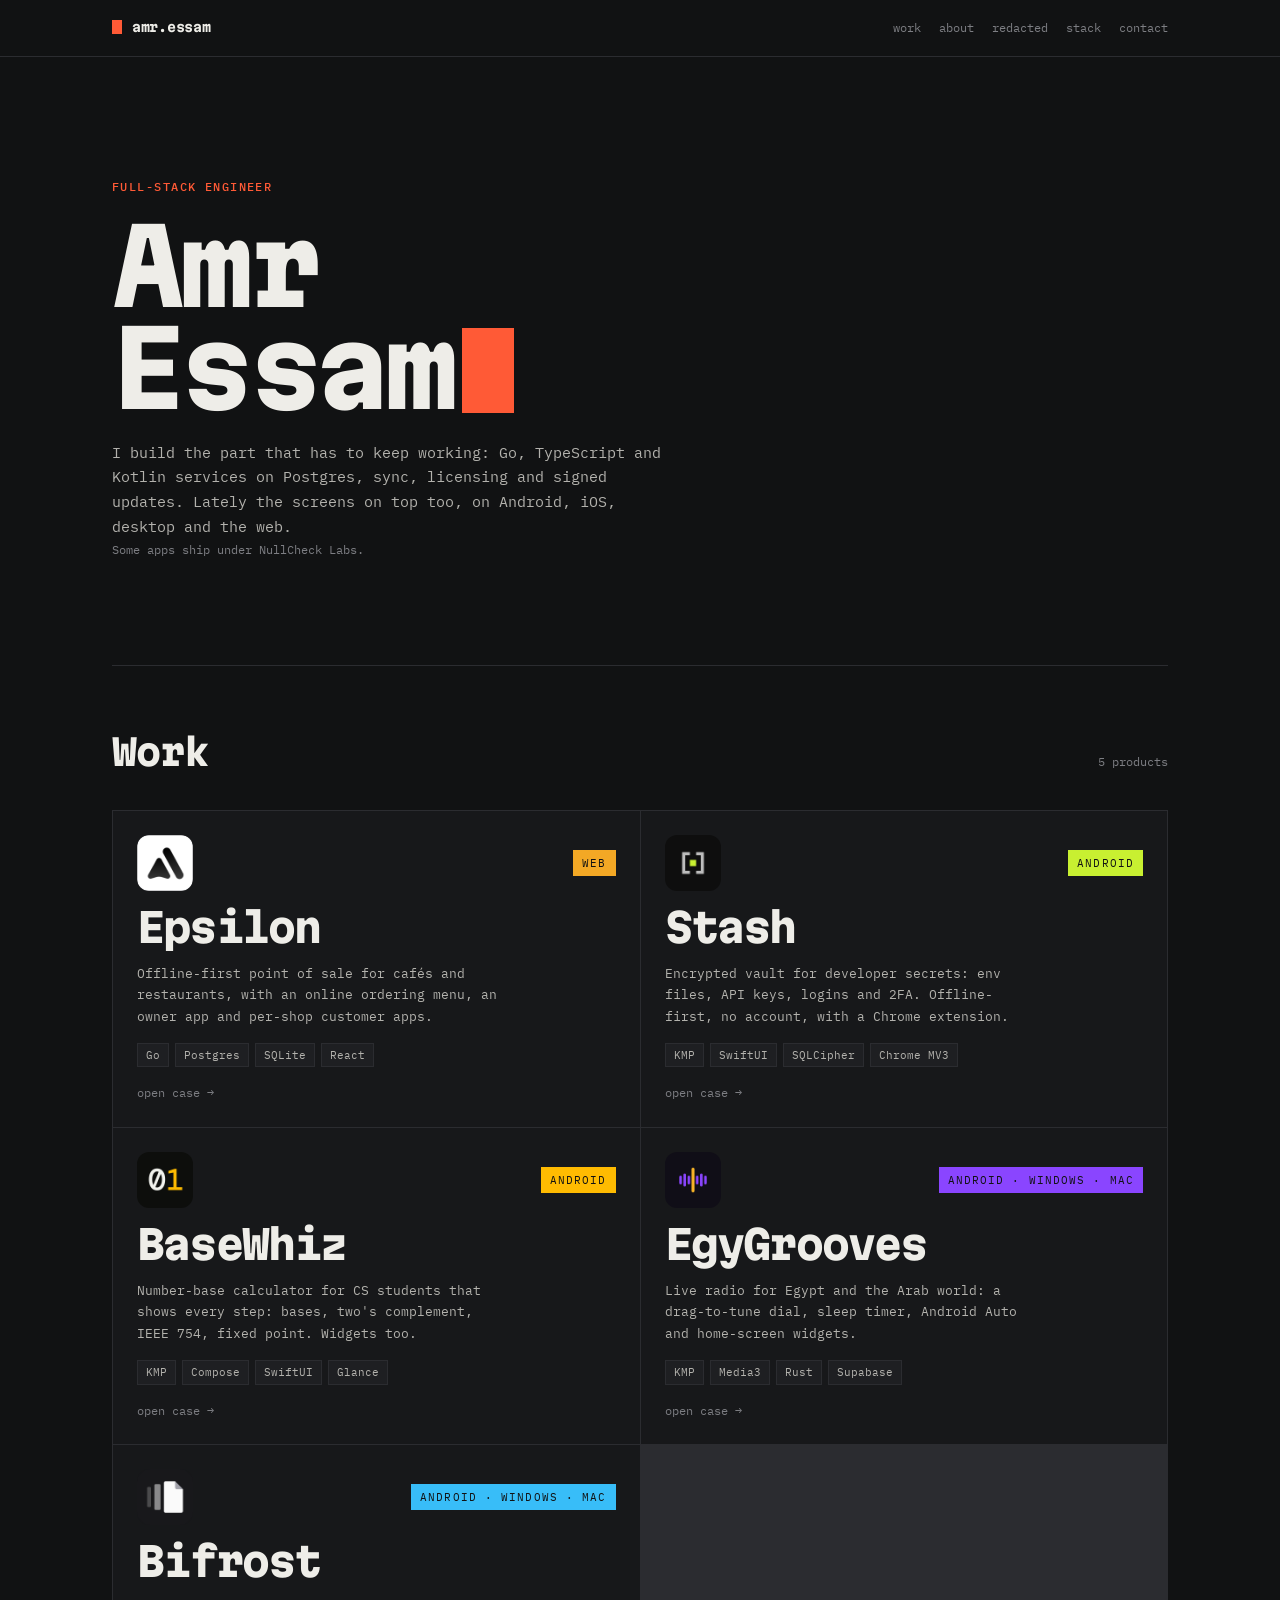
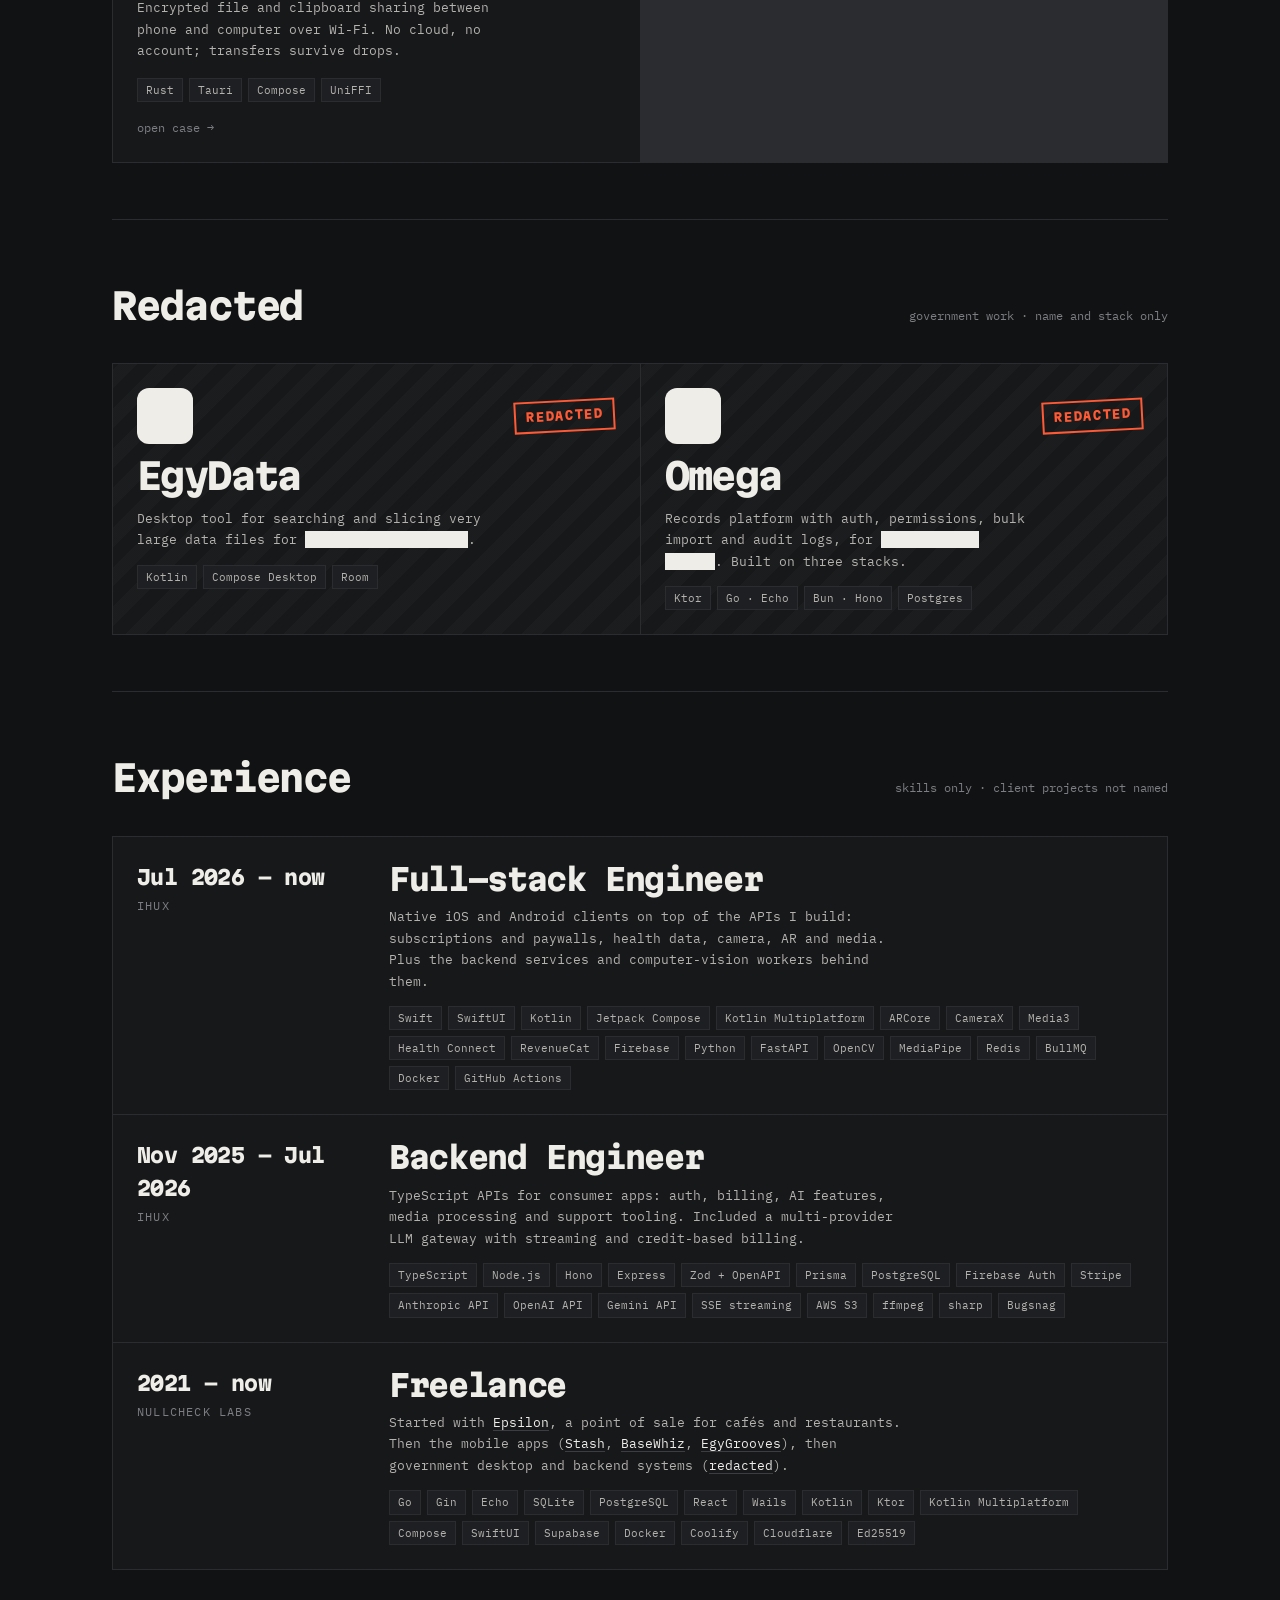
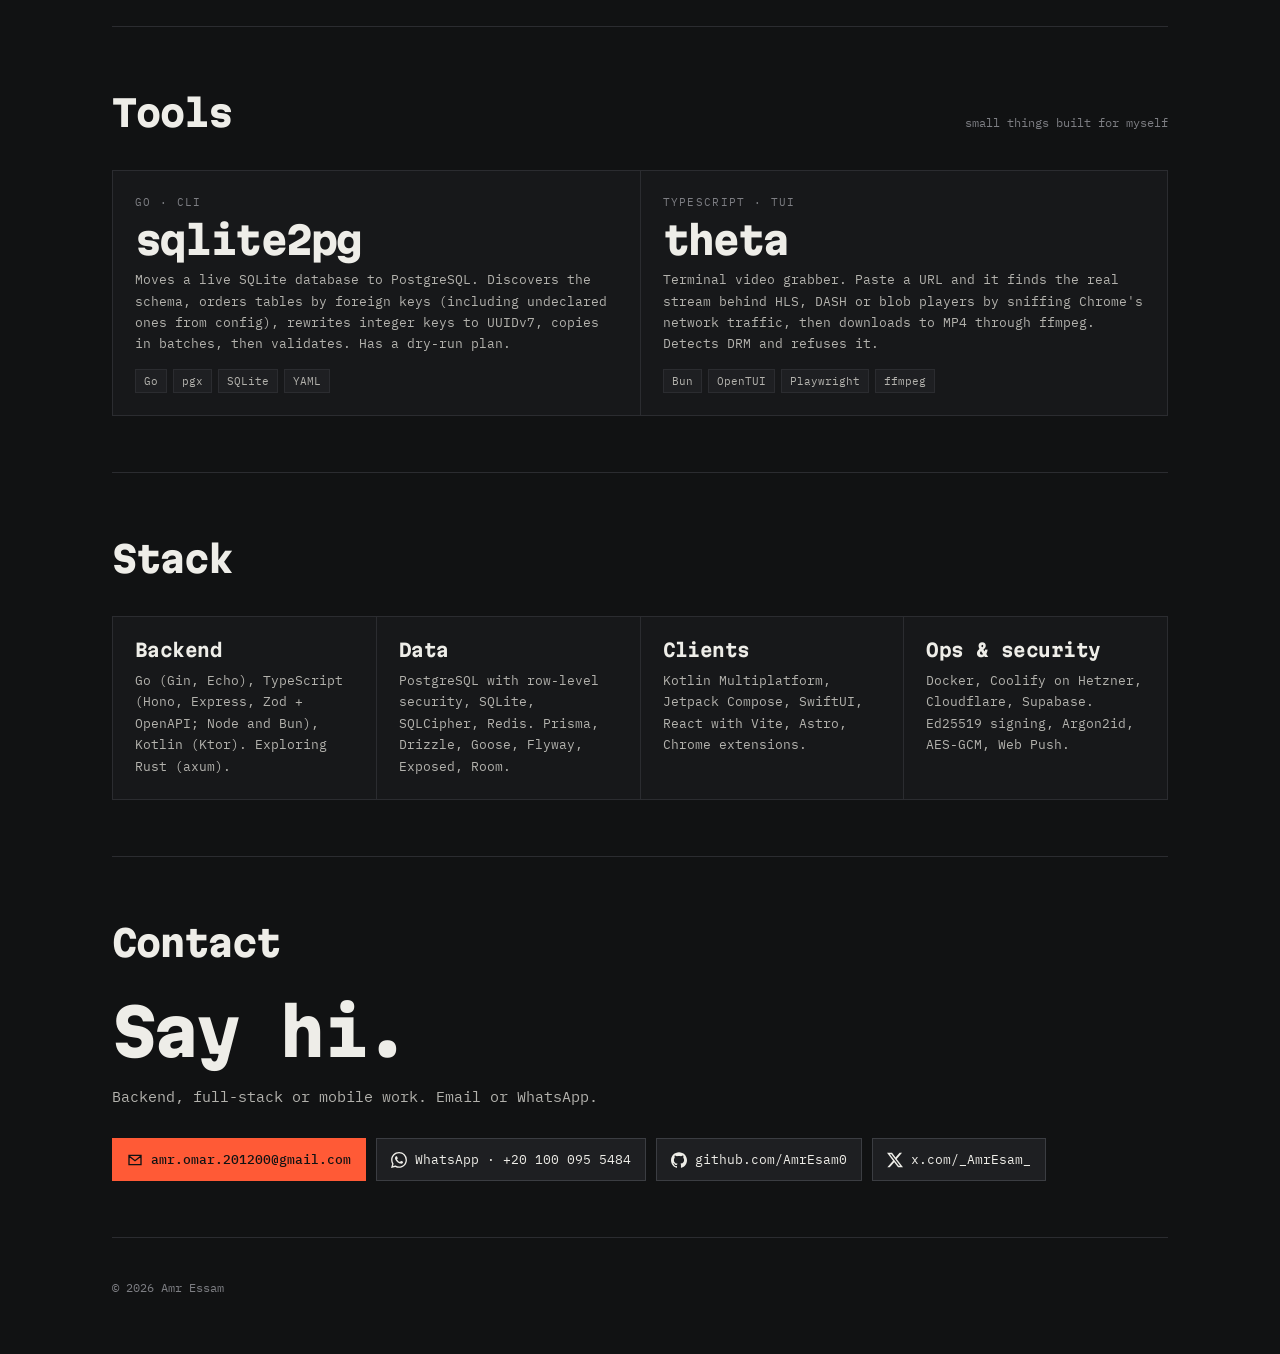
<file: index.html>
<!doctype html><html lang="en"><head><meta charset="utf-8"><meta name="viewport" content="width=device-width, initial-scale=1"><title>Amr Essam</title><meta name="description" content="Amr Essam: full-stack engineer. Go and Kotlin services, Postgres, and offline-first apps for Android, iOS, desktop and the web."><link rel="icon" href="/assets/favicon.svg"><link rel="preconnect" href="https://fonts.googleapis.com"><link rel="preconnect" href="https://fonts.gstatic.com" crossorigin><link rel="stylesheet" href="https://fonts.googleapis.com/css2?family=IBM+Plex+Mono:wght@400;500&family=Martian+Mono:wght@400;700;800&display=swap"><link rel="stylesheet" href="/assets/site.css?v=8"></head><body>
<header class="top"><div class="wrap"><a class="home" href="/">amr.essam</a><nav><a href="#work">work</a><a href="/about/">about</a><a href="#redacted">redacted</a><a class="opt" href="#stack">stack</a><a href="#contact">contact</a></nav></div></header>
<main class="wrap">
<section class="hero">
  <p class="kicker"><b>Full-stack engineer</b></p>
  <h1 class="display cursor">Amr<br>Essam</h1>
  <p class="sub">I build the part that has to keep working: Go, TypeScript and Kotlin services on Postgres, sync, licensing and signed updates. Lately the screens on top too, on Android, iOS, desktop and the web.</p>
  <p class="small">Some apps ship under NullCheck Labs.</p>
</section>

<section class="section" id="work"><div class="section-head"><h2>Work</h2><span class="small">5 products</span></div>
  <div class="grid c2">
    <a class="card" href="/epsilon/" style="--brand:#f3a825">
      <div class="card-top"><img class="card-icon" src="/assets/epsilon/icon.png" alt="Epsilon icon" width="56" height="56"><span class="status live">web</span></div>
      <span class="card-name">Epsilon</span>
      <p class="card-desc">Offline-first point of sale for cafés and restaurants, with an online ordering menu, an owner app and per-shop customer apps.</p>
      <ul class="tags"><li>Go</li><li>Postgres</li><li>SQLite</li><li>React</li></ul>
      <span class="go">open case →</span>
    </a>
    <a class="card" href="/stash/" style="--brand:#c8f031">
      <div class="card-top"><img class="card-icon" src="/assets/stash/icon.png" alt="Stash icon" width="56" height="56"><span class="status live">android</span></div>
      <span class="card-name">Stash</span>
      <p class="card-desc">Encrypted vault for developer secrets: env files, API keys, logins and 2FA. Offline-first, no account, with a Chrome extension.</p>
      <ul class="tags"><li>KMP</li><li>SwiftUI</li><li>SQLCipher</li><li>Chrome MV3</li></ul>
      <span class="go">open case →</span>
    </a>
    <a class="card" href="/basewhiz/" style="--brand:#ffbb01">
      <div class="card-top"><img class="card-icon" src="/assets/basewhiz/icon.png" alt="BaseWhiz icon" width="56" height="56"><span class="status live">android</span></div>
      <span class="card-name">BaseWhiz</span>
      <p class="card-desc">Number-base calculator for CS students that shows every step: bases, two's complement, IEEE 754, fixed point. Widgets too.</p>
      <ul class="tags"><li>KMP</li><li>Compose</li><li>SwiftUI</li><li>Glance</li></ul>
      <span class="go">open case →</span>
    </a>
    <a class="card" href="/egygrooves/" style="--brand:#8a45ff">
      <div class="card-top"><img class="card-icon" src="/assets/egygrooves/icon.png" alt="EgyGrooves icon" width="56" height="56"><span class="status live">android · windows · mac</span></div>
      <span class="card-name">EgyGrooves</span>
      <p class="card-desc">Live radio for Egypt and the Arab world: a drag-to-tune dial, sleep timer, Android Auto and home-screen widgets.</p>
      <ul class="tags"><li>KMP</li><li>Media3</li><li>Rust</li><li>Supabase</li></ul>
      <span class="go">open case →</span>
    </a>
    <a class="card" href="/bifrost/" style="--brand:#38bdf8">
      <div class="card-top"><img class="card-icon" src="/assets/bifrost/icon.png" alt="Bifrost icon" width="56" height="56"><span class="status live">android · windows · mac</span></div>
      <span class="card-name">Bifrost</span>
      <p class="card-desc">Encrypted file and clipboard sharing between phone and computer over Wi-Fi. No cloud, no account; transfers survive drops.</p>
      <ul class="tags"><li>Rust</li><li>Tauri</li><li>Compose</li><li>UniFFI</li></ul>
      <span class="go">open case →</span>
    </a>
  </div>
</section>

<section class="section" id="redacted"><div class="section-head"><h2>Redacted</h2><span class="small">government work · name and stack only</span></div>
  <div class="grid c2">
    <a class="redacted-card" href="/egydata/">
      <div class="card-top"><div class="icon-redacted" role="img" aria-label="Icon withheld"></div><span class="stamp">REDACTED</span></div>
      <span class="card-name">EgyData</span>
      <p class="card-desc">Desktop tool for searching and slicing very large data files for <span class="bar">xxxxxxxx xx xxxxxxxx</span>.</p>
      <ul class="tags"><li>Kotlin</li><li>Compose Desktop</li><li>Room</li></ul>
    </a>
    <a class="redacted-card" href="/omega/">
      <div class="card-top"><div class="icon-redacted" role="img" aria-label="Icon withheld"></div><span class="stamp">REDACTED</span></div>
      <span class="card-name">Omega</span>
      <p class="card-desc">Records platform with auth, permissions, bulk import and audit logs, for <span class="bar">xxxxxxxxx xx xxxxxx</span>. Built on three stacks.</p>
      <ul class="tags"><li>Ktor</li><li>Go · Echo</li><li>Bun · Hono</li><li>Postgres</li></ul>
    </a>
  </div>
</section>

<section class="section" id="experience"><div class="section-head"><h2>Experience</h2><span class="small">skills only · client projects not named</span></div>
  <div class="roles">
    <div class="role">
      <p class="when"><b>Jul 2026 – now</b>iHux</p>
      <div><h3>Full-stack Engineer</h3><p>Native iOS and Android clients on top of the APIs I build: subscriptions and paywalls, health data, camera, AR and media. Plus the backend services and computer-vision workers behind them.</p>
      <ul class="tags"><li>Swift</li><li>SwiftUI</li><li>Kotlin</li><li>Jetpack Compose</li><li>Kotlin Multiplatform</li><li>ARCore</li><li>CameraX</li><li>Media3</li><li>Health Connect</li><li>RevenueCat</li><li>Firebase</li><li>Python</li><li>FastAPI</li><li>OpenCV</li><li>MediaPipe</li><li>Redis</li><li>BullMQ</li><li>Docker</li><li>GitHub Actions</li></ul></div>
    </div>
    <div class="role">
      <p class="when"><b>Nov 2025 – Jul 2026</b>iHux</p>
      <div><h3>Backend Engineer</h3><p>TypeScript APIs for consumer apps: auth, billing, AI features, media processing and support tooling. Included a multi-provider LLM gateway with streaming and credit-based billing.</p>
      <ul class="tags"><li>TypeScript</li><li>Node.js</li><li>Hono</li><li>Express</li><li>Zod + OpenAPI</li><li>Prisma</li><li>PostgreSQL</li><li>Firebase Auth</li><li>Stripe</li><li>Anthropic API</li><li>OpenAI API</li><li>Gemini API</li><li>SSE streaming</li><li>AWS S3</li><li>ffmpeg</li><li>sharp</li><li>Bugsnag</li></ul></div>
    </div>
    <div class="role">
      <p class="when"><b>2021 – now</b>NullCheck Labs</p>
      <div><h3>Freelance</h3><p>Started with <a href="/epsilon/">Epsilon</a>, a point of sale for cafés and restaurants. Then the mobile apps (<a href="/stash/">Stash</a>, <a href="/basewhiz/">BaseWhiz</a>, <a href="/egygrooves/">EgyGrooves</a>), then government desktop and backend systems (<a href="/#redacted">redacted</a>).</p>
      <ul class="tags"><li>Go</li><li>Gin</li><li>Echo</li><li>SQLite</li><li>PostgreSQL</li><li>React</li><li>Wails</li><li>Kotlin</li><li>Ktor</li><li>Kotlin Multiplatform</li><li>Compose</li><li>SwiftUI</li><li>Supabase</li><li>Docker</li><li>Coolify</li><li>Cloudflare</li><li>Ed25519</li></ul></div>
    </div>
  </div>
</section>

<section class="section" id="tools"><div class="section-head"><h2>Tools</h2><span class="small">small things built for myself</span></div>
  <div class="grid c2">
    <div class="cell"><p class="label">Go · CLI</p><h3 class="num">sqlite2pg</h3><p>Moves a live SQLite database to PostgreSQL. Discovers the schema, orders tables by foreign keys (including undeclared ones from config), rewrites integer keys to UUIDv7, copies in batches, then validates. Has a dry-run plan.</p><ul class="tags"><li>Go</li><li>pgx</li><li>SQLite</li><li>YAML</li></ul></div>
    <div class="cell"><p class="label">TypeScript · TUI</p><h3 class="num">theta</h3><p>Terminal video grabber. Paste a URL and it finds the real stream behind HLS, DASH or blob players by sniffing Chrome's network traffic, then downloads to MP4 through ffmpeg. Detects DRM and refuses it.</p><ul class="tags"><li>Bun</li><li>OpenTUI</li><li>Playwright</li><li>ffmpeg</li></ul></div>
  </div>
</section>

<section class="section" id="stack"><div class="section-head"><h2>Stack</h2></div>
  <div class="grid c4">
    <div class="cell"><h3>Backend</h3><p>Go (Gin, Echo), TypeScript (Hono, Express, Zod + OpenAPI; Node and Bun), Kotlin (Ktor). Exploring Rust (axum).</p></div>
    <div class="cell"><h3>Data</h3><p>PostgreSQL with row-level security, SQLite, SQLCipher, Redis. Prisma, Drizzle, Goose, Flyway, Exposed, Room.</p></div>
    <div class="cell"><h3>Clients</h3><p>Kotlin Multiplatform, Jetpack Compose, SwiftUI, React with Vite, Astro, Chrome extensions.</p></div>
    <div class="cell"><h3>Ops &amp; security</h3><p>Docker, Coolify on Hetzner, Cloudflare, Supabase. Ed25519 signing, Argon2id, AES-GCM, Web Push.</p></div>
  </div>
</section>

<section class="section" id="contact"><div class="section-head"><h2>Contact</h2></div>
  <p class="display md">Say hi.</p>
  <p class="sub">Backend, full-stack or mobile work. Email or WhatsApp.</p>
  <div class="actions"><a class="btn solid" href="mailto:amr.omar.201200@gmail.com"><svg aria-hidden="true" focusable="false" width="16" height="16" viewBox="0 0 24 24"><path fill="none" stroke="currentColor" stroke-width="2" d="M3 5h18v14H3zM3 6l9 7 9-7"/></svg>amr.omar.201200@gmail.com</a><a class="btn" href="https://wa.me/201000955484"><svg aria-hidden="true" focusable="false" width="16" height="16" viewBox="0 0 24 24"><path fill="currentColor" d="M17.472 14.382c-.297-.149-1.758-.867-2.03-.967-.273-.099-.471-.148-.67.15-.197.297-.767.966-.94 1.164-.173.199-.347.223-.644.075-.297-.15-1.255-.463-2.39-1.475-.883-.788-1.48-1.761-1.653-2.059-.173-.297-.018-.458.13-.606.134-.133.298-.347.446-.52.149-.174.198-.298.298-.497.099-.198.05-.371-.025-.52-.075-.149-.669-1.612-.916-2.207-.242-.579-.487-.5-.669-.51-.173-.008-.371-.01-.57-.01-.198 0-.52.074-.792.372-.272.297-1.04 1.016-1.04 2.479 0 1.462 1.065 2.875 1.213 3.074.149.198 2.096 3.2 5.077 4.487.709.306 1.262.489 1.694.625.712.227 1.36.195 1.871.118.571-.085 1.758-.719 2.006-1.413.248-.694.248-1.289.173-1.413-.074-.124-.272-.198-.57-.347m-5.421 7.403h-.004a9.87 9.87 0 0 1-5.031-1.378l-.361-.214-3.741.982.998-3.648-.235-.374a9.86 9.86 0 0 1-1.51-5.26c.001-5.45 4.436-9.884 9.888-9.884 2.64 0 5.122 1.03 6.988 2.898a9.825 9.825 0 0 1 2.893 6.994c-.003 5.45-4.437 9.884-9.885 9.884m8.413-18.297A11.815 11.815 0 0 0 12.05 0C5.495 0 .16 5.335.157 11.892c0 2.096.547 4.142 1.588 5.945L.057 24l6.305-1.654a11.882 11.882 0 0 0 5.683 1.448h.005c6.554 0 11.89-5.335 11.893-11.893a11.821 11.821 0 0 0-3.48-8.413Z"/></svg>WhatsApp · +20 100 095 5484</a><a class="btn" href="https://github.com/AmrEsam0"><svg aria-hidden="true" focusable="false" width="16" height="16" viewBox="0 0 24 24"><path fill="currentColor" d="M12 .297c-6.63 0-12 5.373-12 12 0 5.303 3.438 9.8 8.205 11.385.6.113.82-.258.82-.577 0-.285-.01-1.04-.015-2.04-3.338.724-4.042-1.61-4.042-1.61C4.422 18.07 3.633 17.7 3.633 17.7c-1.087-.744.084-.729.084-.729 1.205.084 1.838 1.236 1.838 1.236 1.07 1.835 2.809 1.305 3.495.998.108-.776.417-1.305.76-1.605-2.665-.3-5.466-1.332-5.466-5.93 0-1.31.465-2.38 1.235-3.22-.135-.303-.54-1.523.105-3.176 0 0 1.005-.322 3.3 1.23.96-.267 1.98-.399 3-.405 1.02.006 2.04.138 3 .405 2.28-1.552 3.285-1.23 3.285-1.23.645 1.653.24 2.873.12 3.176.765.84 1.23 1.91 1.23 3.22 0 4.61-2.805 5.625-5.475 5.92.42.36.81 1.096.81 2.22 0 1.606-.015 2.896-.015 3.286 0 .315.21.69.825.57C20.565 22.092 24 17.592 24 12.297c0-6.627-5.373-12-12-12"/></svg>github.com/AmrEsam0</a><a class="btn" href="https://x.com/_AmrEsam_"><svg aria-hidden="true" focusable="false" width="16" height="16" viewBox="0 0 24 24"><path fill="currentColor" d="M18.901 1.153h3.68l-8.04 9.19L24 22.846h-7.406l-5.8-7.584-6.638 7.584H.474l8.6-9.83L0 1.154h7.594l5.243 6.932ZM17.61 20.644h2.039L6.486 3.24H4.298Z"/></svg>x.com/_AmrEsam_</a></div>
</section>
</main>
<footer class="foot"><div class="wrap"><span>© 2026 Amr Essam</span></div></footer>
</body></html>
</file>
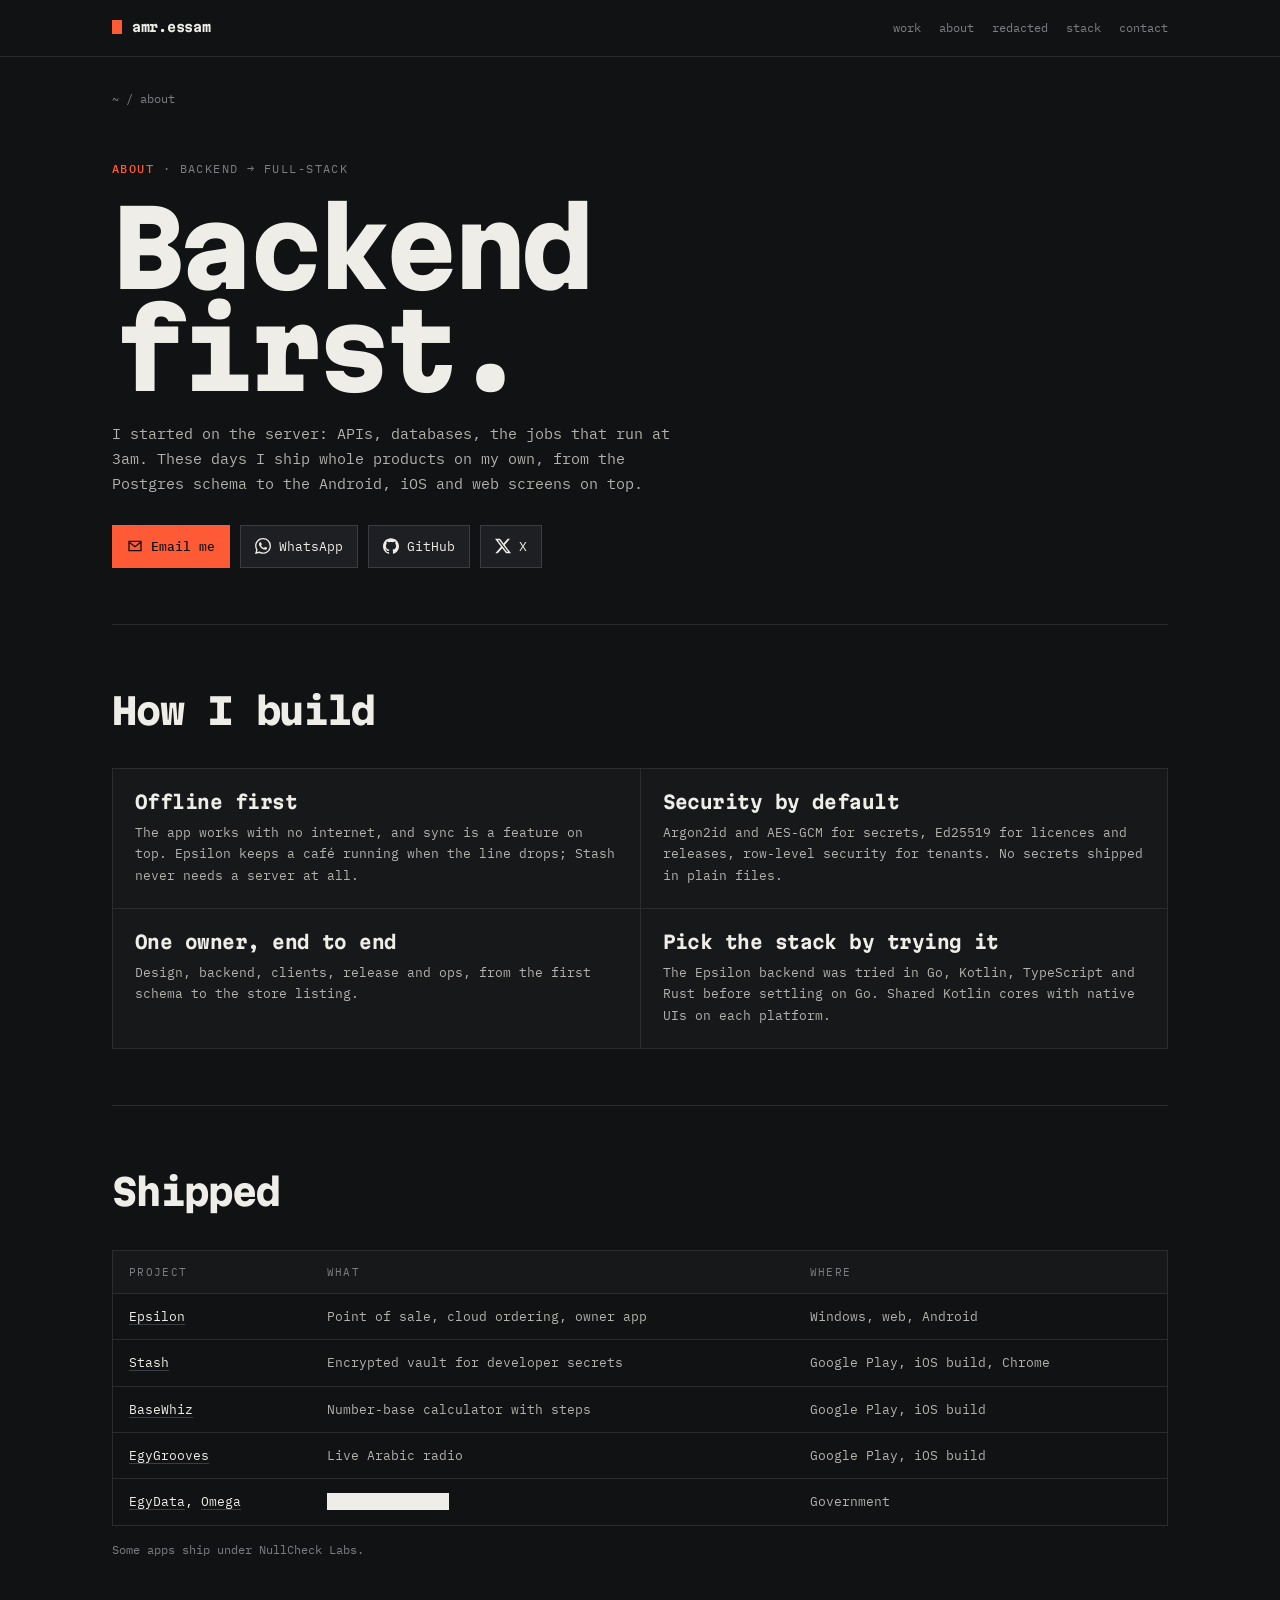
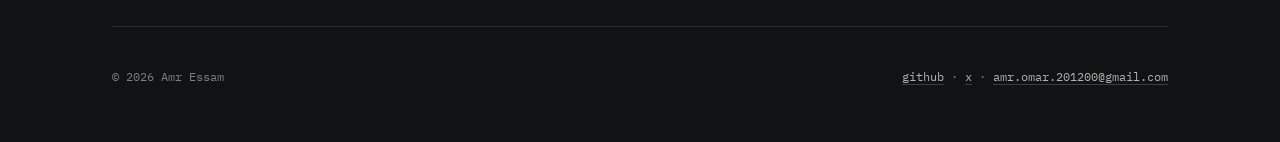
<file: about/index.html>
<!doctype html><html lang="en"><head><meta charset="utf-8"><meta name="viewport" content="width=device-width, initial-scale=1"><title>About · Amr Essam</title><meta name="description" content="About Amr Essam: backend engineer, now full-stack."><link rel="icon" href="/assets/favicon.svg"><link rel="preconnect" href="https://fonts.googleapis.com"><link rel="preconnect" href="https://fonts.gstatic.com" crossorigin><link rel="stylesheet" href="https://fonts.googleapis.com/css2?family=IBM+Plex+Mono:wght@400;500&family=Martian+Mono:wght@400;700;800&display=swap"><link rel="stylesheet" href="/assets/site.css?v=8"></head><body>
<header class="top"><div class="wrap"><a class="home" href="/">amr.essam</a><nav><a href="/#work">work</a><a href="/about/">about</a><a href="/#redacted">redacted</a><a class="opt" href="/#stack">stack</a><a href="/#contact">contact</a></nav></div></header>
<main class="wrap">
<p class="crumbs"><a href="/">~</a> / about</p>
<section class="p-head">
  <p class="kicker"><b>About</b> · backend → full-stack</p>
  <h1 class="display">Backend<br>first.</h1>
  <p class="sub">I started on the server: APIs, databases, the jobs that run at 3am. These days I ship whole products on my own, from the Postgres schema to the Android, iOS and web screens on top.</p>
  <div class="actions"><a class="btn solid" href="mailto:amr.omar.201200@gmail.com"><svg aria-hidden="true" focusable="false" width="16" height="16" viewBox="0 0 24 24"><path fill="none" stroke="currentColor" stroke-width="2" d="M3 5h18v14H3zM3 6l9 7 9-7"/></svg>Email me</a><a class="btn" href="https://wa.me/201000955484"><svg aria-hidden="true" focusable="false" width="16" height="16" viewBox="0 0 24 24"><path fill="currentColor" d="M17.472 14.382c-.297-.149-1.758-.867-2.03-.967-.273-.099-.471-.148-.67.15-.197.297-.767.966-.94 1.164-.173.199-.347.223-.644.075-.297-.15-1.255-.463-2.39-1.475-.883-.788-1.48-1.761-1.653-2.059-.173-.297-.018-.458.13-.606.134-.133.298-.347.446-.52.149-.174.198-.298.298-.497.099-.198.05-.371-.025-.52-.075-.149-.669-1.612-.916-2.207-.242-.579-.487-.5-.669-.51-.173-.008-.371-.01-.57-.01-.198 0-.52.074-.792.372-.272.297-1.04 1.016-1.04 2.479 0 1.462 1.065 2.875 1.213 3.074.149.198 2.096 3.2 5.077 4.487.709.306 1.262.489 1.694.625.712.227 1.36.195 1.871.118.571-.085 1.758-.719 2.006-1.413.248-.694.248-1.289.173-1.413-.074-.124-.272-.198-.57-.347m-5.421 7.403h-.004a9.87 9.87 0 0 1-5.031-1.378l-.361-.214-3.741.982.998-3.648-.235-.374a9.86 9.86 0 0 1-1.51-5.26c.001-5.45 4.436-9.884 9.888-9.884 2.64 0 5.122 1.03 6.988 2.898a9.825 9.825 0 0 1 2.893 6.994c-.003 5.45-4.437 9.884-9.885 9.884m8.413-18.297A11.815 11.815 0 0 0 12.05 0C5.495 0 .16 5.335.157 11.892c0 2.096.547 4.142 1.588 5.945L.057 24l6.305-1.654a11.882 11.882 0 0 0 5.683 1.448h.005c6.554 0 11.89-5.335 11.893-11.893a11.821 11.821 0 0 0-3.48-8.413Z"/></svg>WhatsApp</a><a class="btn" href="https://github.com/AmrEsam0"><svg aria-hidden="true" focusable="false" width="16" height="16" viewBox="0 0 24 24"><path fill="currentColor" d="M12 .297c-6.63 0-12 5.373-12 12 0 5.303 3.438 9.8 8.205 11.385.6.113.82-.258.82-.577 0-.285-.01-1.04-.015-2.04-3.338.724-4.042-1.61-4.042-1.61C4.422 18.07 3.633 17.7 3.633 17.7c-1.087-.744.084-.729.084-.729 1.205.084 1.838 1.236 1.838 1.236 1.07 1.835 2.809 1.305 3.495.998.108-.776.417-1.305.76-1.605-2.665-.3-5.466-1.332-5.466-5.93 0-1.31.465-2.38 1.235-3.22-.135-.303-.54-1.523.105-3.176 0 0 1.005-.322 3.3 1.23.96-.267 1.98-.399 3-.405 1.02.006 2.04.138 3 .405 2.28-1.552 3.285-1.23 3.285-1.23.645 1.653.24 2.873.12 3.176.765.84 1.23 1.91 1.23 3.22 0 4.61-2.805 5.625-5.475 5.92.42.36.81 1.096.81 2.22 0 1.606-.015 2.896-.015 3.286 0 .315.21.69.825.57C20.565 22.092 24 17.592 24 12.297c0-6.627-5.373-12-12-12"/></svg>GitHub</a><a class="btn" href="https://x.com/_AmrEsam_"><svg aria-hidden="true" focusable="false" width="16" height="16" viewBox="0 0 24 24"><path fill="currentColor" d="M18.901 1.153h3.68l-8.04 9.19L24 22.846h-7.406l-5.8-7.584-6.638 7.584H.474l8.6-9.83L0 1.154h7.594l5.243 6.932ZM17.61 20.644h2.039L6.486 3.24H4.298Z"/></svg>X</a></div>
</section>

<section class="section"><div class="section-head"><h2>How I build</h2></div>
  <div class="grid c2">
    <div class="cell"><h3>Offline first</h3><p>The app works with no internet, and sync is a feature on top. Epsilon keeps a café running when the line drops; Stash never needs a server at all.</p></div>
    <div class="cell"><h3>Security by default</h3><p>Argon2id and AES-GCM for secrets, Ed25519 for licences and releases, row-level security for tenants. No secrets shipped in plain files.</p></div>
    <div class="cell"><h3>One owner, end to end</h3><p>Design, backend, clients, release and ops, from the first schema to the store listing.</p></div>
    <div class="cell"><h3>Pick the stack by trying it</h3><p>The Epsilon backend was tried in Go, Kotlin, TypeScript and Rust before settling on Go. Shared Kotlin cores with native UIs on each platform.</p></div>
  </div>
</section>

<section class="section"><div class="section-head"><h2>Shipped</h2></div>
  <div class="table-wrap"><table class="stack"><thead><tr><th>Project</th><th>What</th><th>Where</th></tr></thead><tbody>
    <tr><td><a href="/epsilon/">Epsilon</a></td><td>Point of sale, cloud ordering, owner app</td><td>Windows, web, Android</td></tr>
    <tr><td><a href="/stash/">Stash</a></td><td>Encrypted vault for developer secrets</td><td>Google Play, iOS build, Chrome</td></tr>
    <tr><td><a href="/basewhiz/">BaseWhiz</a></td><td>Number-base calculator with steps</td><td>Google Play, iOS build</td></tr>
    <tr><td><a href="/egygrooves/">EgyGrooves</a></td><td>Live Arabic radio</td><td>Google Play, iOS build</td></tr>
    <tr><td><a href="/egydata/">EgyData</a>, <a href="/omega/">Omega</a></td><td><span class="bar">xxxxxxxxxx xxxx</span></td><td>Government</td></tr>
  </tbody></table></div>
  <p class="small">Some apps ship under NullCheck Labs.</p>
</section>
</main>
<footer class="foot"><div class="wrap"><span>© 2026 Amr Essam</span><span><a href="https://github.com/AmrEsam0">github</a> · <a href="https://x.com/_AmrEsam_">x</a> · <a href="mailto:amr.omar.201200@gmail.com">amr.omar.201200@gmail.com</a></span></div></footer>
</body></html>
</file>
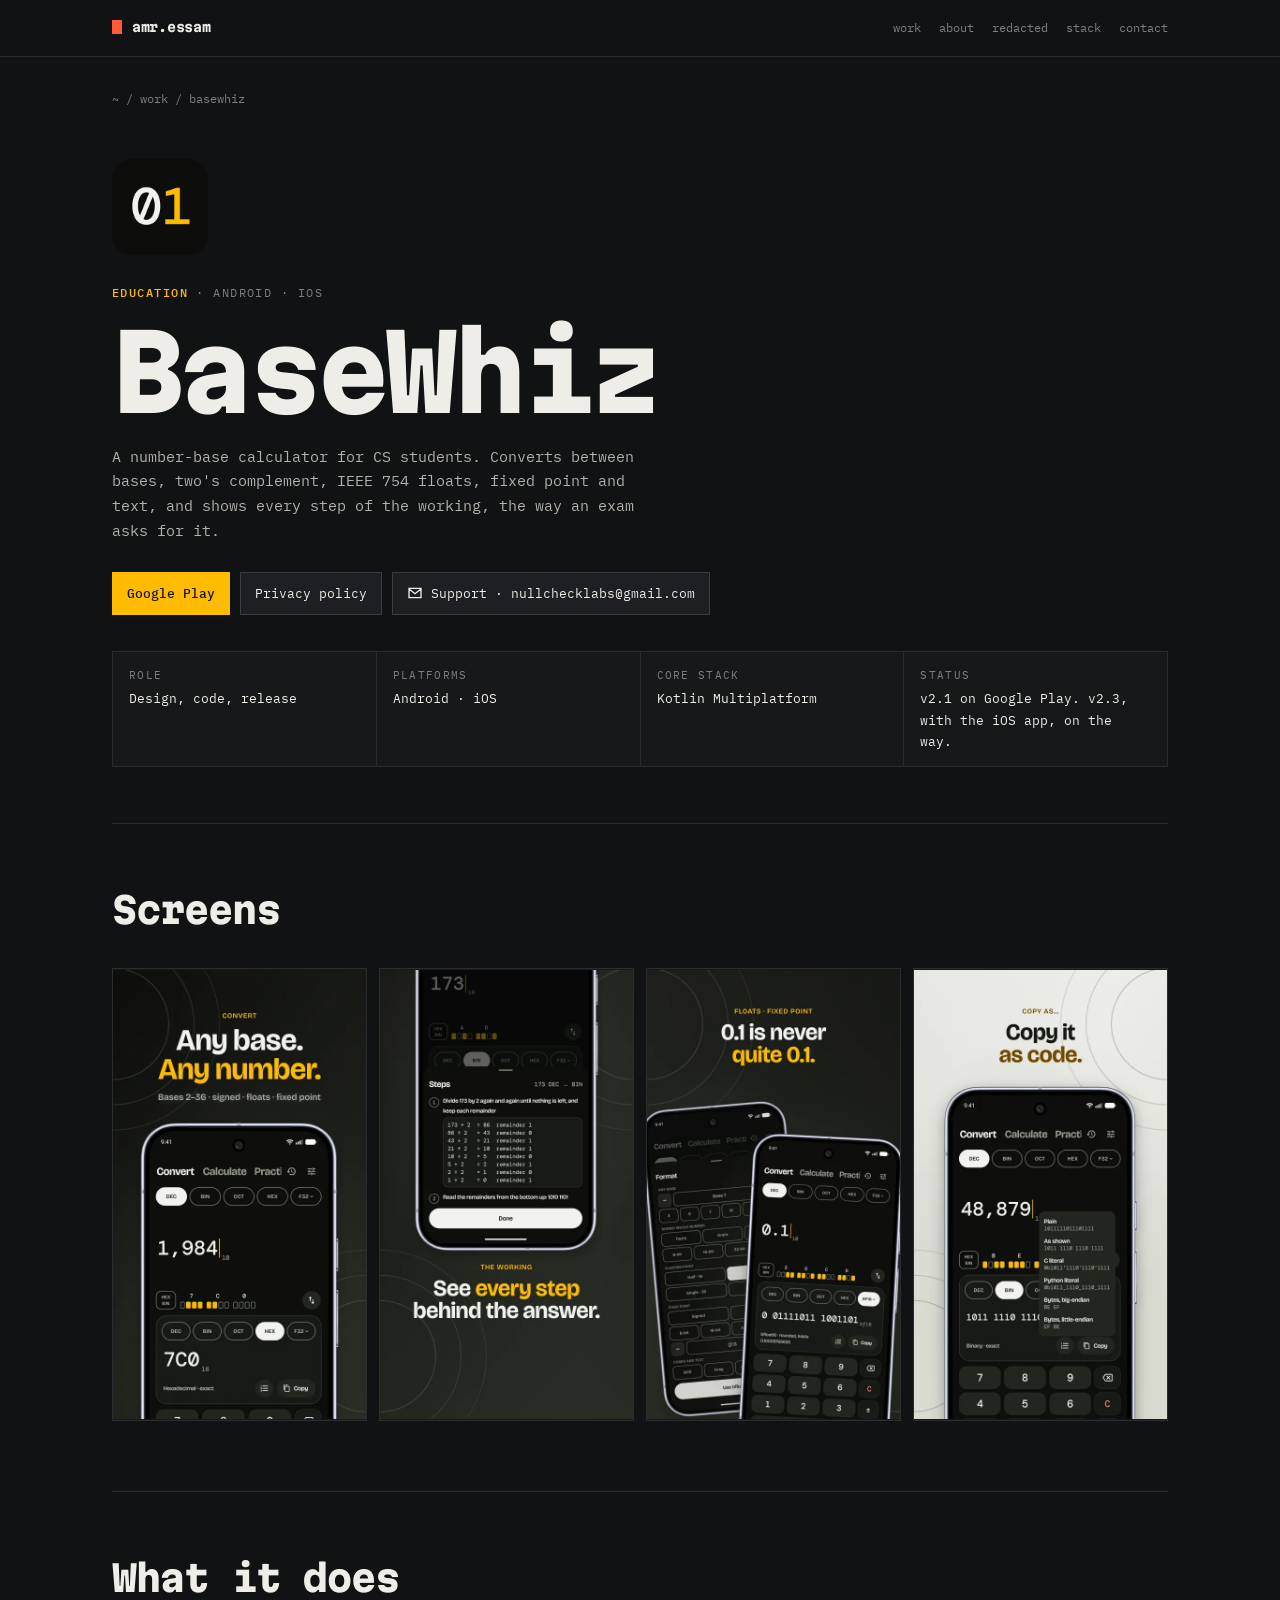
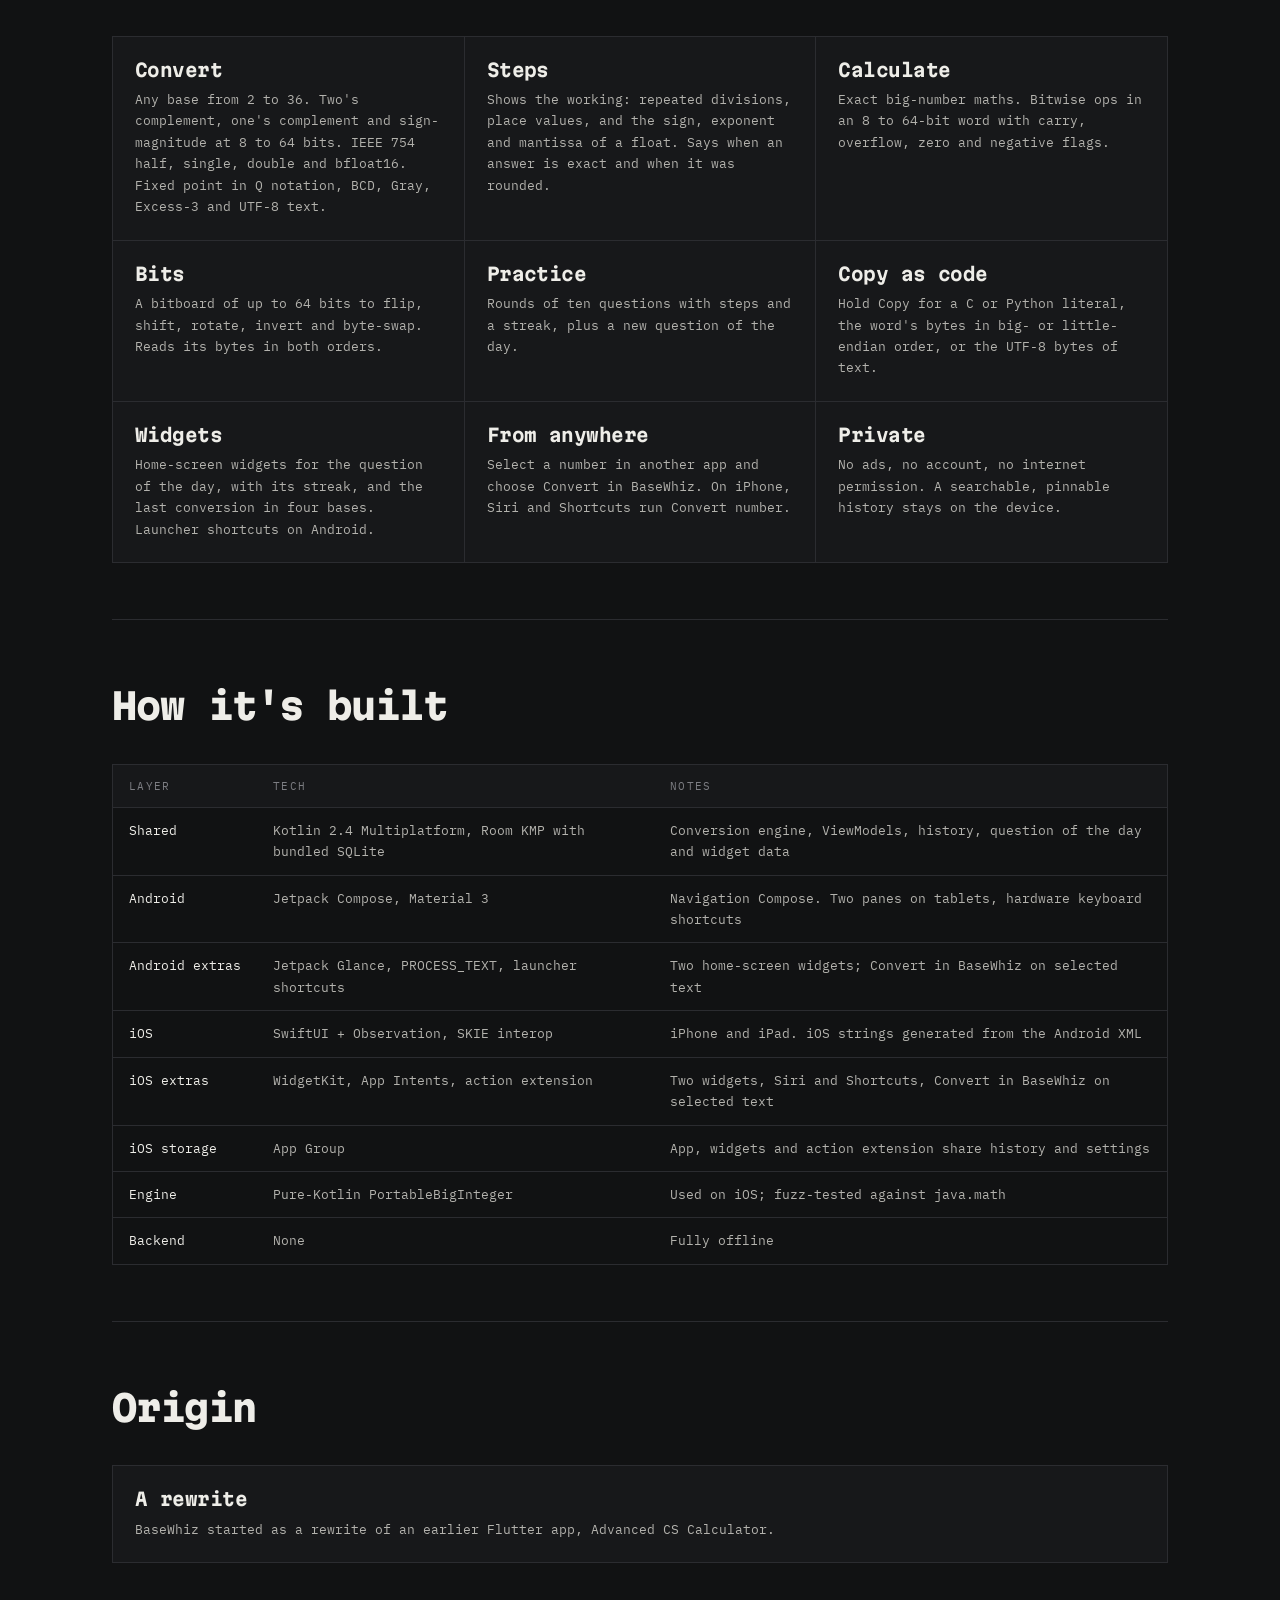
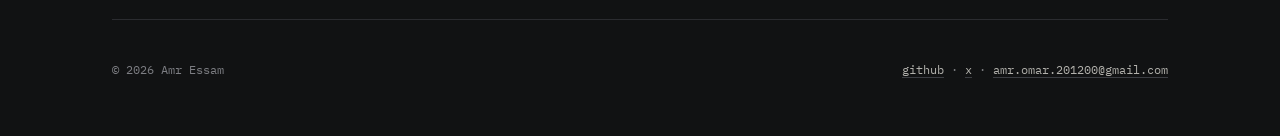
<file: basewhiz/index.html>
<!doctype html><html lang="en"><head><meta charset="utf-8"><meta name="viewport" content="width=device-width, initial-scale=1"><title>BaseWhiz · Amr Essam</title><meta name="description" content="BaseWhiz: a number-base calculator for CS students that shows every step of the working."><link rel="icon" href="/assets/basewhiz/icon.png"><link rel="preconnect" href="https://fonts.googleapis.com"><link rel="preconnect" href="https://fonts.gstatic.com" crossorigin><link rel="stylesheet" href="https://fonts.googleapis.com/css2?family=IBM+Plex+Mono:wght@400;500&family=Martian+Mono:wght@400;700;800&display=swap"><link rel="stylesheet" href="/assets/site.css?v=8"></head><body style="--brand:#ffbb01">
<header class="top"><div class="wrap"><a class="home" href="/">amr.essam</a><nav><a href="/#work">work</a><a href="/about/">about</a><a href="/#redacted">redacted</a><a class="opt" href="/#stack">stack</a><a href="/#contact">contact</a></nav></div></header>
<main class="wrap">
<p class="crumbs"><a href="/">~</a> / <a href="/#work">work</a> / basewhiz</p>
<section class="p-head">
  <img class="p-icon" src="/assets/basewhiz/icon.png" alt="BaseWhiz app icon" width="96" height="96">
  <p class="kicker"><b>Education</b> · Android · iOS</p>
  <h1 class="display">BaseWhiz</h1>
  <p class="sub">A number-base calculator for CS students. Converts between bases, two's complement, IEEE 754 floats, fixed point and text, and shows every step of the working, the way an exam asks for it.</p>
  <div class="actions">
    <a class="btn solid" href="https://play.google.com/store/apps/details?id=com.labyrinthcode.basewhiz">Google Play</a>
    <a class="btn" href="/basewhiz/privacy/">Privacy policy</a>
    <a class="btn" href="mailto:nullchecklabs@gmail.com"><svg aria-hidden="true" focusable="false" width="16" height="16" viewBox="0 0 24 24"><path fill="none" stroke="currentColor" stroke-width="2" d="M3 5h18v14H3zM3 6l9 7 9-7"/></svg>Support · nullchecklabs@gmail.com</a>
  </div>
  <dl class="meta"><div><dt>Role</dt><dd>Design, code, release</dd></div><div><dt>Platforms</dt><dd>Android · iOS</dd></div><div><dt>Core stack</dt><dd>Kotlin Multiplatform</dd></div><div><dt>Status</dt><dd>v2.1 on Google Play. v2.3, with the iOS app, on the way.</dd></div></dl>
</section>
<section class="section"><div class="section-head"><h2>Screens</h2></div>
  <div class="gallery">
    <img src="/assets/basewhiz/phone-01.webp" alt="BaseWhiz screen 1 of 7" width="540" height="960" loading="lazy">
    <img src="/assets/basewhiz/phone-02.webp" alt="BaseWhiz screen 2 of 7" width="540" height="960" loading="lazy">
    <img src="/assets/basewhiz/phone-03.webp" alt="BaseWhiz screen 3 of 7" width="540" height="960" loading="lazy">
    <img src="/assets/basewhiz/phone-04.webp" alt="BaseWhiz screen 4 of 7" width="540" height="960" loading="lazy">
    <img src="/assets/basewhiz/phone-05.webp" alt="BaseWhiz screen 5 of 7" width="540" height="960" loading="lazy">
    <img src="/assets/basewhiz/phone-06.webp" alt="BaseWhiz screen 6 of 7" width="540" height="960" loading="lazy">
    <img src="/assets/basewhiz/phone-07.webp" alt="BaseWhiz screen 7 of 7" width="540" height="960" loading="lazy">
  </div>
</section>
<section class="section"><div class="section-head"><h2>What it does</h2></div>
  <div class="grid c3">
    <div class="cell"><h3>Convert</h3><p>Any base from 2 to 36. Two's complement, one's complement and sign-magnitude at 8 to 64 bits. IEEE 754 half, single, double and bfloat16. Fixed point in Q notation, BCD, Gray, Excess-3 and UTF-8 text.</p></div>
    <div class="cell"><h3>Steps</h3><p>Shows the working: repeated divisions, place values, and the sign, exponent and mantissa of a float. Says when an answer is exact and when it was rounded.</p></div>
    <div class="cell"><h3>Calculate</h3><p>Exact big-number maths. Bitwise ops in an 8 to 64-bit word with carry, overflow, zero and negative flags.</p></div>
    <div class="cell"><h3>Bits</h3><p>A bitboard of up to 64 bits to flip, shift, rotate, invert and byte-swap. Reads its bytes in both orders.</p></div>
    <div class="cell"><h3>Practice</h3><p>Rounds of ten questions with steps and a streak, plus a new question of the day.</p></div>
    <div class="cell"><h3>Copy as code</h3><p>Hold Copy for a C or Python literal, the word's bytes in big- or little-endian order, or the UTF-8 bytes of text.</p></div>
    <div class="cell"><h3>Widgets</h3><p>Home-screen widgets for the question of the day, with its streak, and the last conversion in four bases. Launcher shortcuts on Android.</p></div>
    <div class="cell"><h3>From anywhere</h3><p>Select a number in another app and choose Convert in BaseWhiz. On iPhone, Siri and Shortcuts run Convert number.</p></div>
    <div class="cell"><h3>Private</h3><p>No ads, no account, no internet permission. A searchable, pinnable history stays on the device.</p></div>
  </div>
</section>
<section class="section"><div class="section-head"><h2>How it's built</h2></div>
  <div class="table-wrap"><table class="stack"><thead><tr><th>Layer</th><th>Tech</th><th>Notes</th></tr></thead><tbody>
    <tr><td>Shared</td><td>Kotlin 2.4 Multiplatform, Room KMP with bundled SQLite</td><td>Conversion engine, ViewModels, history, question of the day and widget data</td></tr>
    <tr><td>Android</td><td>Jetpack Compose, Material 3</td><td>Navigation Compose. Two panes on tablets, hardware keyboard shortcuts</td></tr>
    <tr><td>Android extras</td><td>Jetpack Glance, PROCESS_TEXT, launcher shortcuts</td><td>Two home-screen widgets; Convert in BaseWhiz on selected text</td></tr>
    <tr><td>iOS</td><td>SwiftUI + Observation, SKIE interop</td><td>iPhone and iPad. iOS strings generated from the Android XML</td></tr>
    <tr><td>iOS extras</td><td>WidgetKit, App Intents, action extension</td><td>Two widgets, Siri and Shortcuts, Convert in BaseWhiz on selected text</td></tr>
    <tr><td>iOS storage</td><td>App Group</td><td>App, widgets and action extension share history and settings</td></tr>
    <tr><td>Engine</td><td>Pure-Kotlin PortableBigInteger</td><td>Used on iOS; fuzz-tested against java.math</td></tr>
    <tr><td>Backend</td><td>None</td><td>Fully offline</td></tr>
  </tbody></table></div>
</section>
<section class="section"><div class="section-head"><h2>Origin</h2></div>
  <div class="grid"><div class="cell"><h3>A rewrite</h3><p>BaseWhiz started as a rewrite of an earlier Flutter app, Advanced CS Calculator.</p></div></div>
</section>
</main>
<footer class="foot"><div class="wrap"><span>© 2026 Amr Essam</span><span><a href="https://github.com/AmrEsam0">github</a> · <a href="https://x.com/_AmrEsam_">x</a> · <a href="mailto:amr.omar.201200@gmail.com">amr.omar.201200@gmail.com</a></span></div></footer>
</body></html>
</file>
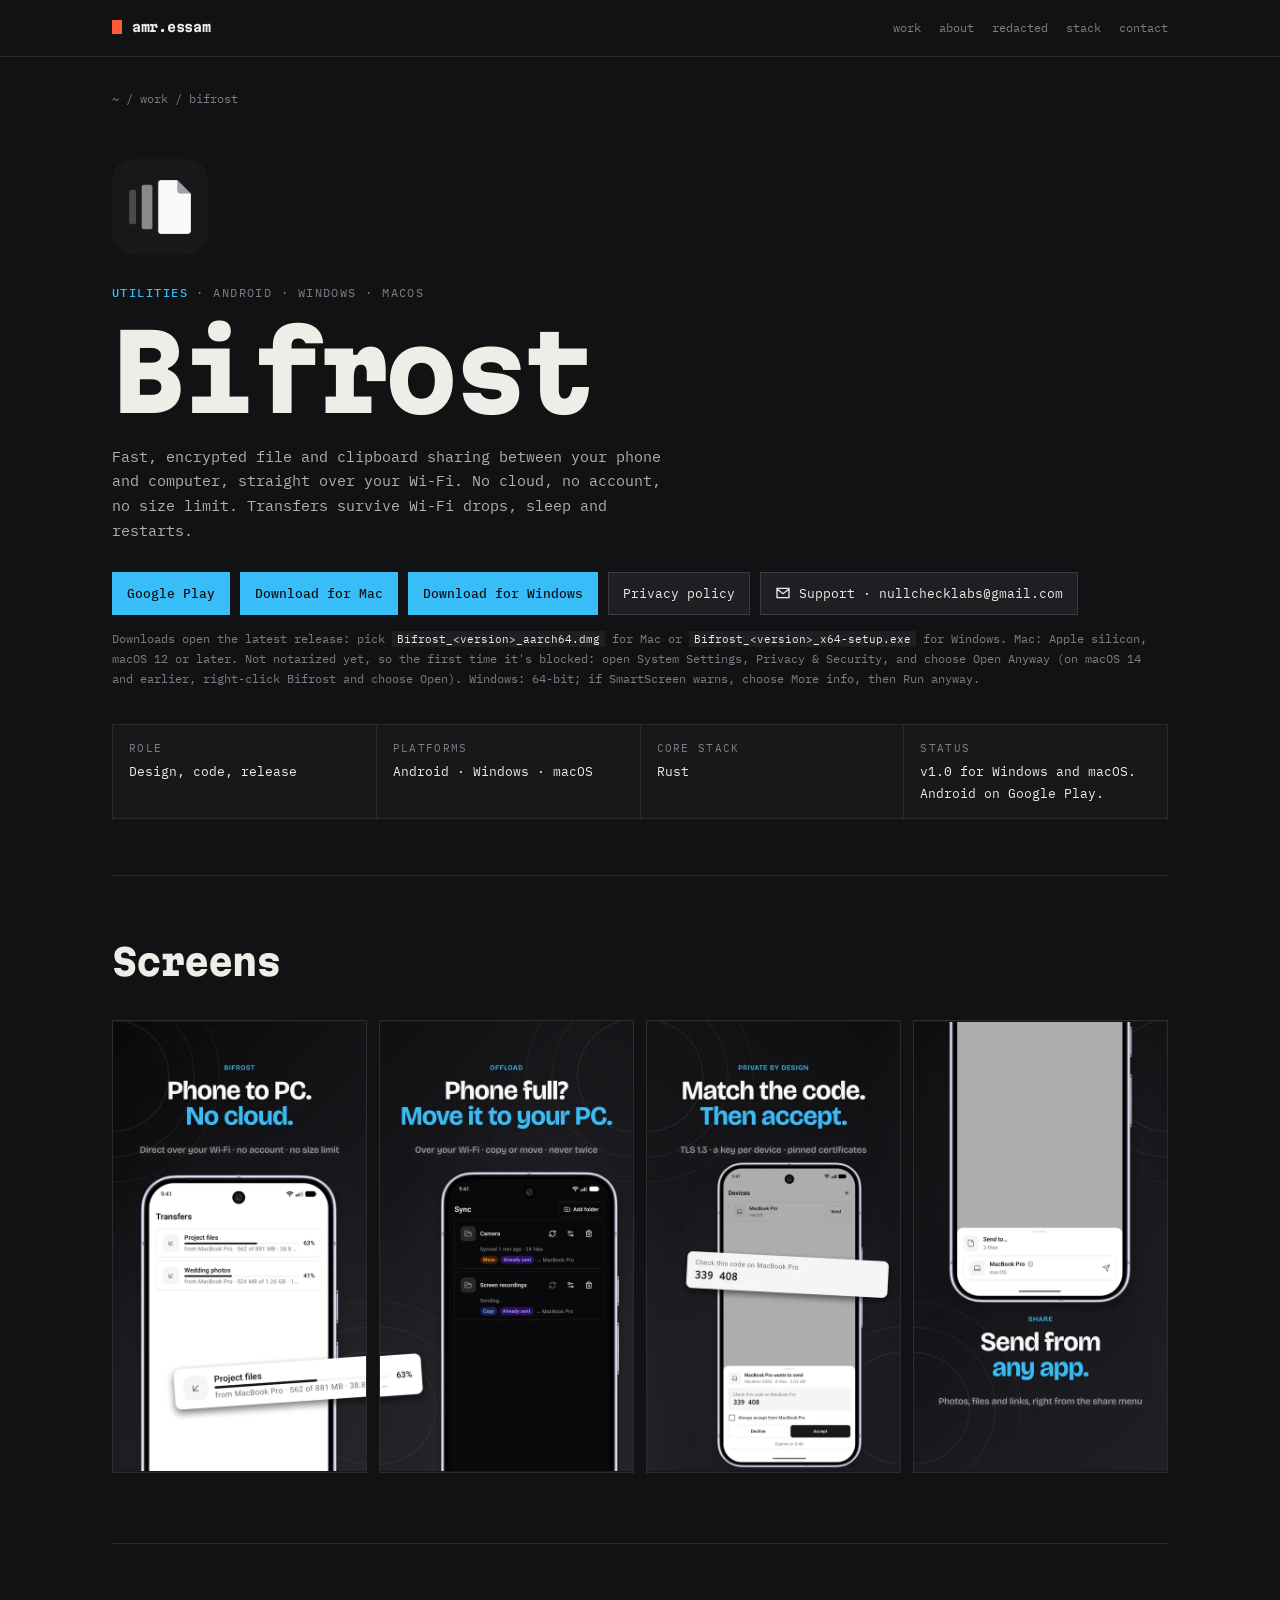
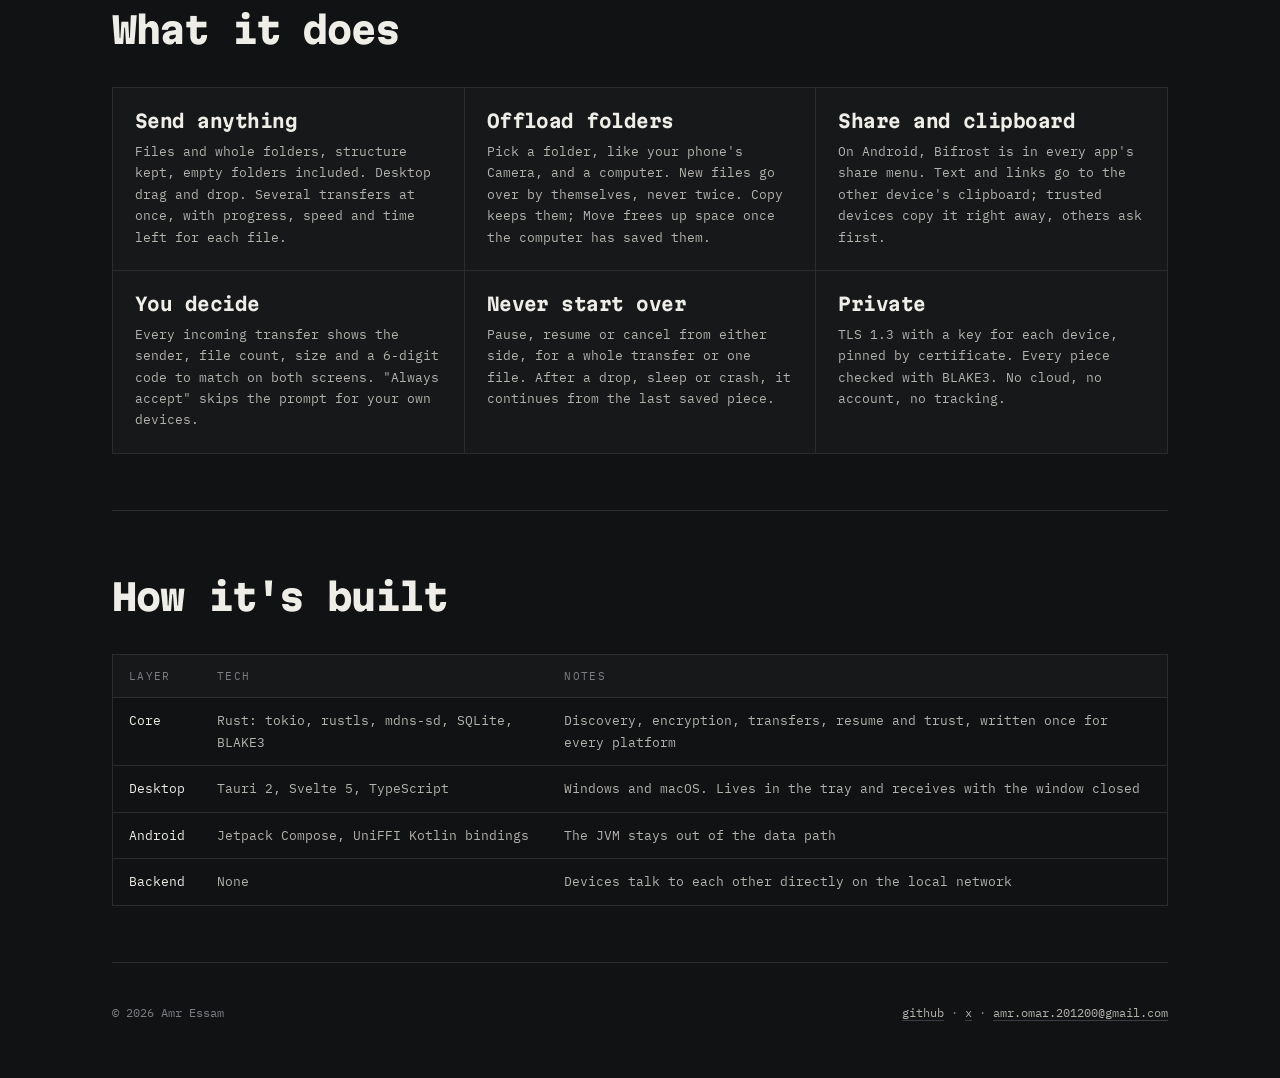
<file: bifrost/index.html>
<!doctype html><html lang="en"><head><meta charset="utf-8"><meta name="viewport" content="width=device-width, initial-scale=1"><title>Bifrost · Amr Essam</title><meta name="description" content="Bifrost: fast, encrypted file and clipboard sharing between your phone and computer over Wi-Fi. No cloud, no account."><link rel="icon" href="/assets/bifrost/icon.png"><link rel="preconnect" href="https://fonts.googleapis.com"><link rel="preconnect" href="https://fonts.gstatic.com" crossorigin><link rel="stylesheet" href="https://fonts.googleapis.com/css2?family=IBM+Plex+Mono:wght@400;500&family=Martian+Mono:wght@400;700;800&display=swap"><link rel="stylesheet" href="/assets/site.css?v=8"></head><body style="--brand:#38bdf8">
<header class="top"><div class="wrap"><a class="home" href="/">amr.essam</a><nav><a href="/#work">work</a><a href="/about/">about</a><a href="/#redacted">redacted</a><a class="opt" href="/#stack">stack</a><a href="/#contact">contact</a></nav></div></header>
<main class="wrap">
<p class="crumbs"><a href="/">~</a> / <a href="/#work">work</a> / bifrost</p>
<section class="p-head">
  <img class="p-icon" src="/assets/bifrost/icon.png" alt="Bifrost app icon" width="96" height="96">
  <p class="kicker"><b>Utilities</b> · Android · Windows · macOS</p>
  <h1 class="display">Bifrost</h1>
  <p class="sub">Fast, encrypted file and clipboard sharing between your phone and computer, straight over your Wi-Fi. No cloud, no account, no size limit. Transfers survive Wi-Fi drops, sleep and restarts.</p>
  <div class="actions">
    <a class="btn solid" href="https://play.google.com/store/apps/details?id=com.nullchecklabs.bifrost">Google Play</a>
    <a class="btn solid" href="https://github.com/AmrEsam0/bifrost-app/releases/latest">Download for Mac</a>
    <a class="btn solid" href="https://github.com/AmrEsam0/bifrost-app/releases/latest">Download for Windows</a>
    <a class="btn" href="/bifrost/privacy/">Privacy policy</a>
    <a class="btn" href="mailto:nullchecklabs@gmail.com"><svg aria-hidden="true" focusable="false" width="16" height="16" viewBox="0 0 24 24"><path fill="none" stroke="currentColor" stroke-width="2" d="M3 5h18v14H3zM3 6l9 7 9-7"/></svg>Support · nullchecklabs@gmail.com</a>
  </div>
  <p class="small">Downloads open the latest release: pick <code>Bifrost_&lt;version&gt;_aarch64.dmg</code> for Mac or <code>Bifrost_&lt;version&gt;_x64-setup.exe</code> for Windows. Mac: Apple silicon, macOS 12 or later. Not notarized yet, so the first time it's blocked: open System Settings, Privacy &amp; Security, and choose Open Anyway (on macOS 14 and earlier, right-click Bifrost and choose Open). Windows: 64-bit; if SmartScreen warns, choose More info, then Run anyway.</p>
  <dl class="meta"><div><dt>Role</dt><dd>Design, code, release</dd></div><div><dt>Platforms</dt><dd>Android · Windows · macOS</dd></div><div><dt>Core stack</dt><dd>Rust</dd></div><div><dt>Status</dt><dd>v1.0 for Windows and macOS. Android on Google Play.</dd></div></dl>
</section>
<section class="section"><div class="section-head"><h2>Screens</h2></div>
  <div class="gallery">
    <img src="/assets/bifrost/phone-01.webp" alt="Bifrost screen 1 of 6" width="540" height="960" loading="lazy">
    <img src="/assets/bifrost/phone-02.webp" alt="Bifrost screen 2 of 6" width="540" height="960" loading="lazy">
    <img src="/assets/bifrost/phone-03.webp" alt="Bifrost screen 3 of 6" width="540" height="960" loading="lazy">
    <img src="/assets/bifrost/phone-04.webp" alt="Bifrost screen 4 of 6" width="540" height="960" loading="lazy">
    <img src="/assets/bifrost/phone-05.webp" alt="Bifrost screen 5 of 6" width="540" height="960" loading="lazy">
    <img src="/assets/bifrost/phone-06.webp" alt="Bifrost screen 6 of 6" width="540" height="960" loading="lazy">
  </div>
</section>
<section class="section"><div class="section-head"><h2>What it does</h2></div>
  <div class="grid c3">
    <div class="cell"><h3>Send anything</h3><p>Files and whole folders, structure kept, empty folders included. Desktop drag and drop. Several transfers at once, with progress, speed and time left for each file.</p></div>
    <div class="cell"><h3>Offload folders</h3><p>Pick a folder, like your phone's Camera, and a computer. New files go over by themselves, never twice. Copy keeps them; Move frees up space once the computer has saved them.</p></div>
    <div class="cell"><h3>Share and clipboard</h3><p>On Android, Bifrost is in every app's share menu. Text and links go to the other device's clipboard; trusted devices copy it right away, others ask first.</p></div>
    <div class="cell"><h3>You decide</h3><p>Every incoming transfer shows the sender, file count, size and a 6-digit code to match on both screens. "Always accept" skips the prompt for your own devices.</p></div>
    <div class="cell"><h3>Never start over</h3><p>Pause, resume or cancel from either side, for a whole transfer or one file. After a drop, sleep or crash, it continues from the last saved piece.</p></div>
    <div class="cell"><h3>Private</h3><p>TLS 1.3 with a key for each device, pinned by certificate. Every piece checked with BLAKE3. No cloud, no account, no tracking.</p></div>
  </div>
</section>
<section class="section"><div class="section-head"><h2>How it's built</h2></div>
  <div class="table-wrap"><table class="stack"><thead><tr><th>Layer</th><th>Tech</th><th>Notes</th></tr></thead><tbody>
    <tr><td>Core</td><td>Rust: tokio, rustls, mdns-sd, SQLite, BLAKE3</td><td>Discovery, encryption, transfers, resume and trust, written once for every platform</td></tr>
    <tr><td>Desktop</td><td>Tauri 2, Svelte 5, TypeScript</td><td>Windows and macOS. Lives in the tray and receives with the window closed</td></tr>
    <tr><td>Android</td><td>Jetpack Compose, UniFFI Kotlin bindings</td><td>The JVM stays out of the data path</td></tr>
    <tr><td>Backend</td><td>None</td><td>Devices talk to each other directly on the local network</td></tr>
  </tbody></table></div>
</section>
</main>
<footer class="foot"><div class="wrap"><span>© 2026 Amr Essam</span><span><a href="https://github.com/AmrEsam0">github</a> · <a href="https://x.com/_AmrEsam_">x</a> · <a href="mailto:amr.omar.201200@gmail.com">amr.omar.201200@gmail.com</a></span></div></footer>
</body></html>
</file>
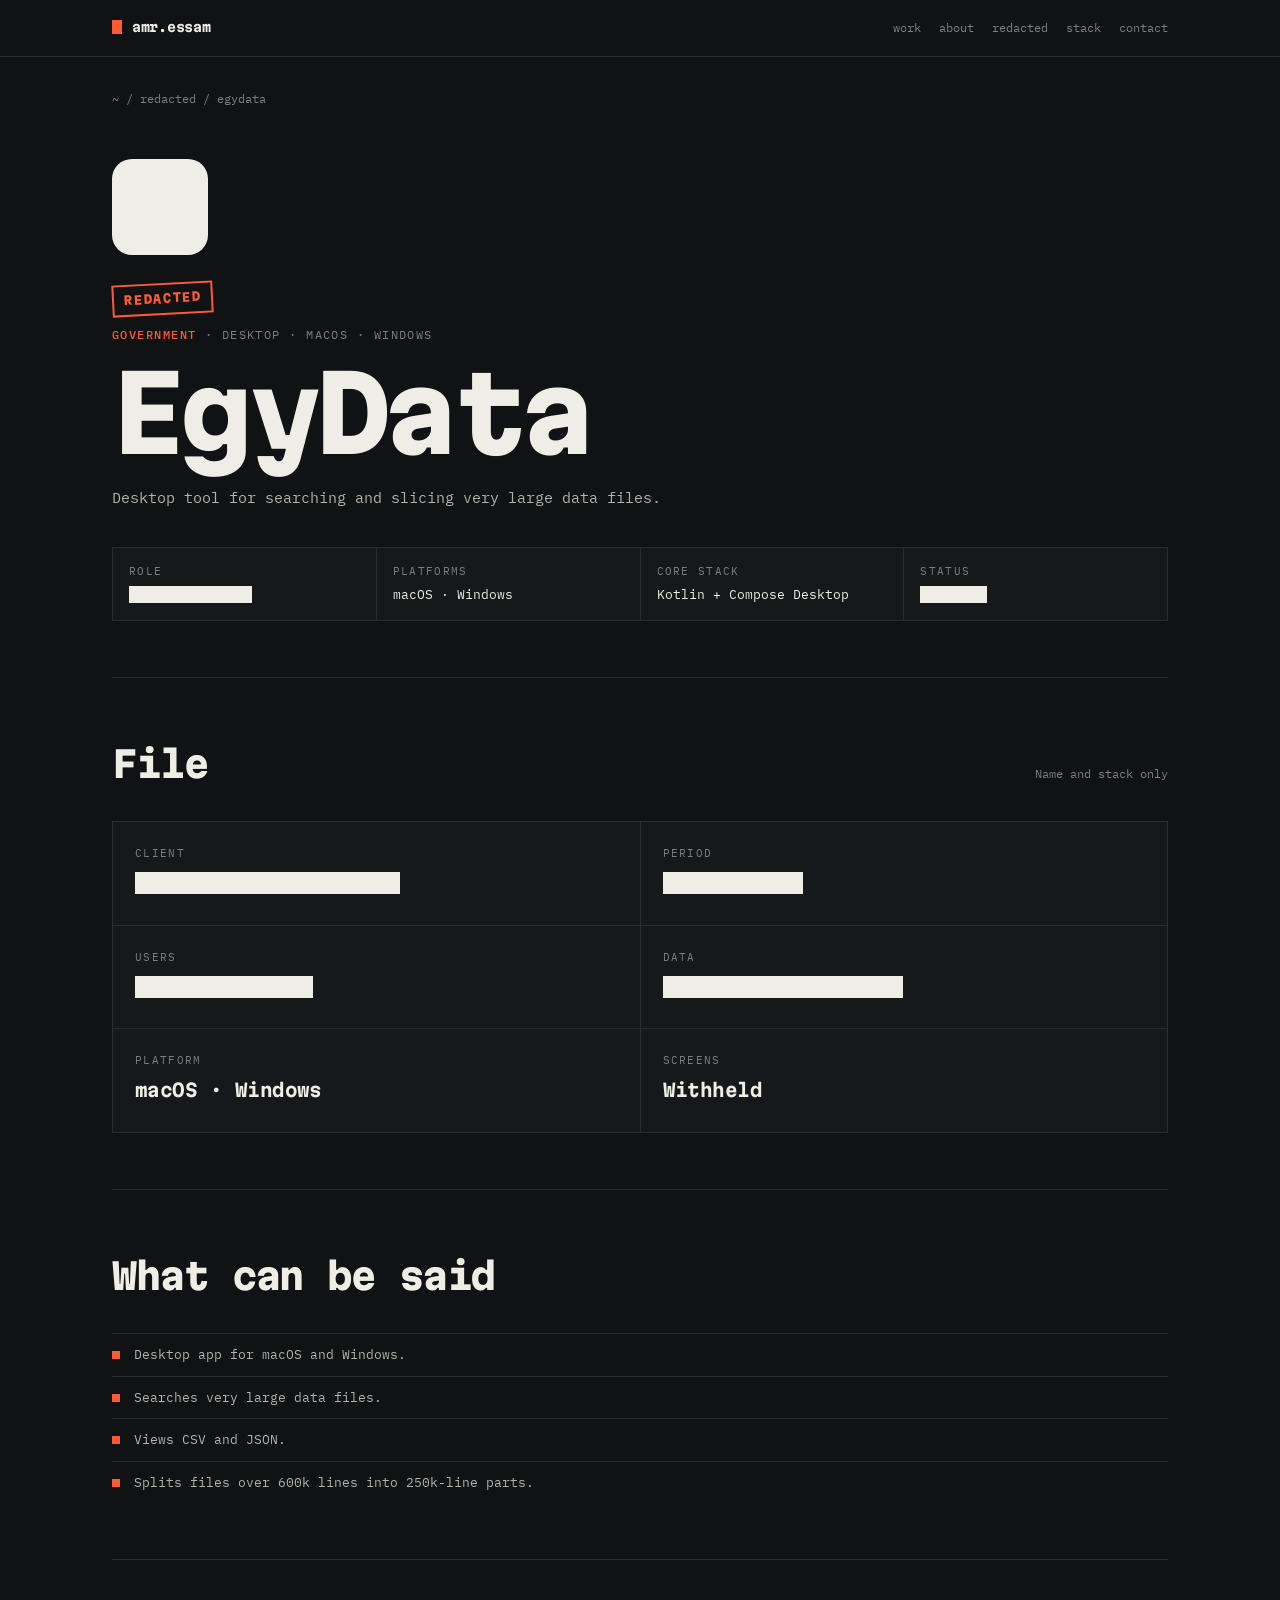
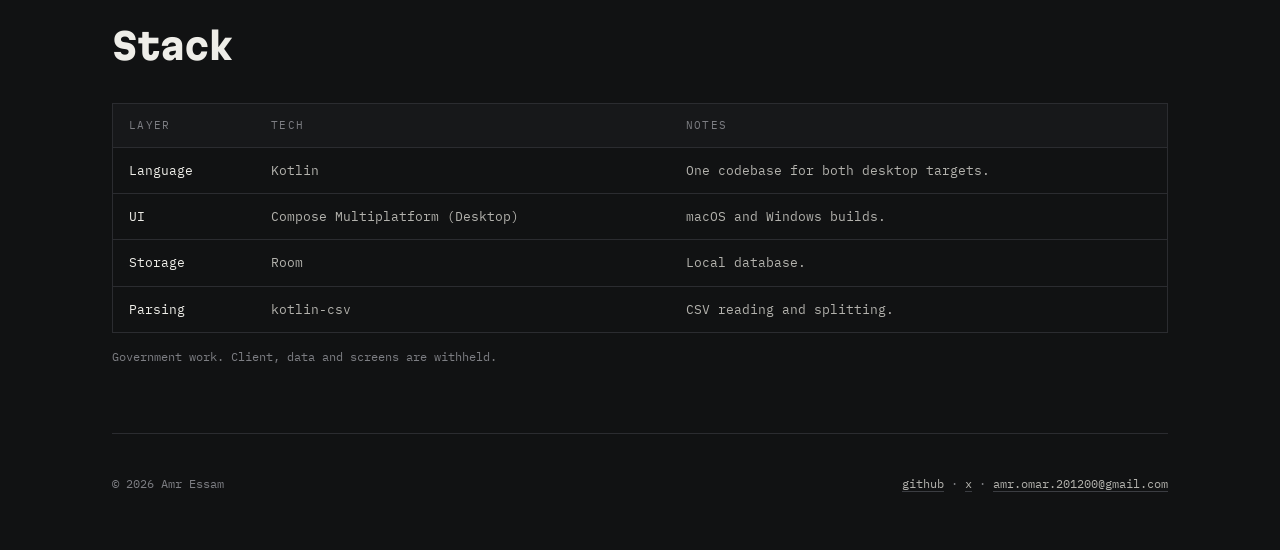
<file: egydata/index.html>
<!doctype html><html lang="en"><head><meta charset="utf-8"><meta name="viewport" content="width=device-width, initial-scale=1"><title>EgyData · Amr Essam</title><meta name="description" content="Desktop tool for searching and slicing very large data files."><link rel="icon" href="/assets/redacted.svg"><link rel="preconnect" href="https://fonts.googleapis.com"><link rel="preconnect" href="https://fonts.gstatic.com" crossorigin><link rel="stylesheet" href="https://fonts.googleapis.com/css2?family=IBM+Plex+Mono:wght@400;500&family=Martian+Mono:wght@400;700;800&display=swap"><link rel="stylesheet" href="/assets/site.css?v=8"></head><body>
<header class="top"><div class="wrap"><a class="home" href="/">amr.essam</a><nav><a href="/#work">work</a><a href="/about/">about</a><a href="/#redacted">redacted</a><a class="opt" href="/#stack">stack</a><a href="/#contact">contact</a></nav></div></header>
<main class="wrap">
<p class="crumbs"><a href="/">~</a> / <a href="/#redacted">redacted</a> / egydata</p>
<section class="p-head">
  <div class="p-icon icon-redacted" role="img" aria-label="Icon withheld"></div>
  <p><span class="stamp">REDACTED</span></p>
  <p class="kicker"><b>Government</b> · Desktop · macOS · Windows</p>
  <h1 class="display">EgyData</h1>
  <p class="sub">Desktop tool for searching and slicing very large data files.</p>
  <dl class="meta"><div><dt>Role</dt><dd><span class="bar">xxxxx xxxxxxxxx</span></dd></div><div><dt>Platforms</dt><dd>macOS · Windows</dd></div><div><dt>Core stack</dt><dd>Kotlin + Compose Desktop</dd></div><div><dt>Status</dt><dd><span class="bar">xxxxxxxx</span></dd></div></dl>
</section>
<section class="section"><div class="section-head"><h2>File</h2><span class="small">Name and stack only</span></div>
  <div class="grid c2">
    <div class="cell"><p class="label">Client</p><h3><span class="bar">xxxxxxxx xx xxxxxxxxx</span></h3></div>
    <div class="cell"><p class="label">Period</p><h3><span class="bar">xxxx – xxxx</span></h3></div>
    <div class="cell"><p class="label">Users</p><h3><span class="bar">xxxxxxxx xxxxx</span></h3></div>
    <div class="cell"><p class="label">Data</p><h3><span class="bar">xxxxxx xxxxxxx xxxx</span></h3></div>
    <div class="cell"><p class="label">Platform</p><h3>macOS · Windows</h3></div>
    <div class="cell"><p class="label">Screens</p><h3>Withheld</h3></div>
  </div>
</section>
<section class="section"><div class="section-head"><h2>What can be said</h2></div>
  <ul class="points">
    <li>Desktop app for macOS and Windows.</li>
    <li>Searches very large data files.</li>
    <li>Views CSV and JSON.</li>
    <li>Splits files over 600k lines into 250k-line parts.</li>
  </ul>
</section>
<section class="section"><div class="section-head"><h2>Stack</h2></div>
  <div class="table-wrap"><table class="stack"><thead><tr><th>Layer</th><th>Tech</th><th>Notes</th></tr></thead><tbody>
    <tr><td>Language</td><td>Kotlin</td><td>One codebase for both desktop targets.</td></tr>
    <tr><td>UI</td><td>Compose Multiplatform (Desktop)</td><td>macOS and Windows builds.</td></tr>
    <tr><td>Storage</td><td>Room</td><td>Local database.</td></tr>
    <tr><td>Parsing</td><td>kotlin-csv</td><td>CSV reading and splitting.</td></tr>
  </tbody></table></div>
  <p class="small">Government work. Client, data and screens are withheld.</p>
</section>
</main>
<footer class="foot"><div class="wrap"><span>© 2026 Amr Essam</span><span><a href="https://github.com/AmrEsam0">github</a> · <a href="https://x.com/_AmrEsam_">x</a> · <a href="mailto:amr.omar.201200@gmail.com">amr.omar.201200@gmail.com</a></span></div></footer>
</body></html>
</file>
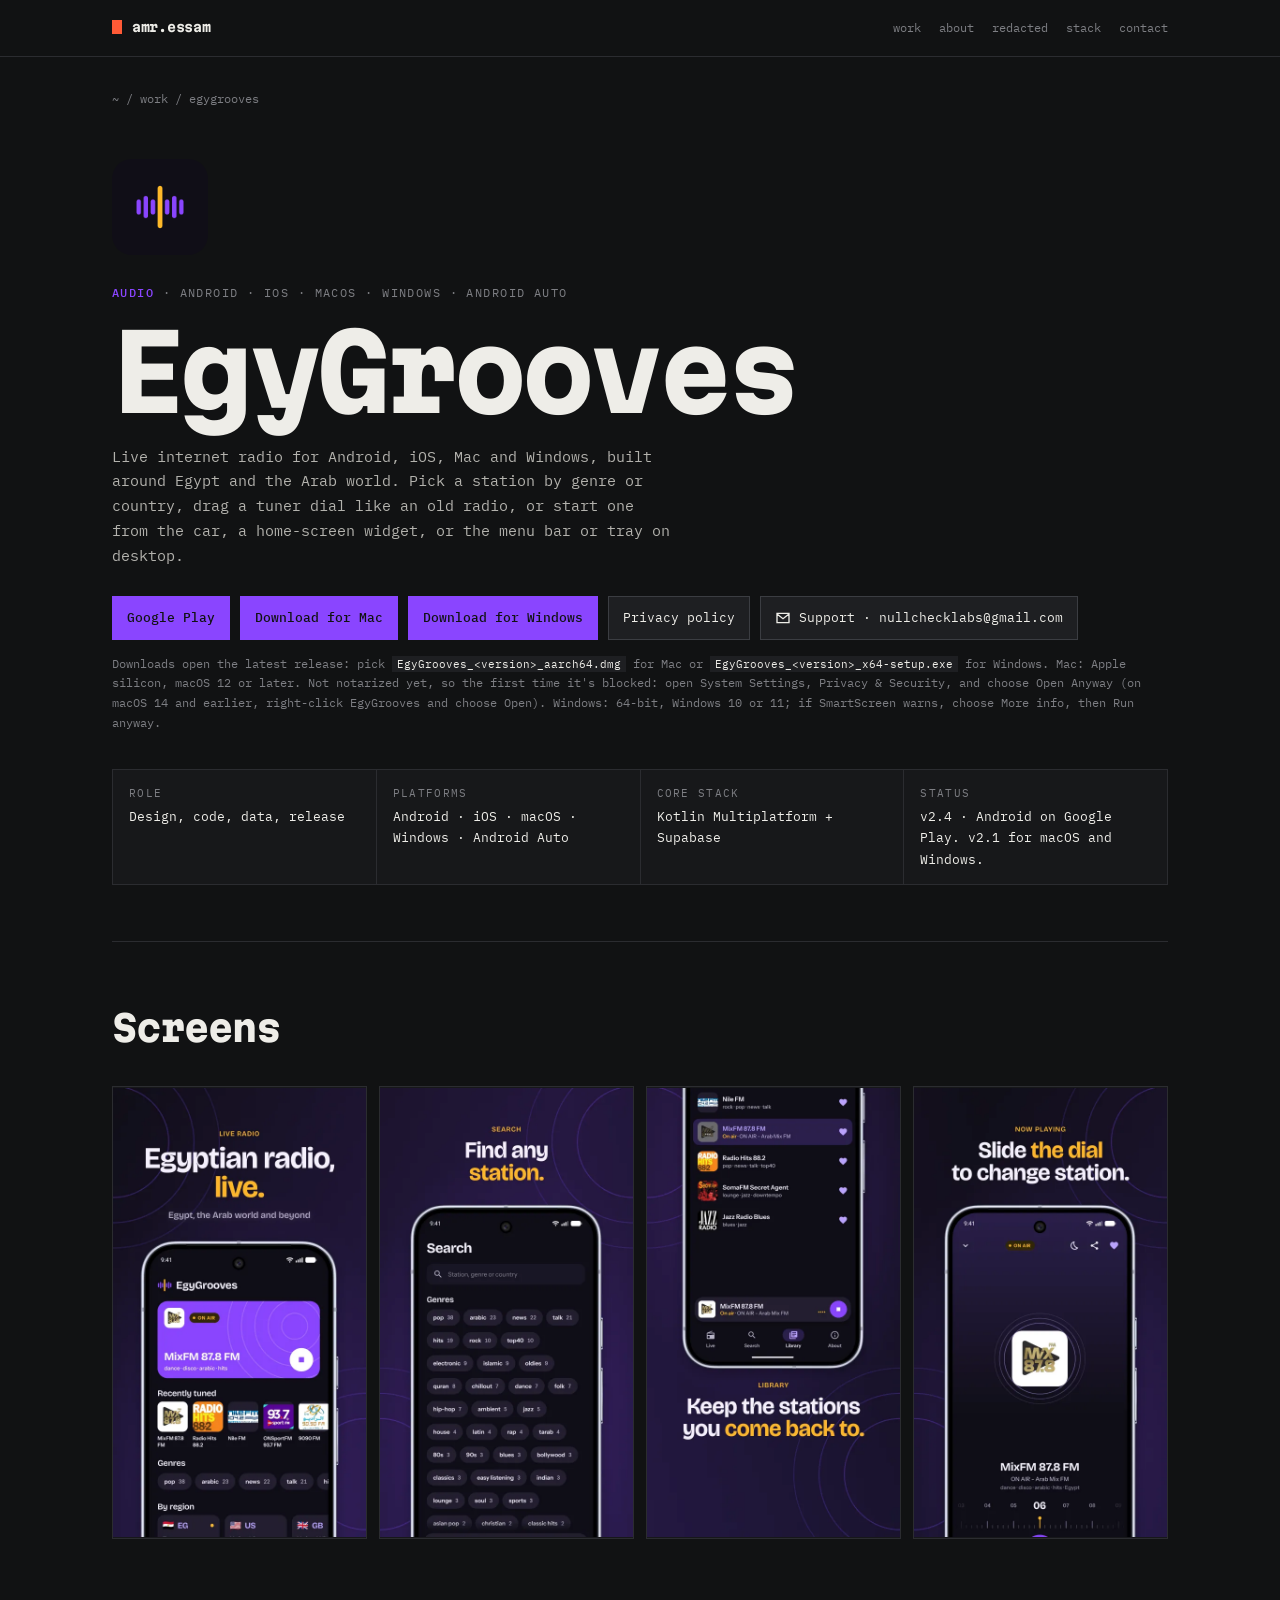
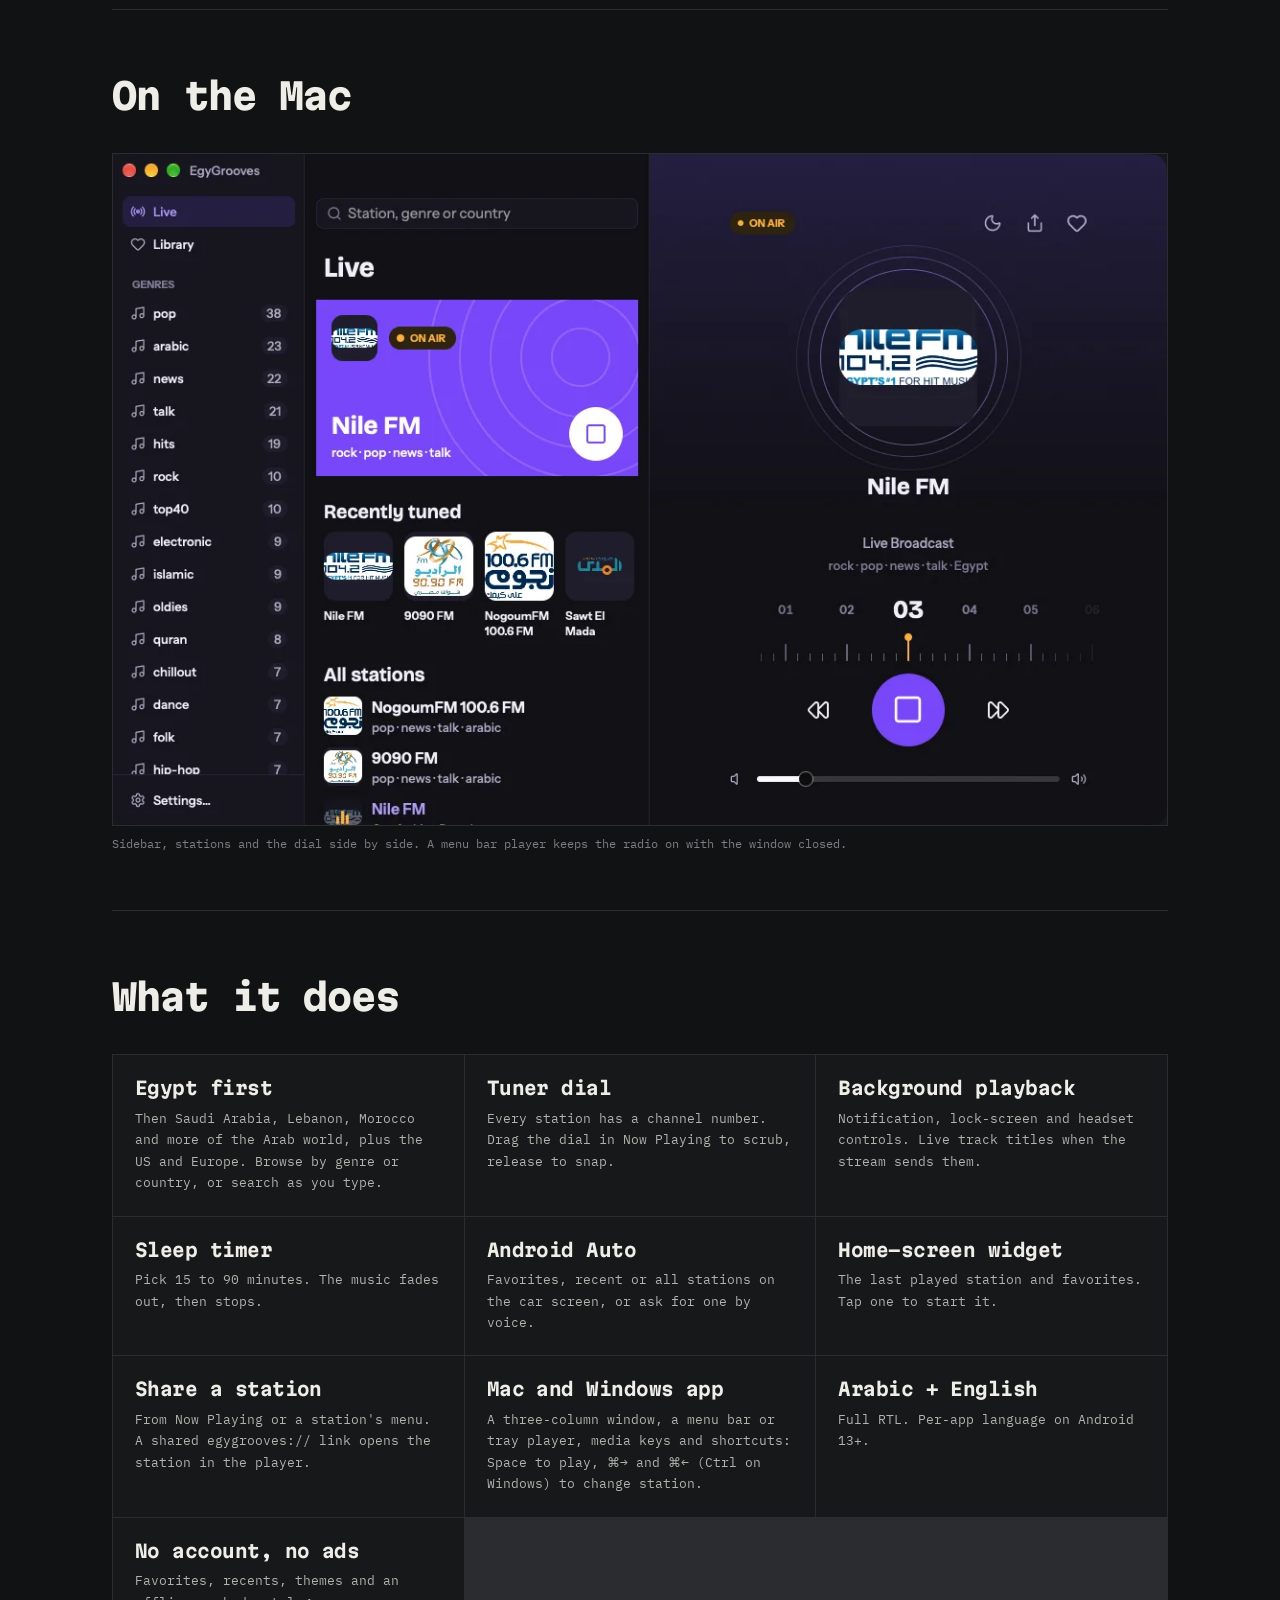
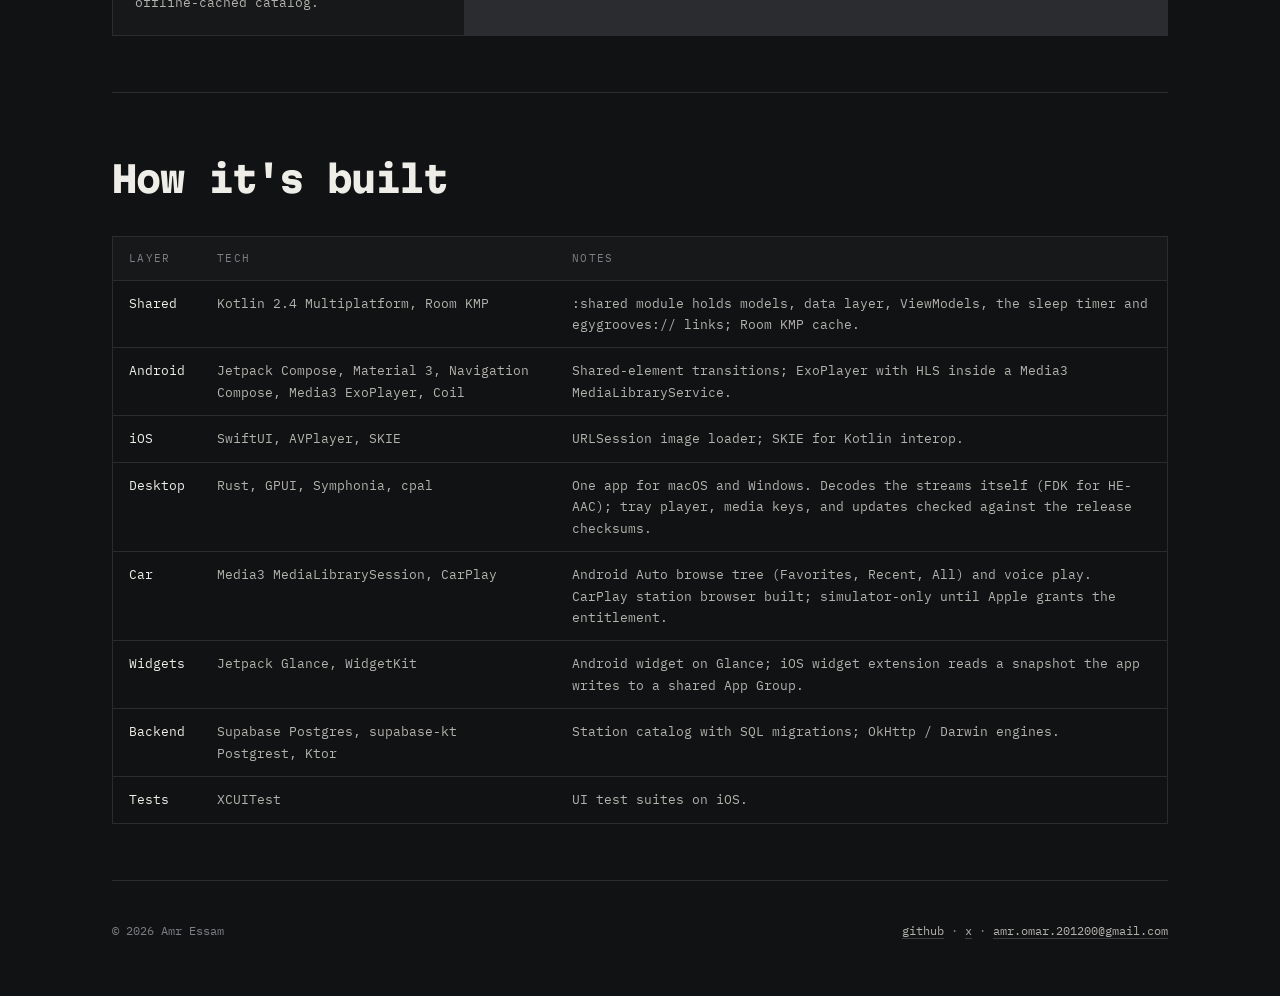
<file: egygrooves/index.html>
<!doctype html><html lang="en"><head><meta charset="utf-8"><meta name="viewport" content="width=device-width, initial-scale=1"><title>EgyGrooves · Amr Essam</title><meta name="description" content="Live internet radio for Android, iOS, Mac and Windows, built around Egypt and the Arab world."><link rel="icon" href="/assets/egygrooves/icon.png"><link rel="preconnect" href="https://fonts.googleapis.com"><link rel="preconnect" href="https://fonts.gstatic.com" crossorigin><link rel="stylesheet" href="https://fonts.googleapis.com/css2?family=IBM+Plex+Mono:wght@400;500&family=Martian+Mono:wght@400;700;800&display=swap"><link rel="stylesheet" href="/assets/site.css?v=8"></head><body style="--brand:#8a45ff">
<header class="top"><div class="wrap"><a class="home" href="/">amr.essam</a><nav><a href="/#work">work</a><a href="/about/">about</a><a href="/#redacted">redacted</a><a class="opt" href="/#stack">stack</a><a href="/#contact">contact</a></nav></div></header>
<main class="wrap">
<p class="crumbs"><a href="/">~</a> / <a href="/#work">work</a> / egygrooves</p>
<section class="p-head">
  <img class="p-icon" src="/assets/egygrooves/icon.png" alt="EgyGrooves app icon" width="96" height="96">
  <p class="kicker"><b>Audio</b> · Android · iOS · macOS · Windows · Android Auto</p>
  <h1 class="display">EgyGrooves</h1>
  <p class="sub">Live internet radio for Android, iOS, Mac and Windows, built around Egypt and the Arab world. Pick a station by genre or country, drag a tuner dial like an old radio, or start one from the car, a home-screen widget, or the menu bar or tray on desktop.</p>
  <div class="actions"><a class="btn solid" href="https://play.google.com/store/apps/details?id=com.labyrinthcode.egygrooves">Google Play</a><a class="btn solid" href="https://github.com/AmrEsam0/egygrooves-app/releases/latest">Download for Mac</a><a class="btn solid" href="https://github.com/AmrEsam0/egygrooves-app/releases/latest">Download for Windows</a><a class="btn" href="/egygrooves/privacy/">Privacy policy</a><a class="btn" href="mailto:nullchecklabs@gmail.com"><svg aria-hidden="true" focusable="false" width="16" height="16" viewBox="0 0 24 24"><path fill="none" stroke="currentColor" stroke-width="2" d="M3 5h18v14H3zM3 6l9 7 9-7"/></svg>Support · nullchecklabs@gmail.com</a></div>
  <p class="small">Downloads open the latest release: pick <code>EgyGrooves_&lt;version&gt;_aarch64.dmg</code> for Mac or <code>EgyGrooves_&lt;version&gt;_x64-setup.exe</code> for Windows. Mac: Apple silicon, macOS 12 or later. Not notarized yet, so the first time it's blocked: open System Settings, Privacy &amp; Security, and choose Open Anyway (on macOS 14 and earlier, right-click EgyGrooves and choose Open). Windows: 64-bit, Windows 10 or 11; if SmartScreen warns, choose More info, then Run anyway.</p>
  <dl class="meta"><div><dt>Role</dt><dd>Design, code, data, release</dd></div><div><dt>Platforms</dt><dd>Android · iOS · macOS · Windows · Android Auto</dd></div><div><dt>Core stack</dt><dd>Kotlin Multiplatform + Supabase</dd></div><div><dt>Status</dt><dd>v2.4 · Android on Google Play. v2.1 for macOS and Windows.</dd></div></dl>
</section>
<section class="section"><div class="section-head"><h2>Screens</h2></div>
  <div class="gallery">
    <img src="/assets/egygrooves/phone-01.webp" alt="EgyGrooves screen 1 of 6" width="540" height="960" loading="lazy">
    <img src="/assets/egygrooves/phone-02.webp" alt="EgyGrooves screen 2 of 6" width="540" height="960" loading="lazy">
    <img src="/assets/egygrooves/phone-03.webp" alt="EgyGrooves screen 3 of 6" width="540" height="960" loading="lazy">
    <img src="/assets/egygrooves/phone-04.webp" alt="EgyGrooves screen 4 of 6" width="540" height="960" loading="lazy">
    <img src="/assets/egygrooves/phone-05.webp" alt="EgyGrooves screen 5 of 6" width="540" height="960" loading="lazy">
    <img src="/assets/egygrooves/phone-06.webp" alt="EgyGrooves screen 6 of 6" width="540" height="960" loading="lazy">
  </div>
</section>
<section class="section"><div class="section-head"><h2>On the Mac</h2></div>
  <div class="wide"><figure><img src="/assets/egygrooves/mac-01.webp?v=2" alt="EgyGrooves on macOS: sidebar of genres, the station list and Now Playing with the tuner dial" width="1100" height="700" loading="lazy"><figcaption>Sidebar, stations and the dial side by side. A menu bar player keeps the radio on with the window closed.</figcaption></figure></div>
</section>
<section class="section"><div class="section-head"><h2>What it does</h2></div>
  <div class="grid c3">
    <div class="cell"><h3>Egypt first</h3><p>Then Saudi Arabia, Lebanon, Morocco and more of the Arab world, plus the US and Europe. Browse by genre or country, or search as you type.</p></div>
    <div class="cell"><h3>Tuner dial</h3><p>Every station has a channel number. Drag the dial in Now Playing to scrub, release to snap.</p></div>
    <div class="cell"><h3>Background playback</h3><p>Notification, lock-screen and headset controls. Live track titles when the stream sends them.</p></div>
    <div class="cell"><h3>Sleep timer</h3><p>Pick 15 to 90 minutes. The music fades out, then stops.</p></div>
    <div class="cell"><h3>Android Auto</h3><p>Favorites, recent or all stations on the car screen, or ask for one by voice.</p></div>
    <div class="cell"><h3>Home-screen widget</h3><p>The last played station and favorites. Tap one to start it.</p></div>
    <div class="cell"><h3>Share a station</h3><p>From Now Playing or a station's menu. A shared egygrooves:// link opens the station in the player.</p></div>
    <div class="cell"><h3>Mac and Windows app</h3><p>A three-column window, a menu bar or tray player, media keys and shortcuts: Space to play, ⌘→ and ⌘← (Ctrl on Windows) to change station.</p></div>
    <div class="cell"><h3>Arabic + English</h3><p>Full RTL. Per-app language on Android 13+.</p></div>
    <div class="cell"><h3>No account, no ads</h3><p>Favorites, recents, themes and an offline-cached catalog.</p></div>
  </div>
</section>
<section class="section"><div class="section-head"><h2>How it's built</h2></div>
  <div class="table-wrap"><table class="stack"><thead><tr><th>Layer</th><th>Tech</th><th>Notes</th></tr></thead><tbody>
    <tr><td>Shared</td><td>Kotlin 2.4 Multiplatform, Room KMP</td><td>:shared module holds models, data layer, ViewModels, the sleep timer and egygrooves:// links; Room KMP cache.</td></tr>
    <tr><td>Android</td><td>Jetpack Compose, Material 3, Navigation Compose, Media3 ExoPlayer, Coil</td><td>Shared-element transitions; ExoPlayer with HLS inside a Media3 MediaLibraryService.</td></tr>
    <tr><td>iOS</td><td>SwiftUI, AVPlayer, SKIE</td><td>URLSession image loader; SKIE for Kotlin interop.</td></tr>
    <tr><td>Desktop</td><td>Rust, GPUI, Symphonia, cpal</td><td>One app for macOS and Windows. Decodes the streams itself (FDK for HE-AAC); tray player, media keys, and updates checked against the release checksums.</td></tr>
    <tr><td>Car</td><td>Media3 MediaLibrarySession, CarPlay</td><td>Android Auto browse tree (Favorites, Recent, All) and voice play. CarPlay station browser built; simulator-only until Apple grants the entitlement.</td></tr>
    <tr><td>Widgets</td><td>Jetpack Glance, WidgetKit</td><td>Android widget on Glance; iOS widget extension reads a snapshot the app writes to a shared App Group.</td></tr>
    <tr><td>Backend</td><td>Supabase Postgres, supabase-kt Postgrest, Ktor</td><td>Station catalog with SQL migrations; OkHttp / Darwin engines.</td></tr>
    <tr><td>Tests</td><td>XCUITest</td><td>UI test suites on iOS.</td></tr>
  </tbody></table></div>
</section>
</main>
<footer class="foot"><div class="wrap"><span>© 2026 Amr Essam</span><span><a href="https://github.com/AmrEsam0">github</a> · <a href="https://x.com/_AmrEsam_">x</a> · <a href="mailto:amr.omar.201200@gmail.com">amr.omar.201200@gmail.com</a></span></div></footer>
</body></html>
</file>
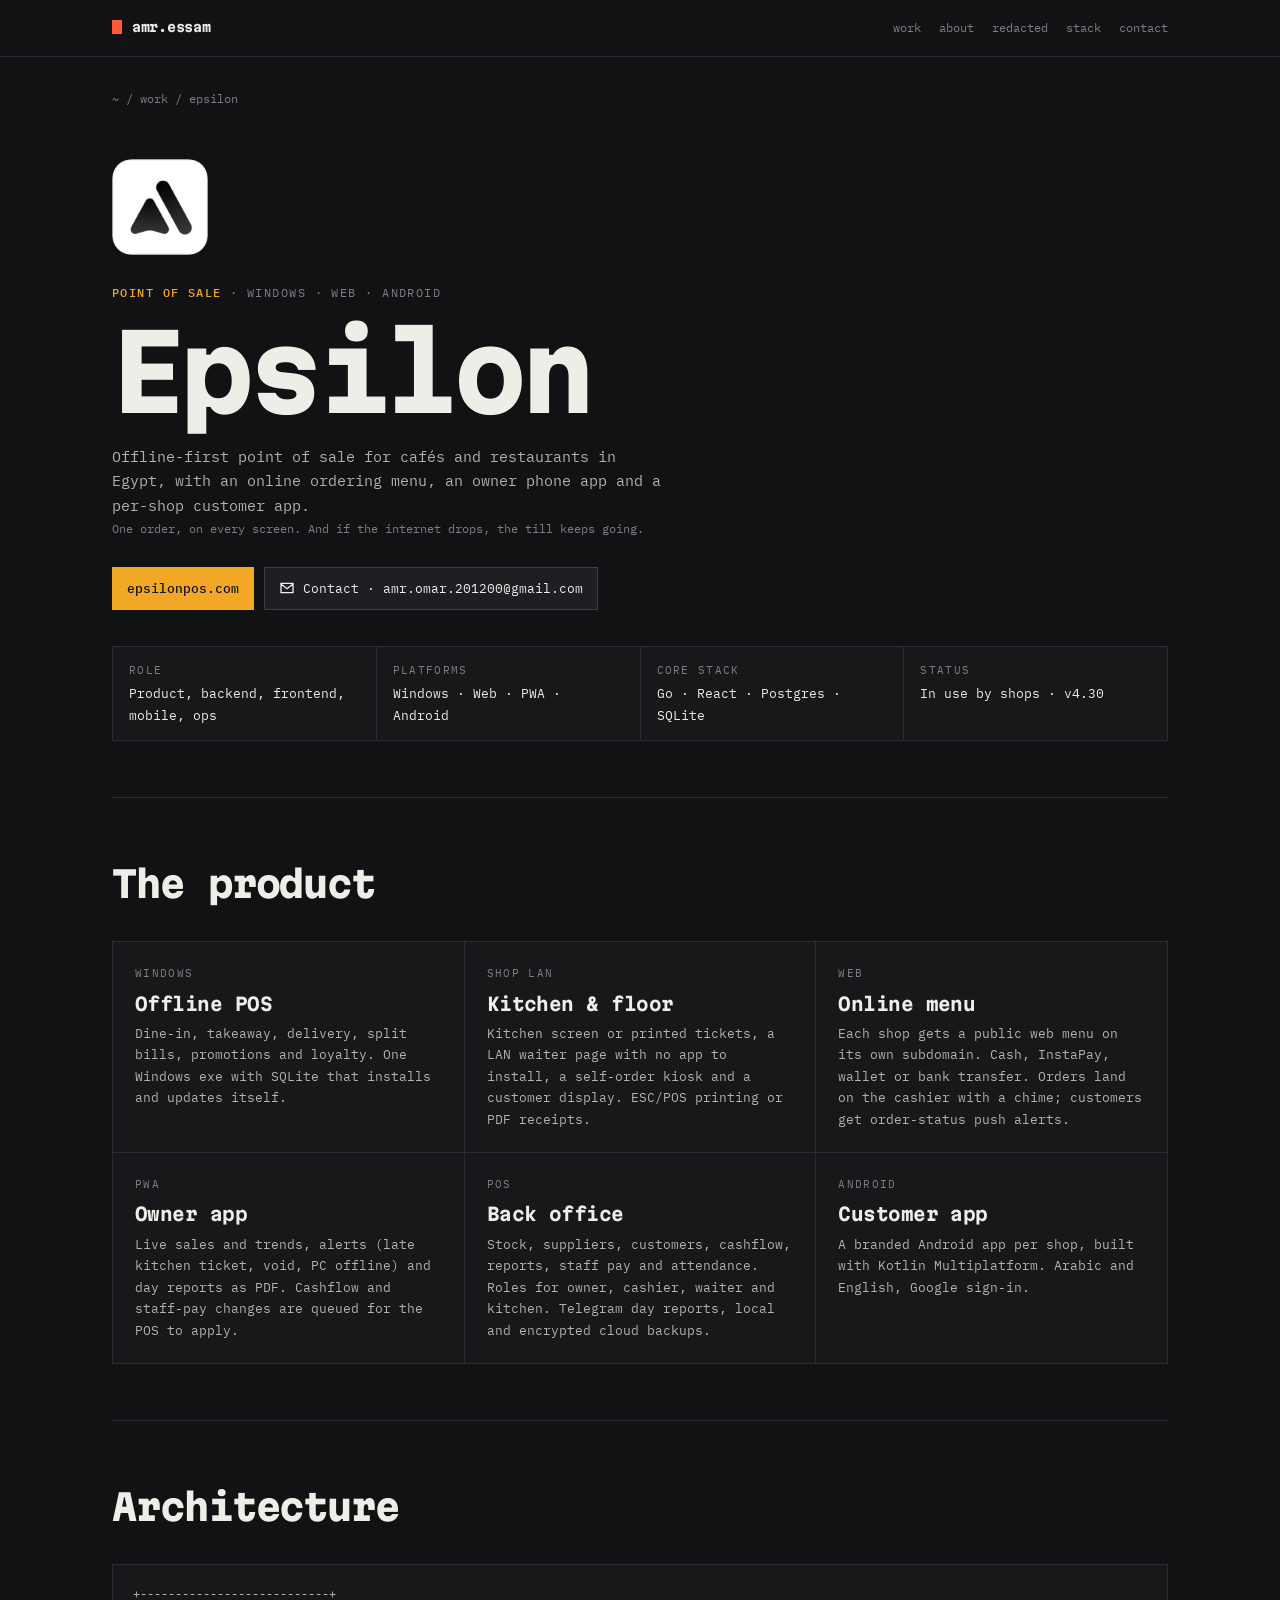
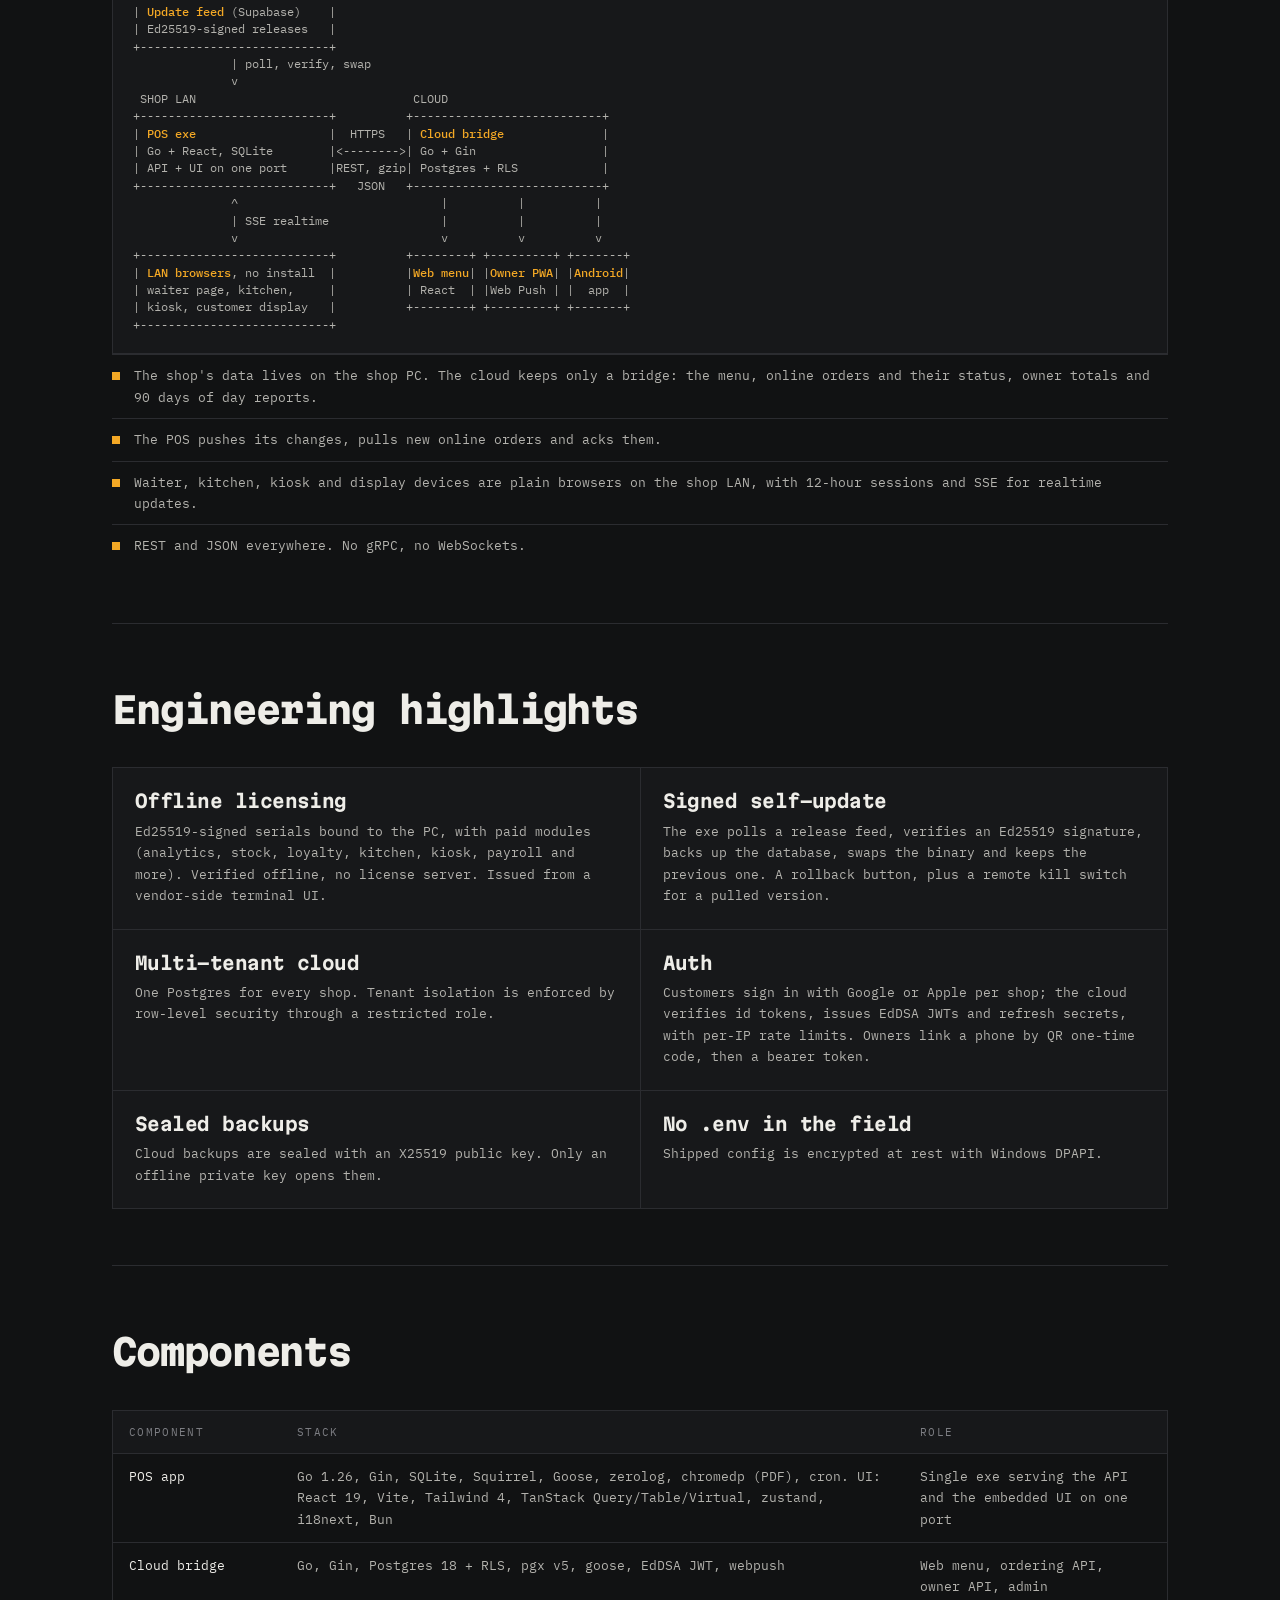
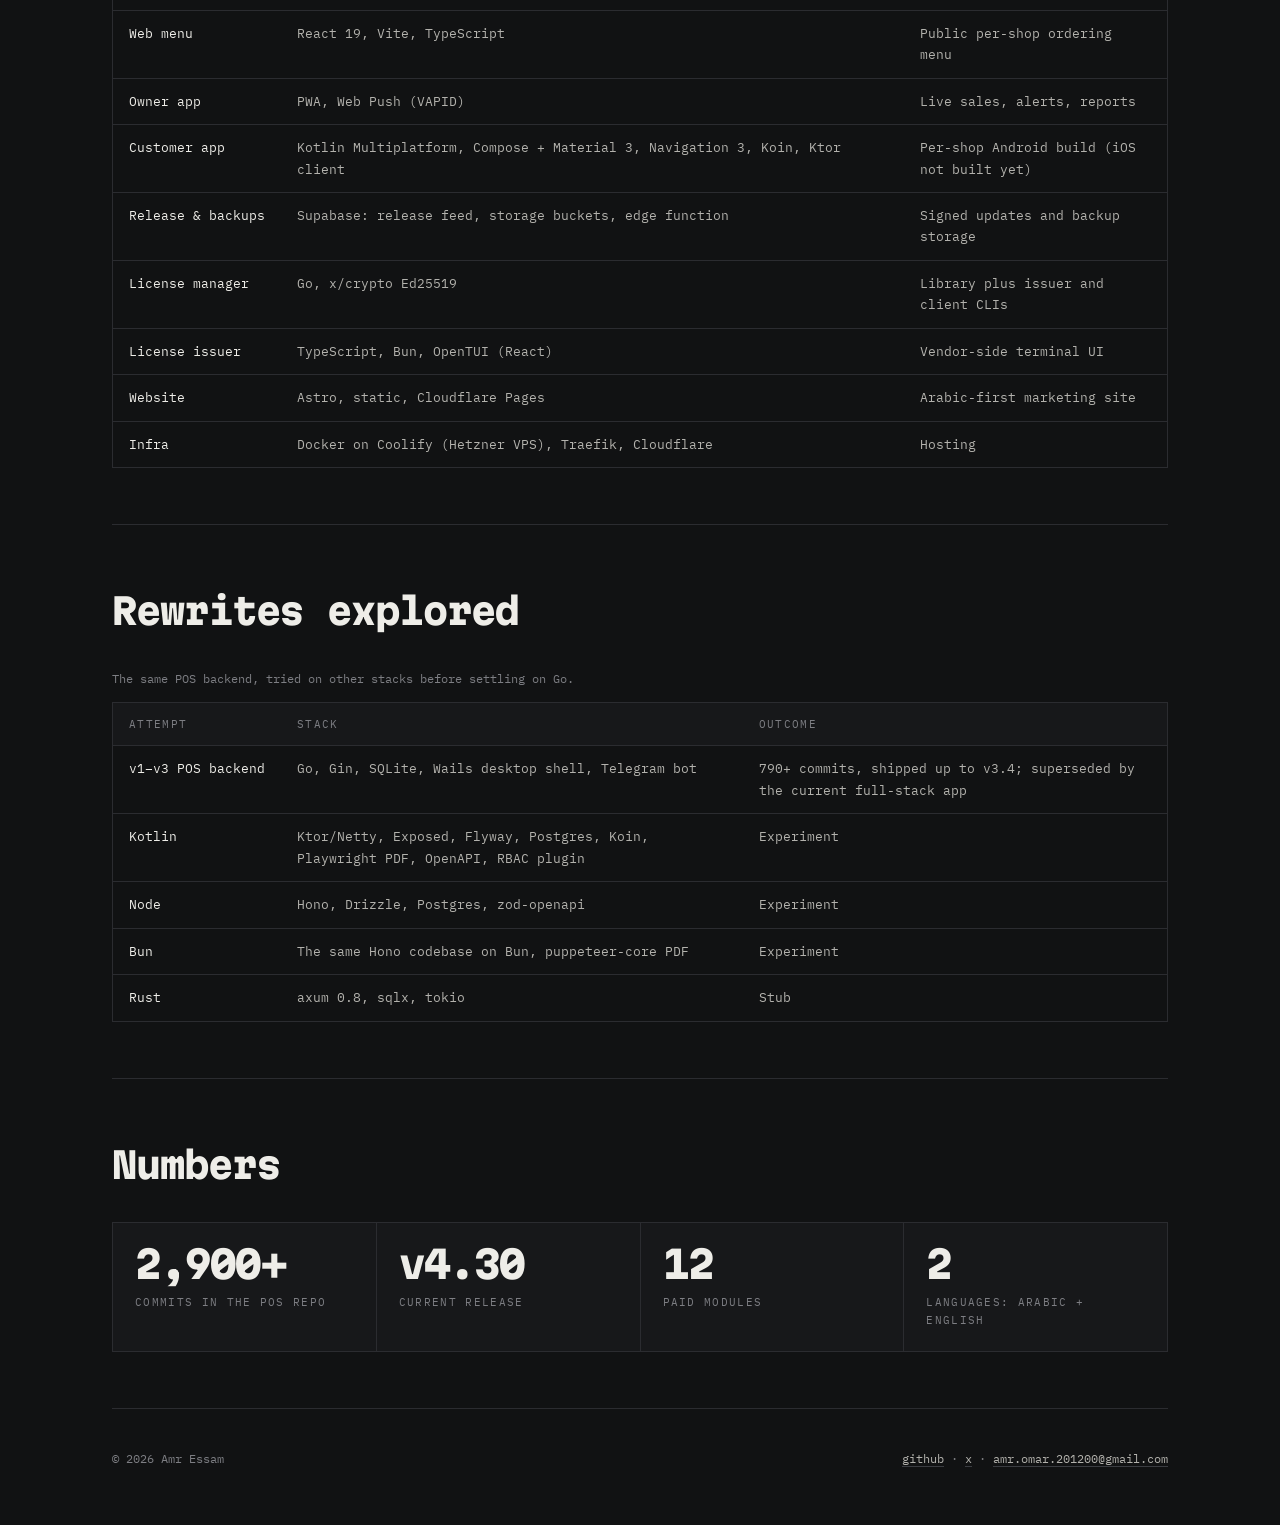
<file: epsilon/index.html>
<!doctype html><html lang="en"><head><meta charset="utf-8"><meta name="viewport" content="width=device-width, initial-scale=1"><title>Epsilon · Amr Essam</title><meta name="description" content="Epsilon: an offline-first point of sale for cafés and restaurants in Egypt, with an online ordering menu, an owner phone app and a per-shop customer app."><link rel="icon" href="/assets/epsilon/icon.png"><link rel="preconnect" href="https://fonts.googleapis.com"><link rel="preconnect" href="https://fonts.gstatic.com" crossorigin><link rel="stylesheet" href="https://fonts.googleapis.com/css2?family=IBM+Plex+Mono:wght@400;500&family=Martian+Mono:wght@400;700;800&display=swap"><link rel="stylesheet" href="/assets/site.css?v=8"></head><body style="--brand:#f3a825">
<header class="top"><div class="wrap"><a class="home" href="/">amr.essam</a><nav><a href="/#work">work</a><a href="/about/">about</a><a href="/#redacted">redacted</a><a class="opt" href="/#stack">stack</a><a href="/#contact">contact</a></nav></div></header>
<main class="wrap">
<p class="crumbs"><a href="/">~</a> / <a href="/#work">work</a> / epsilon</p>
<section class="p-head">
  <img class="p-icon" src="/assets/epsilon/icon.png" alt="Epsilon app icon" width="96" height="96">
  <p class="kicker"><b>Point of sale</b> · Windows · Web · Android</p>
  <h1 class="display">Epsilon</h1>
  <p class="sub">Offline-first point of sale for cafés and restaurants in Egypt, with an online ordering menu, an owner phone app and a per-shop customer app.</p>
  <p class="small">One order, on every screen. And if the internet drops, the till keeps going.</p>
  <div class="actions"><a class="btn solid" href="https://epsilonpos.com">epsilonpos.com</a><a class="btn" href="mailto:amr.omar.201200@gmail.com"><svg aria-hidden="true" focusable="false" width="16" height="16" viewBox="0 0 24 24"><path fill="none" stroke="currentColor" stroke-width="2" d="M3 5h18v14H3zM3 6l9 7 9-7"/></svg>Contact · amr.omar.201200@gmail.com</a></div>
  <dl class="meta"><div><dt>Role</dt><dd>Product, backend, frontend, mobile, ops</dd></div><div><dt>Platforms</dt><dd>Windows · Web · PWA · Android</dd></div><div><dt>Core stack</dt><dd>Go · React · Postgres · SQLite</dd></div><div><dt>Status</dt><dd>In use by shops · v4.30</dd></div></dl>
</section>
<section class="section"><div class="section-head"><h2>The product</h2></div>
  <div class="grid c3">
    <div class="cell"><p class="label">Windows</p><h3>Offline POS</h3><p>Dine-in, takeaway, delivery, split bills, promotions and loyalty. One Windows exe with SQLite that installs and updates itself.</p></div>
    <div class="cell"><p class="label">Shop LAN</p><h3>Kitchen &amp; floor</h3><p>Kitchen screen or printed tickets, a LAN waiter page with no app to install, a self-order kiosk and a customer display. ESC/POS printing or PDF receipts.</p></div>
    <div class="cell"><p class="label">Web</p><h3>Online menu</h3><p>Each shop gets a public web menu on its own subdomain. Cash, InstaPay, wallet or bank transfer. Orders land on the cashier with a chime; customers get order-status push alerts.</p></div>
    <div class="cell"><p class="label">PWA</p><h3>Owner app</h3><p>Live sales and trends, alerts (late kitchen ticket, void, PC offline) and day reports as PDF. Cashflow and staff-pay changes are queued for the POS to apply.</p></div>
    <div class="cell"><p class="label">POS</p><h3>Back office</h3><p>Stock, suppliers, customers, cashflow, reports, staff pay and attendance. Roles for owner, cashier, waiter and kitchen. Telegram day reports, local and encrypted cloud backups.</p></div>
    <div class="cell"><p class="label">Android</p><h3>Customer app</h3><p>A branded Android app per shop, built with Kotlin Multiplatform. Arabic and English, Google sign-in.</p></div>
  </div>
</section>
<section class="section"><div class="section-head"><h2>Architecture</h2></div>
<pre class="ascii">+---------------------------+
| <b>Update feed</b> (Supabase)    |
| Ed25519-signed releases   |
+---------------------------+
              | poll, verify, swap
              v
 SHOP LAN                               CLOUD
+---------------------------+          +---------------------------+
| <b>POS exe</b>                   |  HTTPS   | <b>Cloud bridge</b>              |
| Go + React, SQLite        |&lt;--------&gt;| Go + Gin                  |
| API + UI on one port      |REST, gzip| Postgres + RLS            |
+---------------------------+   JSON   +---------------------------+
              ^                             |          |          |
              | SSE realtime                |          |          |
              v                             v          v          v
+---------------------------+          +--------+ +---------+ +-------+
| <b>LAN browsers</b>, no install  |          |<b>Web menu</b>| |<b>Owner PWA</b>| |<b>Android</b>|
| waiter page, kitchen,     |          | React  | |Web Push | |  app  |
| kiosk, customer display   |          +--------+ +---------+ +-------+
+---------------------------+</pre>
  <ul class="points">
    <li>The shop's data lives on the shop PC. The cloud keeps only a bridge: the menu, online orders and their status, owner totals and 90 days of day reports.</li>
    <li>The POS pushes its changes, pulls new online orders and acks them.</li>
    <li>Waiter, kitchen, kiosk and display devices are plain browsers on the shop LAN, with 12-hour sessions and SSE for realtime updates.</li>
    <li>REST and JSON everywhere. No gRPC, no WebSockets.</li>
  </ul>
</section>
<section class="section"><div class="section-head"><h2>Engineering highlights</h2></div>
  <div class="grid c2">
    <div class="cell"><h3>Offline licensing</h3><p>Ed25519-signed serials bound to the PC, with paid modules (analytics, stock, loyalty, kitchen, kiosk, payroll and more). Verified offline, no license server. Issued from a vendor-side terminal UI.</p></div>
    <div class="cell"><h3>Signed self-update</h3><p>The exe polls a release feed, verifies an Ed25519 signature, backs up the database, swaps the binary and keeps the previous one. A rollback button, plus a remote kill switch for a pulled version.</p></div>
    <div class="cell"><h3>Multi-tenant cloud</h3><p>One Postgres for every shop. Tenant isolation is enforced by row-level security through a restricted role.</p></div>
    <div class="cell"><h3>Auth</h3><p>Customers sign in with Google or Apple per shop; the cloud verifies id tokens, issues EdDSA JWTs and refresh secrets, with per-IP rate limits. Owners link a phone by QR one-time code, then a bearer token.</p></div>
    <div class="cell"><h3>Sealed backups</h3><p>Cloud backups are sealed with an X25519 public key. Only an offline private key opens them.</p></div>
    <div class="cell"><h3>No .env in the field</h3><p>Shipped config is encrypted at rest with Windows DPAPI.</p></div>
  </div>
</section>
<section class="section"><div class="section-head"><h2>Components</h2></div>
  <div class="table-wrap"><table class="stack"><thead><tr><th>Component</th><th>Stack</th><th>Role</th></tr></thead><tbody>
    <tr><td>POS app</td><td>Go 1.26, Gin, SQLite, Squirrel, Goose, zerolog, chromedp (PDF), cron. UI: React 19, Vite, Tailwind 4, TanStack Query/Table/Virtual, zustand, i18next, Bun</td><td>Single exe serving the API and the embedded UI on one port</td></tr>
    <tr><td>Cloud bridge</td><td>Go, Gin, Postgres 18 + RLS, pgx v5, goose, EdDSA JWT, webpush</td><td>Web menu, ordering API, owner API, admin</td></tr>
    <tr><td>Web menu</td><td>React 19, Vite, TypeScript</td><td>Public per-shop ordering menu</td></tr>
    <tr><td>Owner app</td><td>PWA, Web Push (VAPID)</td><td>Live sales, alerts, reports</td></tr>
    <tr><td>Customer app</td><td>Kotlin Multiplatform, Compose + Material 3, Navigation 3, Koin, Ktor client</td><td>Per-shop Android build (iOS not built yet)</td></tr>
    <tr><td>Release &amp; backups</td><td>Supabase: release feed, storage buckets, edge function</td><td>Signed updates and backup storage</td></tr>
    <tr><td>License manager</td><td>Go, x/crypto Ed25519</td><td>Library plus issuer and client CLIs</td></tr>
    <tr><td>License issuer</td><td>TypeScript, Bun, OpenTUI (React)</td><td>Vendor-side terminal UI</td></tr>
    <tr><td>Website</td><td>Astro, static, Cloudflare Pages</td><td>Arabic-first marketing site</td></tr>
    <tr><td>Infra</td><td>Docker on Coolify (Hetzner VPS), Traefik, Cloudflare</td><td>Hosting</td></tr>
  </tbody></table></div>
</section>
<section class="section"><div class="section-head"><h2>Rewrites explored</h2></div>
  <p class="small">The same POS backend, tried on other stacks before settling on Go.</p>
  <div class="table-wrap"><table class="stack"><thead><tr><th>Attempt</th><th>Stack</th><th>Outcome</th></tr></thead><tbody>
    <tr><td>v1–v3 POS backend</td><td>Go, Gin, SQLite, Wails desktop shell, Telegram bot</td><td>790+ commits, shipped up to v3.4; superseded by the current full-stack app</td></tr>
    <tr><td>Kotlin</td><td>Ktor/Netty, Exposed, Flyway, Postgres, Koin, Playwright PDF, OpenAPI, RBAC plugin</td><td>Experiment</td></tr>
    <tr><td>Node</td><td>Hono, Drizzle, Postgres, zod-openapi</td><td>Experiment</td></tr>
    <tr><td>Bun</td><td>The same Hono codebase on Bun, puppeteer-core PDF</td><td>Experiment</td></tr>
    <tr><td>Rust</td><td>axum 0.8, sqlx, tokio</td><td>Stub</td></tr>
  </tbody></table></div>
</section>
<section class="section"><div class="section-head"><h2>Numbers</h2></div>
  <div class="grid c4">
    <div class="cell"><h3 class="num">2,900+</h3><p class="label">commits in the POS repo</p></div>
    <div class="cell"><h3 class="num">v4.30</h3><p class="label">current release</p></div>
    <div class="cell"><h3 class="num">12</h3><p class="label">paid modules</p></div>
    <div class="cell"><h3 class="num">2</h3><p class="label">languages: Arabic + English</p></div>
  </div>
</section>
</main>
<footer class="foot"><div class="wrap"><span>© 2026 Amr Essam</span><span><a href="https://github.com/AmrEsam0">github</a> · <a href="https://x.com/_AmrEsam_">x</a> · <a href="mailto:amr.omar.201200@gmail.com">amr.omar.201200@gmail.com</a></span></div></footer>
</body></html>
</file>
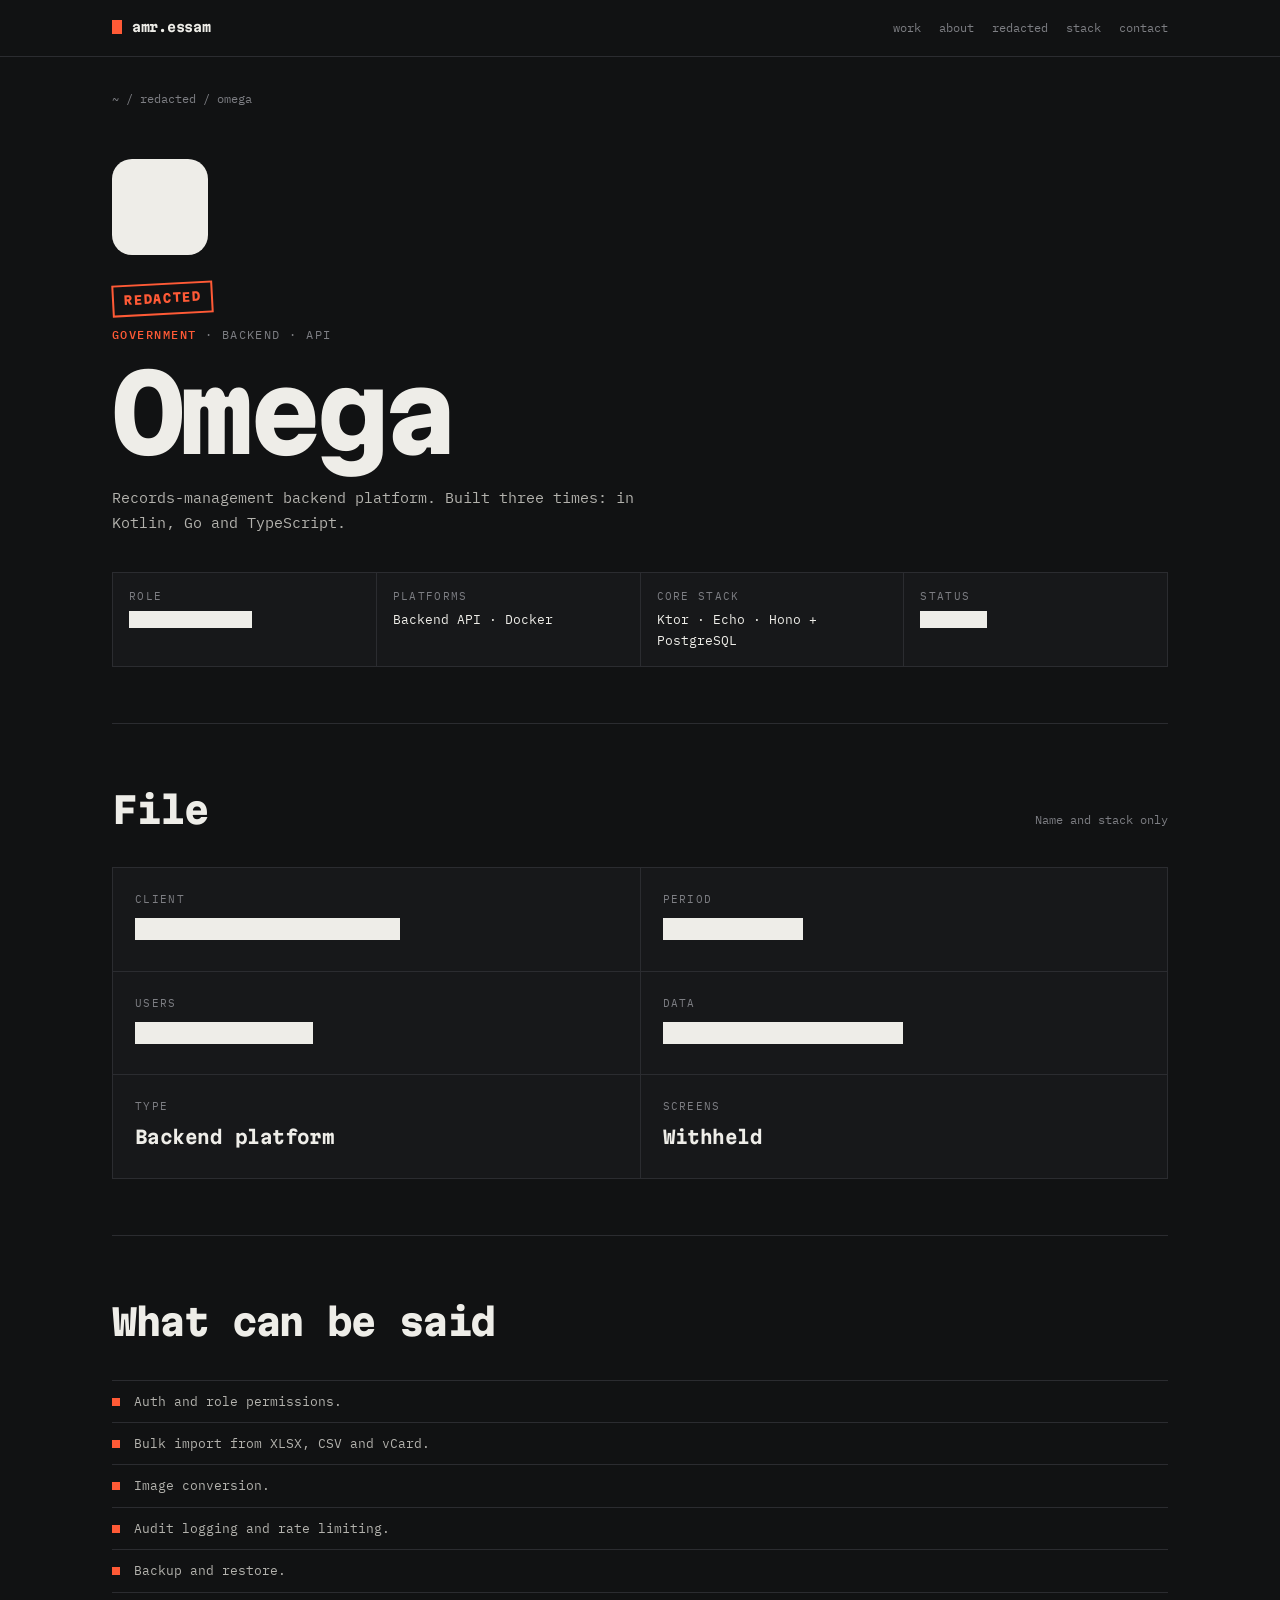
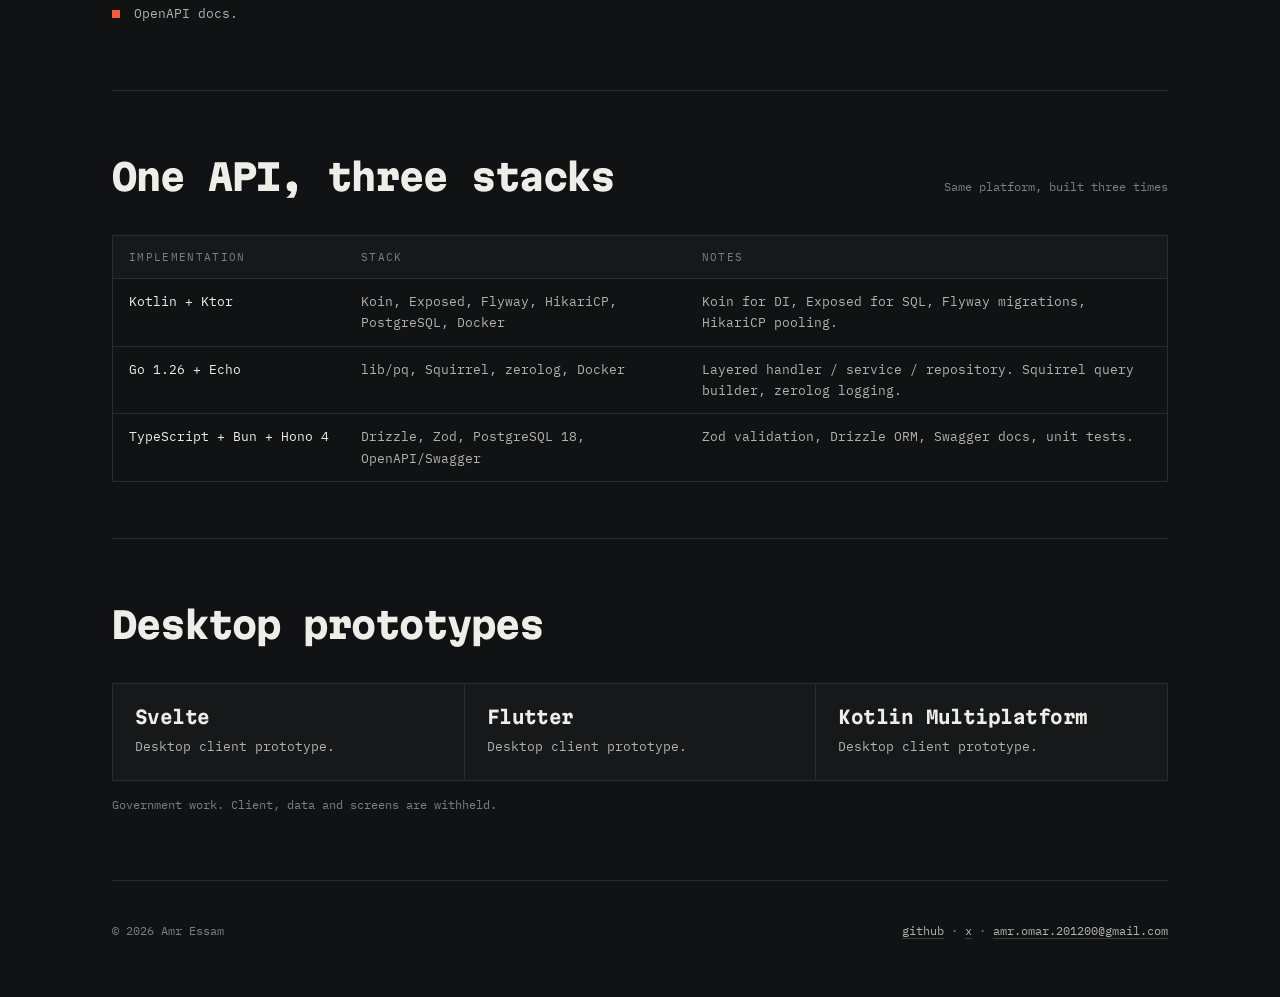
<file: omega/index.html>
<!doctype html><html lang="en"><head><meta charset="utf-8"><meta name="viewport" content="width=device-width, initial-scale=1"><title>Omega · Amr Essam</title><meta name="description" content="Records-management backend platform, built three times: Kotlin + Ktor, Go + Echo, and TypeScript + Bun + Hono."><link rel="icon" href="/assets/redacted.svg"><link rel="preconnect" href="https://fonts.googleapis.com"><link rel="preconnect" href="https://fonts.gstatic.com" crossorigin><link rel="stylesheet" href="https://fonts.googleapis.com/css2?family=IBM+Plex+Mono:wght@400;500&family=Martian+Mono:wght@400;700;800&display=swap"><link rel="stylesheet" href="/assets/site.css?v=8"></head><body>
<header class="top"><div class="wrap"><a class="home" href="/">amr.essam</a><nav><a href="/#work">work</a><a href="/about/">about</a><a href="/#redacted">redacted</a><a class="opt" href="/#stack">stack</a><a href="/#contact">contact</a></nav></div></header>
<main class="wrap">
<p class="crumbs"><a href="/">~</a> / <a href="/#redacted">redacted</a> / omega</p>
<section class="p-head">
  <div class="p-icon icon-redacted" role="img" aria-label="Icon withheld"></div>
  <p><span class="stamp">REDACTED</span></p>
  <p class="kicker"><b>Government</b> · Backend · API</p>
  <h1 class="display">Omega</h1>
  <p class="sub">Records-management backend platform. Built three times: in Kotlin, Go and TypeScript.</p>
  <dl class="meta"><div><dt>Role</dt><dd><span class="bar">xxxxx xxxxxxxxx</span></dd></div><div><dt>Platforms</dt><dd>Backend API · Docker</dd></div><div><dt>Core stack</dt><dd>Ktor · Echo · Hono + PostgreSQL</dd></div><div><dt>Status</dt><dd><span class="bar">xxxxxxxx</span></dd></div></dl>
</section>
<section class="section"><div class="section-head"><h2>File</h2><span class="small">Name and stack only</span></div>
  <div class="grid c2">
    <div class="cell"><p class="label">Client</p><h3><span class="bar">xxxxxxxx xx xxxxxxxxx</span></h3></div>
    <div class="cell"><p class="label">Period</p><h3><span class="bar">xxxx – xxxx</span></h3></div>
    <div class="cell"><p class="label">Users</p><h3><span class="bar">xxxxxxxx xxxxx</span></h3></div>
    <div class="cell"><p class="label">Data</p><h3><span class="bar">xxxxxx xxxxxxx xxxx</span></h3></div>
    <div class="cell"><p class="label">Type</p><h3>Backend platform</h3></div>
    <div class="cell"><p class="label">Screens</p><h3>Withheld</h3></div>
  </div>
</section>
<section class="section"><div class="section-head"><h2>What can be said</h2></div>
  <ul class="points">
    <li>Auth and role permissions.</li>
    <li>Bulk import from XLSX, CSV and vCard.</li>
    <li>Image conversion.</li>
    <li>Audit logging and rate limiting.</li>
    <li>Backup and restore.</li>
    <li>OpenAPI docs.</li>
  </ul>
</section>
<section class="section"><div class="section-head"><h2>One API, three stacks</h2><span class="small">Same platform, built three times</span></div>
  <div class="table-wrap"><table class="stack"><thead><tr><th>Implementation</th><th>Stack</th><th>Notes</th></tr></thead><tbody>
    <tr><td>Kotlin + Ktor</td><td>Koin, Exposed, Flyway, HikariCP, PostgreSQL, Docker</td><td>Koin for DI, Exposed for SQL, Flyway migrations, HikariCP pooling.</td></tr>
    <tr><td>Go 1.26 + Echo</td><td>lib/pq, Squirrel, zerolog, Docker</td><td>Layered handler / service / repository. Squirrel query builder, zerolog logging.</td></tr>
    <tr><td>TypeScript + Bun + Hono 4</td><td>Drizzle, Zod, PostgreSQL 18, OpenAPI/Swagger</td><td>Zod validation, Drizzle ORM, Swagger docs, unit tests.</td></tr>
  </tbody></table></div>
</section>
<section class="section"><div class="section-head"><h2>Desktop prototypes</h2></div>
  <div class="grid c3">
    <div class="cell"><h3>Svelte</h3><p>Desktop client prototype.</p></div>
    <div class="cell"><h3>Flutter</h3><p>Desktop client prototype.</p></div>
    <div class="cell"><h3>Kotlin Multiplatform</h3><p>Desktop client prototype.</p></div>
  </div>
  <p class="small">Government work. Client, data and screens are withheld.</p>
</section>
</main>
<footer class="foot"><div class="wrap"><span>© 2026 Amr Essam</span><span><a href="https://github.com/AmrEsam0">github</a> · <a href="https://x.com/_AmrEsam_">x</a> · <a href="mailto:amr.omar.201200@gmail.com">amr.omar.201200@gmail.com</a></span></div></footer>
</body></html>
</file>
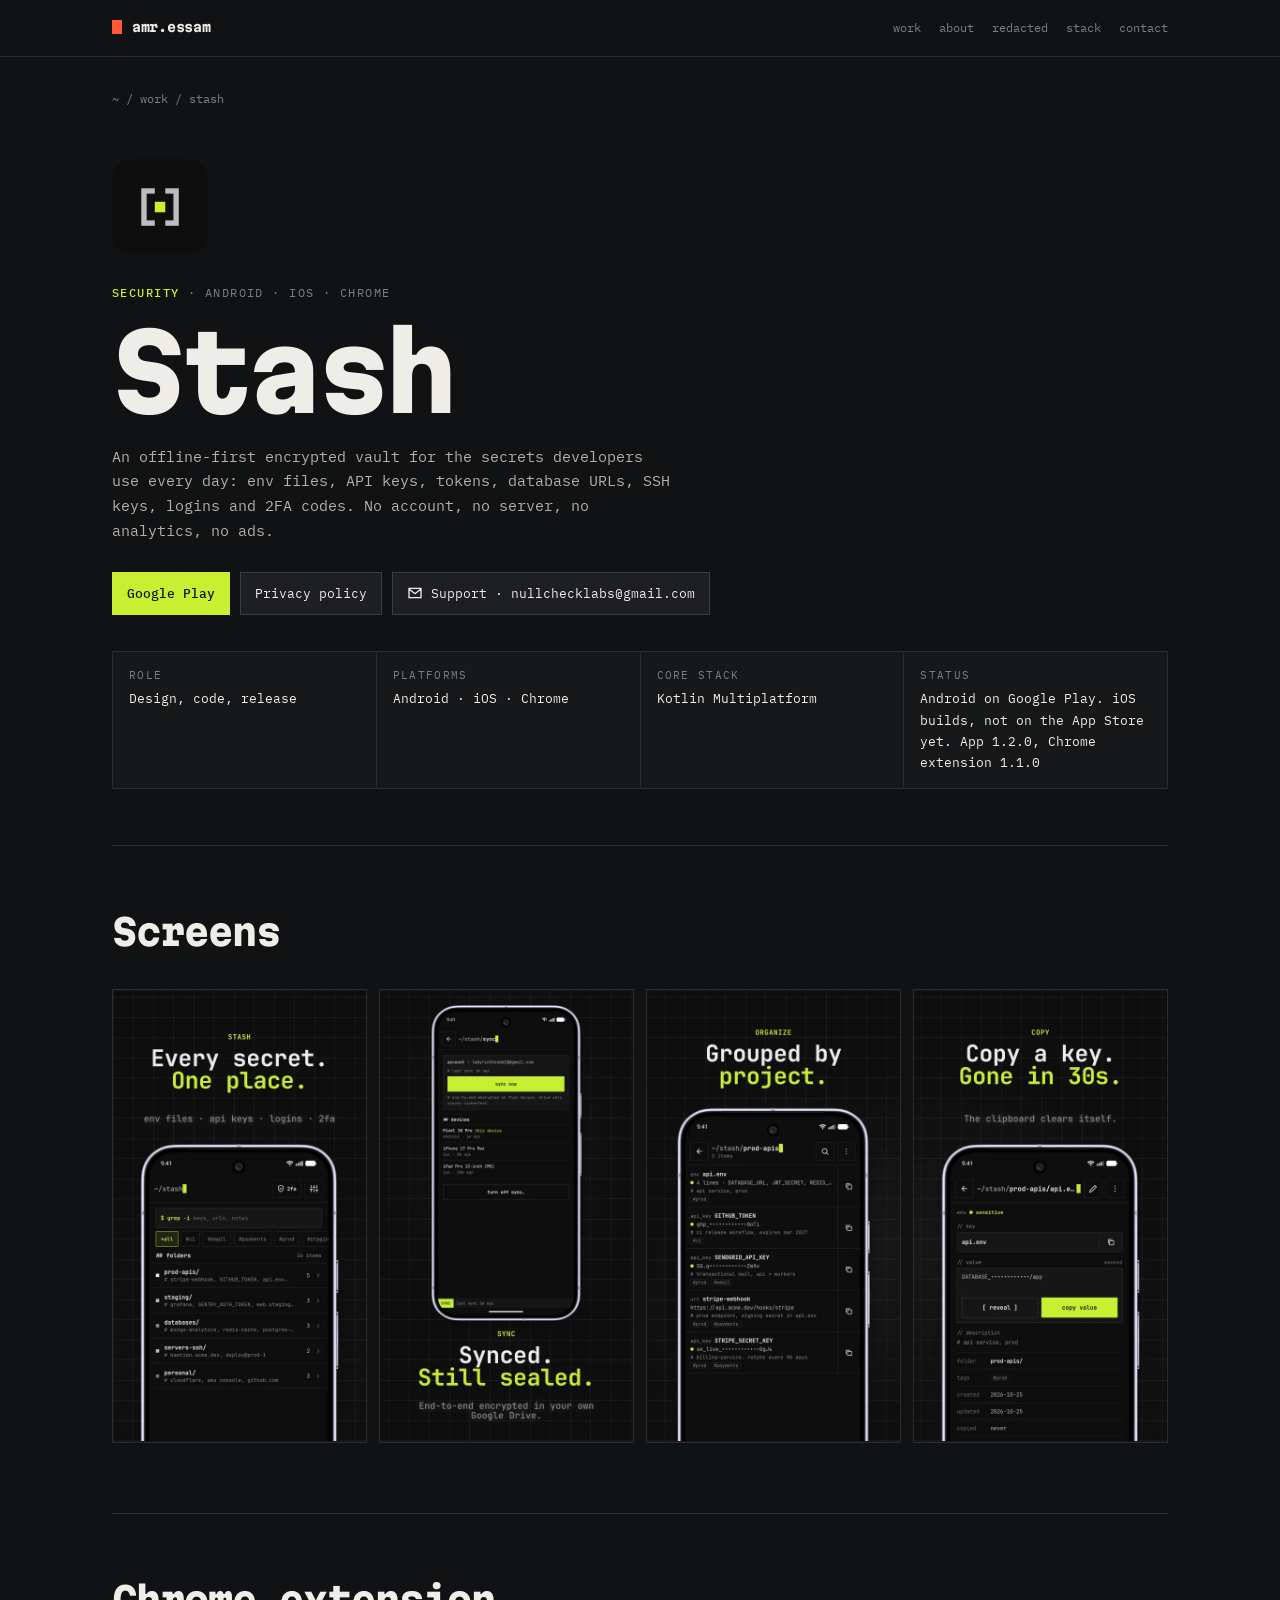
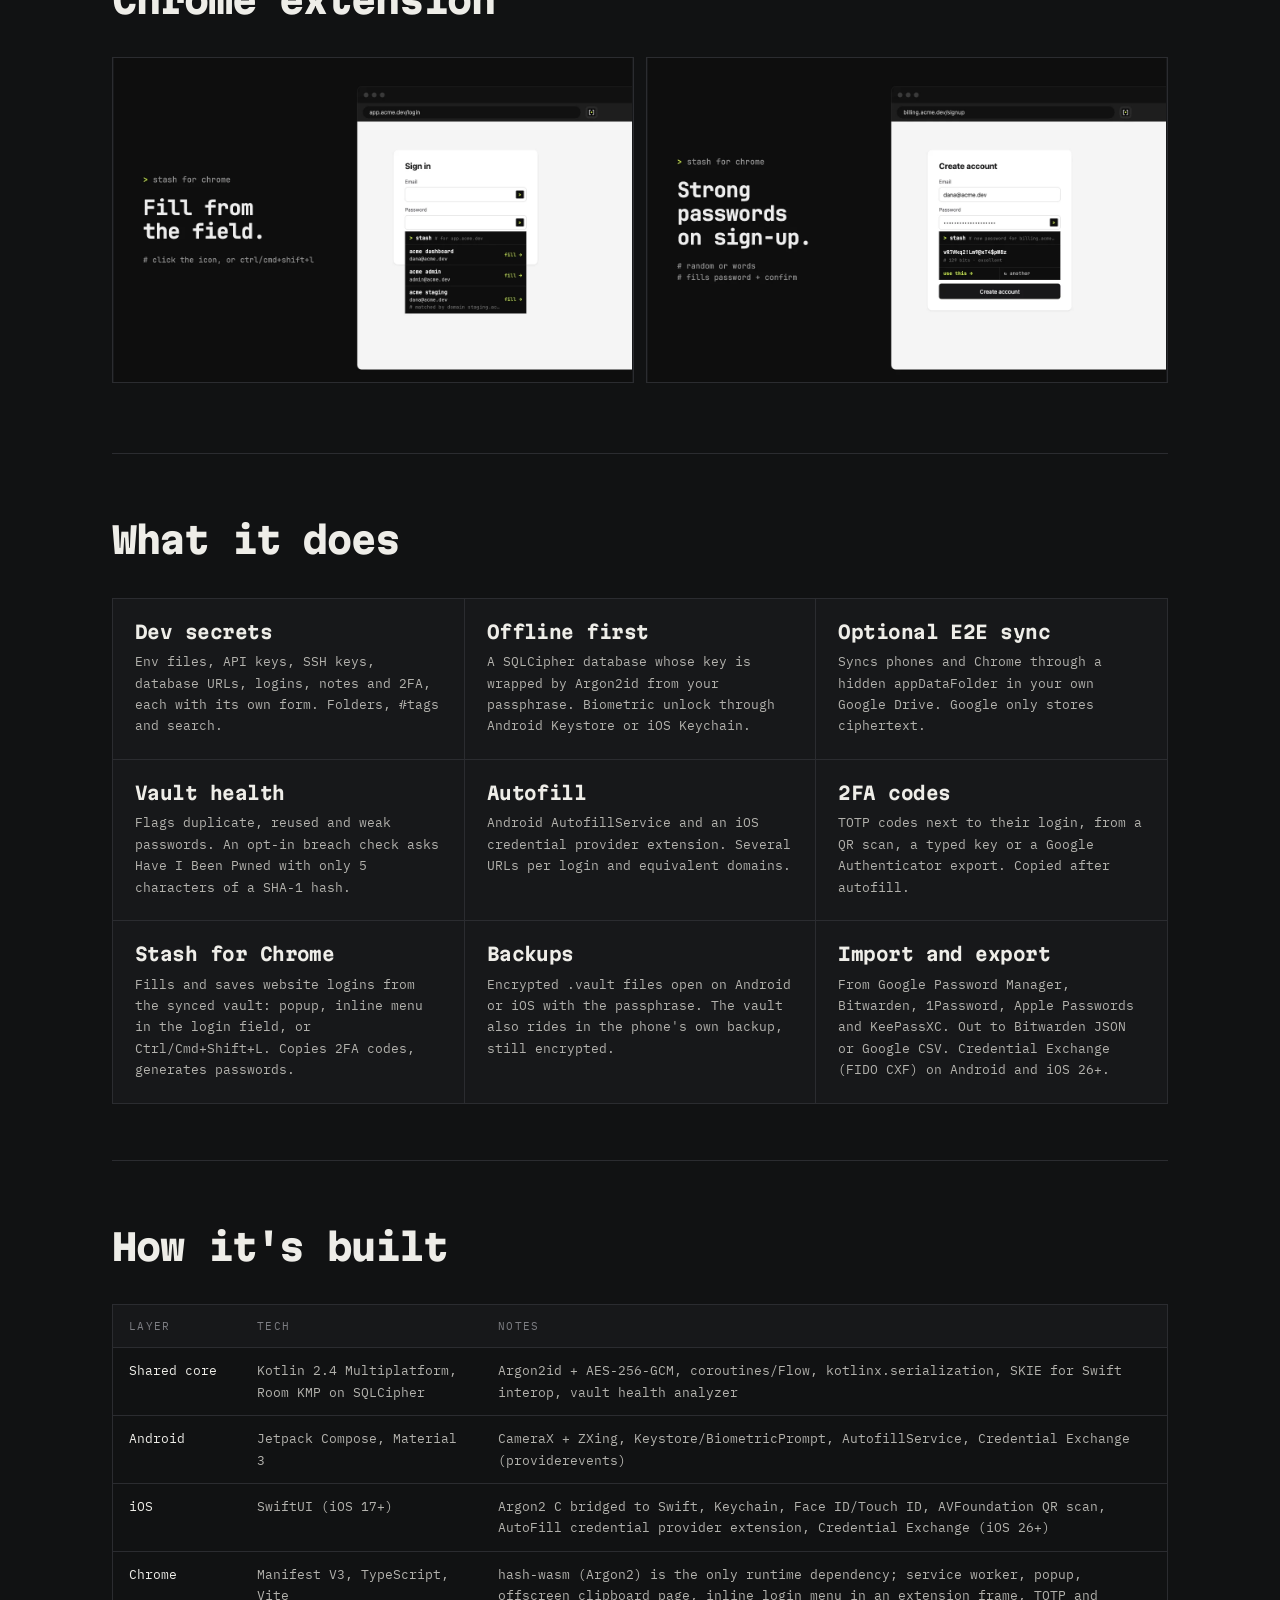
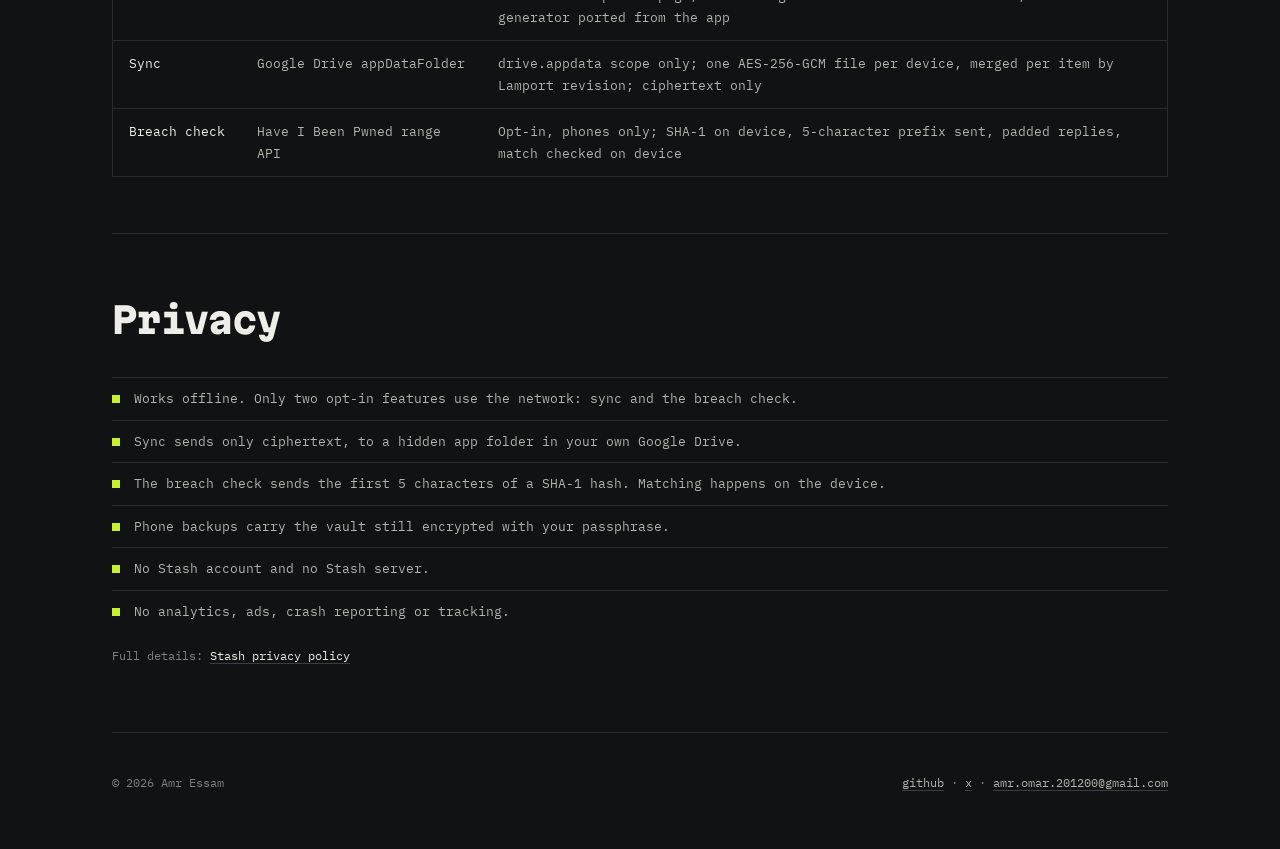
<file: stash/index.html>
<!doctype html><html lang="en"><head><meta charset="utf-8"><meta name="viewport" content="width=device-width, initial-scale=1"><title>Stash · Amr Essam</title><meta name="description" content="Stash: an offline-first encrypted vault for env files, API keys, tokens, logins and 2FA codes, on Android, iOS and Chrome."><link rel="icon" href="/assets/stash/icon.png"><link rel="preconnect" href="https://fonts.googleapis.com"><link rel="preconnect" href="https://fonts.gstatic.com" crossorigin><link rel="stylesheet" href="https://fonts.googleapis.com/css2?family=IBM+Plex+Mono:wght@400;500&family=Martian+Mono:wght@400;700;800&display=swap"><link rel="stylesheet" href="/assets/site.css?v=8"></head><body style="--brand:#c8f031">
<header class="top"><div class="wrap"><a class="home" href="/">amr.essam</a><nav><a href="/#work">work</a><a href="/about/">about</a><a href="/#redacted">redacted</a><a class="opt" href="/#stack">stack</a><a href="/#contact">contact</a></nav></div></header>
<main class="wrap">
<p class="crumbs"><a href="/">~</a> / <a href="/#work">work</a> / stash</p>
<section class="p-head">
  <img class="p-icon" src="/assets/stash/icon.png" alt="Stash app icon" width="96" height="96">
  <p class="kicker"><b>Security</b> · Android · iOS · Chrome</p>
  <h1 class="display">Stash</h1>
  <p class="sub">An offline-first encrypted vault for the secrets developers use every day: env files, API keys, tokens, database URLs, SSH keys, logins and 2FA codes. No account, no server, no analytics, no ads.</p>
  <div class="actions">
    <a class="btn solid" href="https://play.google.com/store/apps/details?id=com.labyrinthcode.stash">Google Play</a>
    <a class="btn" href="/stash/privacy/">Privacy policy</a>
    <a class="btn" href="mailto:nullchecklabs@gmail.com"><svg aria-hidden="true" focusable="false" width="16" height="16" viewBox="0 0 24 24"><path fill="none" stroke="currentColor" stroke-width="2" d="M3 5h18v14H3zM3 6l9 7 9-7"/></svg>Support · nullchecklabs@gmail.com</a>
  </div>
  <dl class="meta"><div><dt>Role</dt><dd>Design, code, release</dd></div><div><dt>Platforms</dt><dd>Android · iOS · Chrome</dd></div><div><dt>Core stack</dt><dd>Kotlin Multiplatform</dd></div><div><dt>Status</dt><dd>Android on Google Play. iOS builds, not on the App Store yet. App 1.2.0, Chrome extension 1.1.0</dd></div></dl>
</section>
<section class="section"><div class="section-head"><h2>Screens</h2></div>
  <div class="gallery">
    <img src="/assets/stash/phone-01.webp" alt="Stash phone screen 1 of 6" width="540" height="960" loading="lazy">
    <img src="/assets/stash/phone-02.webp" alt="Stash phone screen 2 of 6" width="540" height="960" loading="lazy">
    <img src="/assets/stash/phone-03.webp" alt="Stash phone screen 3 of 6" width="540" height="960" loading="lazy">
    <img src="/assets/stash/phone-04.webp" alt="Stash phone screen 4 of 6" width="540" height="960" loading="lazy">
    <img src="/assets/stash/phone-05.webp" alt="Stash phone screen 5 of 6" width="540" height="960" loading="lazy">
    <img src="/assets/stash/phone-06.webp" alt="Stash phone screen 6 of 6" width="540" height="960" loading="lazy">
  </div>
</section>
<section class="section"><div class="section-head"><h2>Chrome extension</h2></div>
  <div class="gallery landscape">
    <figure><img src="/assets/stash/chrome-1.webp" alt="Stash for Chrome store slide 1 of 5" width="1280" height="800" loading="lazy"></figure>
    <figure><img src="/assets/stash/chrome-2.webp" alt="Stash for Chrome store slide 2 of 5" width="1280" height="800" loading="lazy"></figure>
    <figure><img src="/assets/stash/chrome-3.webp" alt="Stash for Chrome store slide 3 of 5" width="1280" height="800" loading="lazy"></figure>
    <figure><img src="/assets/stash/chrome-4.webp" alt="Stash for Chrome store slide 4 of 5" width="1280" height="800" loading="lazy"></figure>
    <figure><img src="/assets/stash/chrome-5.webp" alt="Stash for Chrome store slide 5 of 5" width="1280" height="800" loading="lazy"></figure>
  </div>
</section>
<section class="section"><div class="section-head"><h2>What it does</h2></div>
  <div class="grid c3">
    <div class="cell"><h3>Dev secrets</h3><p>Env files, API keys, SSH keys, database URLs, logins, notes and 2FA, each with its own form. Folders, #tags and search.</p></div>
    <div class="cell"><h3>Offline first</h3><p>A SQLCipher database whose key is wrapped by Argon2id from your passphrase. Biometric unlock through Android Keystore or iOS Keychain.</p></div>
    <div class="cell"><h3>Optional E2E sync</h3><p>Syncs phones and Chrome through a hidden appDataFolder in your own Google Drive. Google only stores ciphertext.</p></div>
    <div class="cell"><h3>Vault health</h3><p>Flags duplicate, reused and weak passwords. An opt-in breach check asks Have I Been Pwned with only 5 characters of a SHA-1 hash.</p></div>
    <div class="cell"><h3>Autofill</h3><p>Android AutofillService and an iOS credential provider extension. Several URLs per login and equivalent domains.</p></div>
    <div class="cell"><h3>2FA codes</h3><p>TOTP codes next to their login, from a QR scan, a typed key or a Google Authenticator export. Copied after autofill.</p></div>
    <div class="cell"><h3>Stash for Chrome</h3><p>Fills and saves website logins from the synced vault: popup, inline menu in the login field, or Ctrl/Cmd+Shift+L. Copies 2FA codes, generates passwords.</p></div>
    <div class="cell"><h3>Backups</h3><p>Encrypted .vault files open on Android or iOS with the passphrase. The vault also rides in the phone's own backup, still encrypted.</p></div>
    <div class="cell"><h3>Import and export</h3><p>From Google Password Manager, Bitwarden, 1Password, Apple Passwords and KeePassXC. Out to Bitwarden JSON or Google CSV. Credential Exchange (FIDO CXF) on Android and iOS 26+.</p></div>
  </div>
</section>
<section class="section"><div class="section-head"><h2>How it's built</h2></div>
  <div class="table-wrap"><table class="stack"><thead><tr><th>Layer</th><th>Tech</th><th>Notes</th></tr></thead><tbody>
    <tr><td>Shared core</td><td>Kotlin 2.4 Multiplatform, Room KMP on SQLCipher</td><td>Argon2id + AES-256-GCM, coroutines/Flow, kotlinx.serialization, SKIE for Swift interop, vault health analyzer</td></tr>
    <tr><td>Android</td><td>Jetpack Compose, Material 3</td><td>CameraX + ZXing, Keystore/BiometricPrompt, AutofillService, Credential Exchange (providerevents)</td></tr>
    <tr><td>iOS</td><td>SwiftUI (iOS 17+)</td><td>Argon2 C bridged to Swift, Keychain, Face ID/Touch ID, AVFoundation QR scan, AutoFill credential provider extension, Credential Exchange (iOS 26+)</td></tr>
    <tr><td>Chrome</td><td>Manifest V3, TypeScript, Vite</td><td>hash-wasm (Argon2) is the only runtime dependency; service worker, popup, offscreen clipboard page, inline login menu in an extension frame, TOTP and generator ported from the app</td></tr>
    <tr><td>Sync</td><td>Google Drive appDataFolder</td><td>drive.appdata scope only; one AES-256-GCM file per device, merged per item by Lamport revision; ciphertext only</td></tr>
    <tr><td>Breach check</td><td>Have I Been Pwned range API</td><td>Opt-in, phones only; SHA-1 on device, 5-character prefix sent, padded replies, match checked on device</td></tr>
  </tbody></table></div>
</section>
<section class="section"><div class="section-head"><h2>Privacy</h2></div>
  <ul class="points">
    <li>Works offline. Only two opt-in features use the network: sync and the breach check.</li>
    <li>Sync sends only ciphertext, to a hidden app folder in your own Google Drive.</li>
    <li>The breach check sends the first 5 characters of a SHA-1 hash. Matching happens on the device.</li>
    <li>Phone backups carry the vault still encrypted with your passphrase.</li>
    <li>No Stash account and no Stash server.</li>
    <li>No analytics, ads, crash reporting or tracking.</li>
  </ul>
  <p class="small">Full details: <a href="/stash/privacy/">Stash privacy policy</a></p>
</section>
</main>
<footer class="foot"><div class="wrap"><span>© 2026 Amr Essam</span><span><a href="https://github.com/AmrEsam0">github</a> · <a href="https://x.com/_AmrEsam_">x</a> · <a href="mailto:amr.omar.201200@gmail.com">amr.omar.201200@gmail.com</a></span></div></footer>
</body></html>
</file>
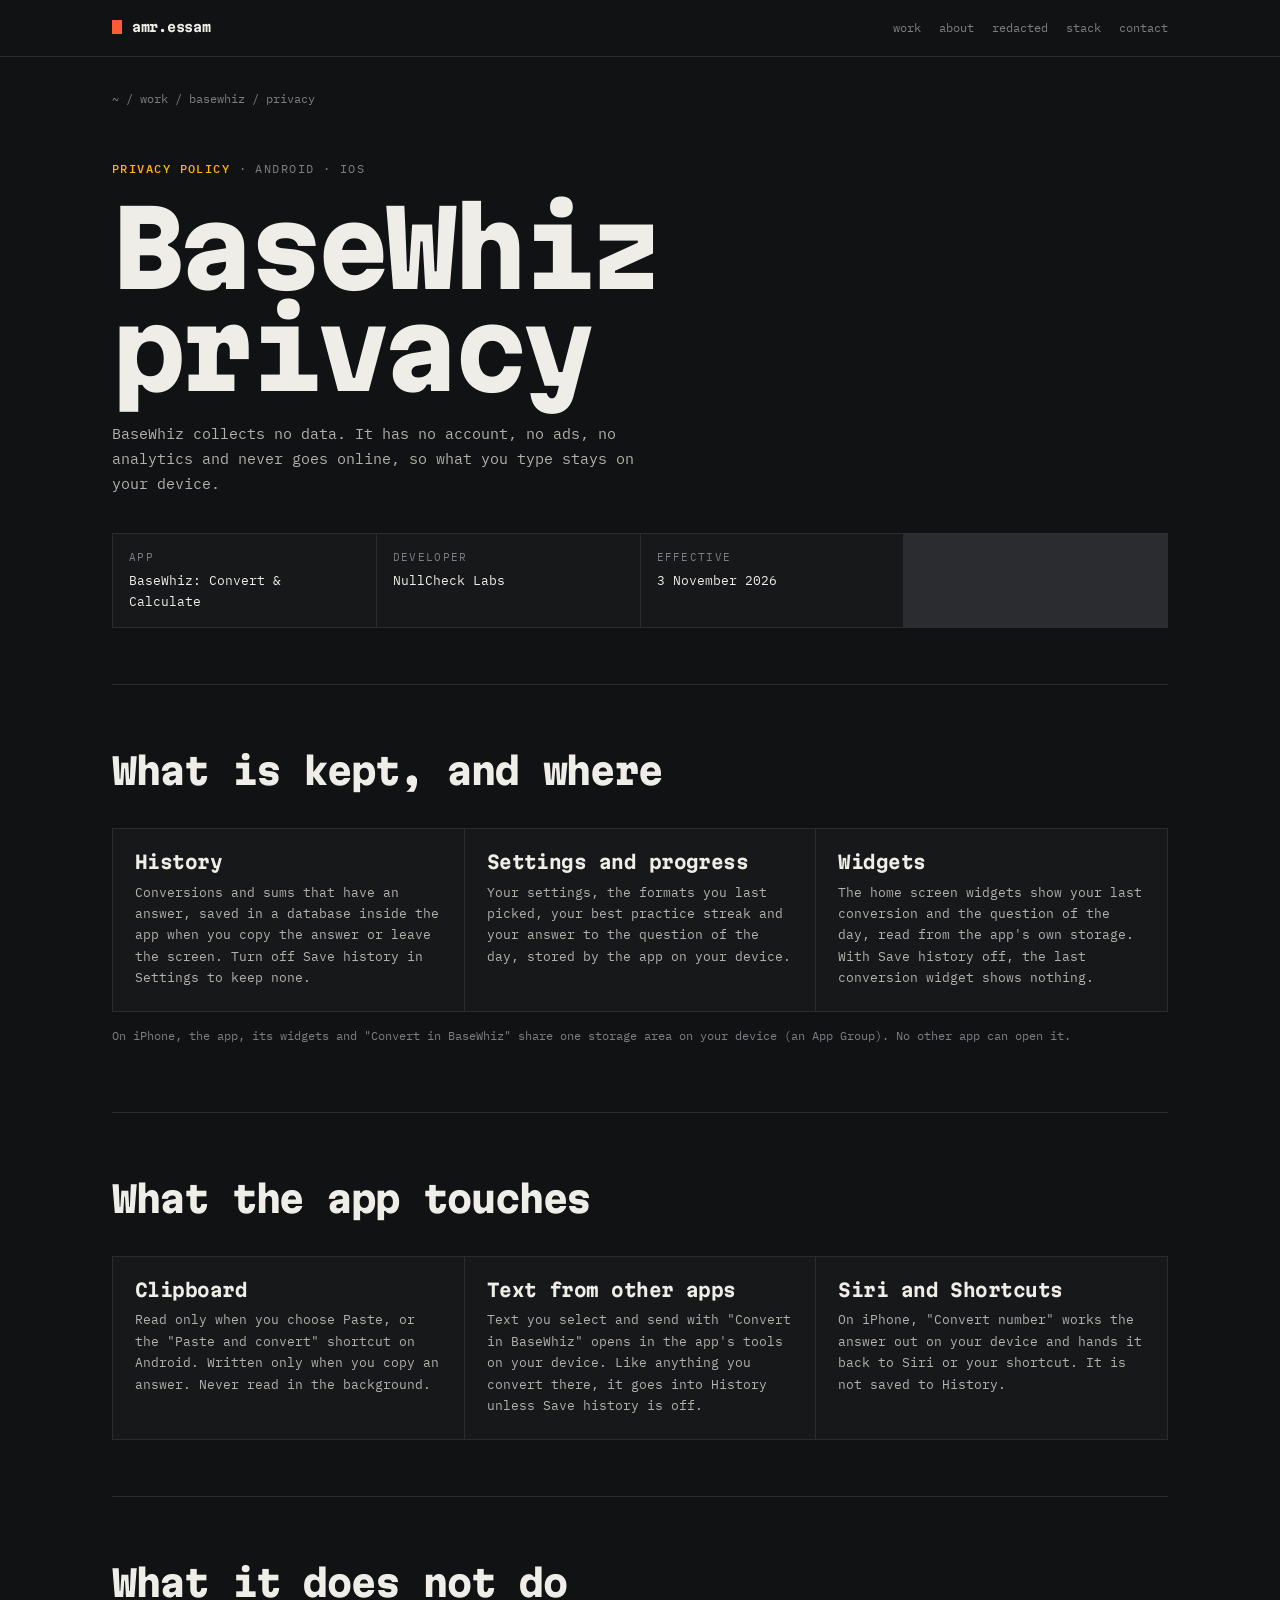
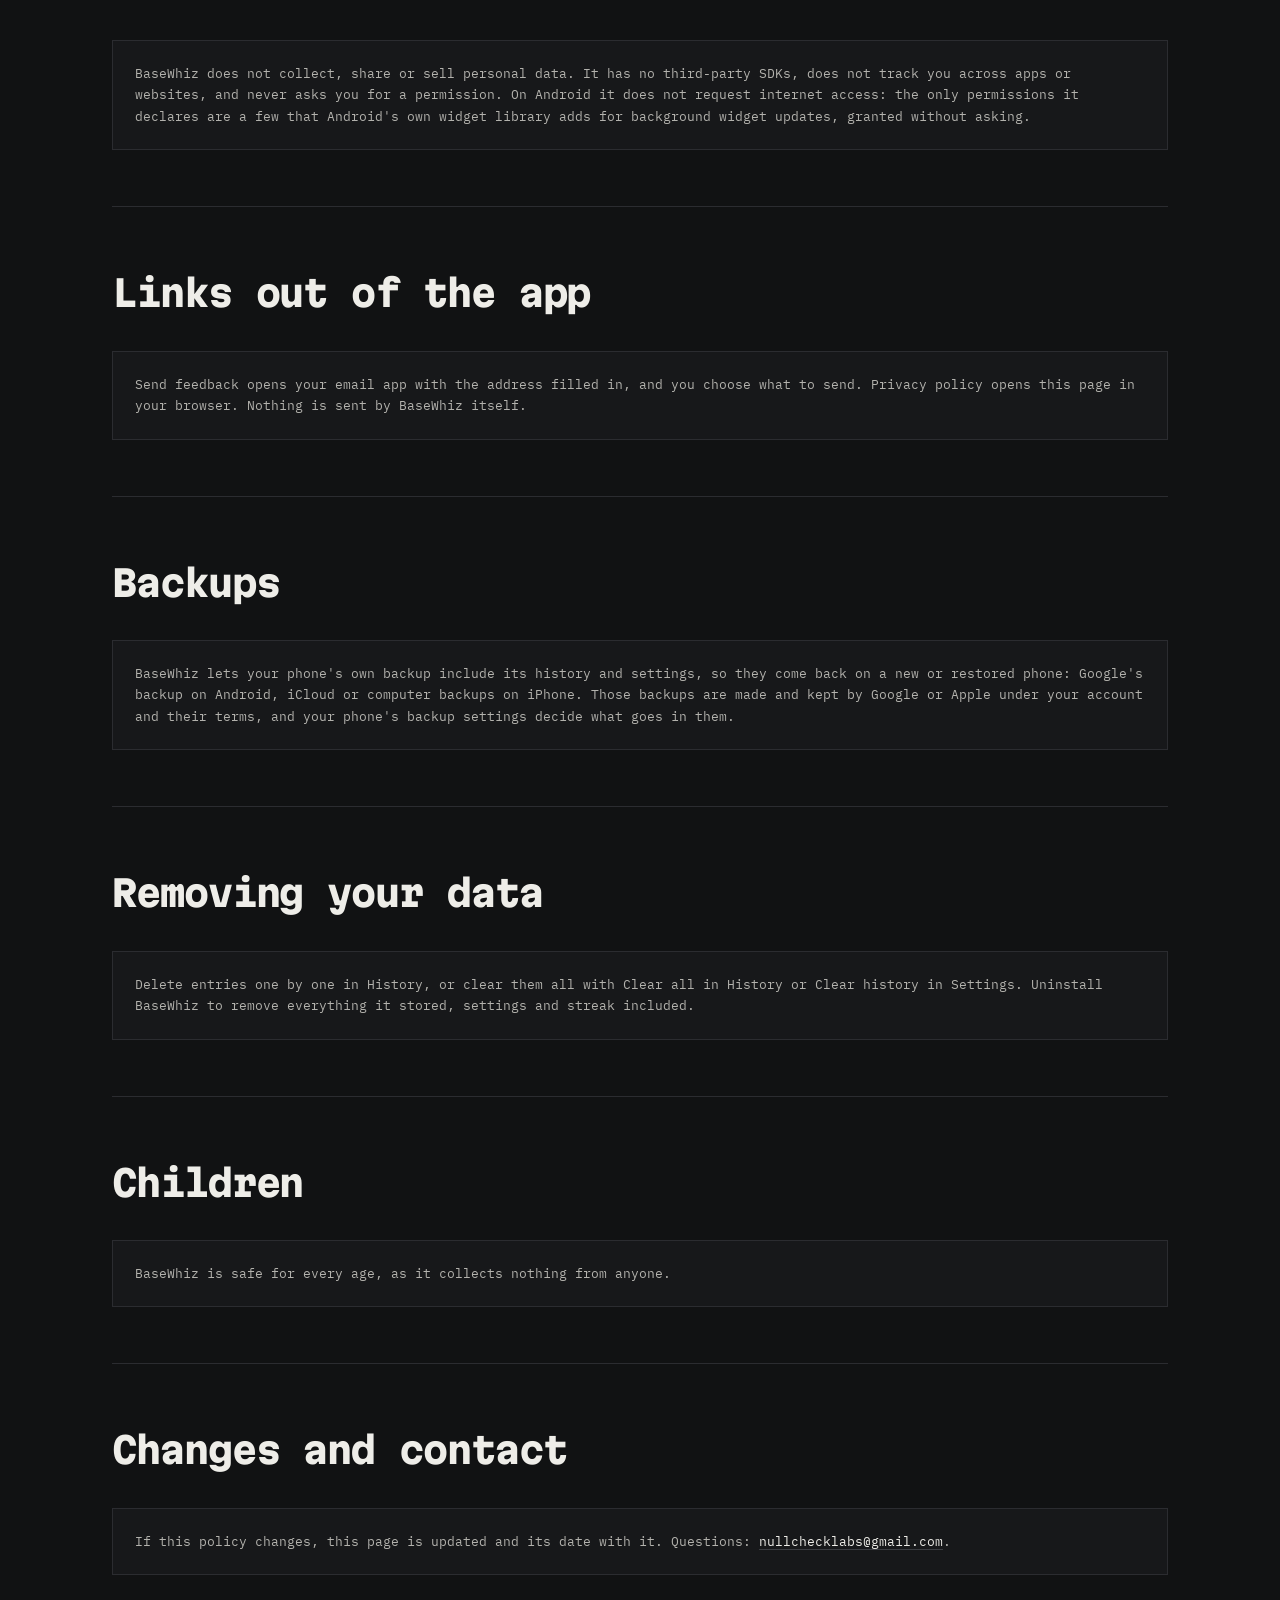
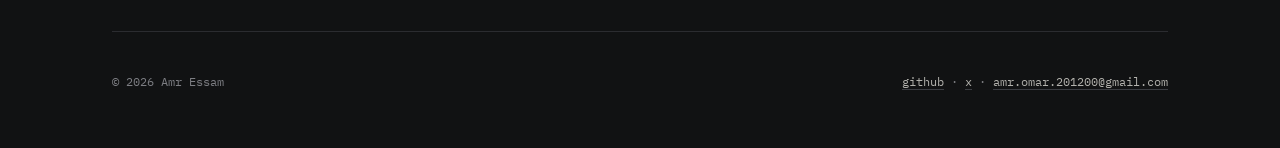
<file: basewhiz/privacy/index.html>
<!doctype html><html lang="en"><head><meta charset="utf-8"><meta name="viewport" content="width=device-width, initial-scale=1"><title>BaseWhiz privacy · Amr Essam</title><meta name="description" content="BaseWhiz privacy policy: no data is collected, and nothing leaves your device."><link rel="icon" href="/assets/basewhiz/icon.png"><link rel="preconnect" href="https://fonts.googleapis.com"><link rel="preconnect" href="https://fonts.gstatic.com" crossorigin><link rel="stylesheet" href="https://fonts.googleapis.com/css2?family=IBM+Plex+Mono:wght@400;500&family=Martian+Mono:wght@400;700;800&display=swap"><link rel="stylesheet" href="/assets/site.css?v=8"></head><body style="--brand:#ffbb01">
<header class="top"><div class="wrap"><a class="home" href="/">amr.essam</a><nav><a href="/#work">work</a><a href="/about/">about</a><a href="/#redacted">redacted</a><a class="opt" href="/#stack">stack</a><a href="/#contact">contact</a></nav></div></header>
<main class="wrap">
<p class="crumbs"><a href="/">~</a> / <a href="/#work">work</a> / <a href="/basewhiz/">basewhiz</a> / privacy</p>
<section class="p-head">
  <p class="kicker"><b>Privacy policy</b> · Android · iOS</p>
  <h1 class="display">BaseWhiz privacy</h1>
  <p class="sub">BaseWhiz collects no data. It has no account, no ads, no analytics and never goes online, so what you type stays on your device.</p>
  <dl class="meta"><div><dt>App</dt><dd>BaseWhiz: Convert &amp; Calculate</dd></div><div><dt>Developer</dt><dd>NullCheck Labs</dd></div><div><dt>Effective</dt><dd>3 November 2026</dd></div></dl>
</section>
<section class="section"><div class="section-head"><h2>What is kept, and where</h2></div>
  <div class="grid c3">
    <div class="cell"><h3>History</h3><p>Conversions and sums that have an answer, saved in a database inside the app when you copy the answer or leave the screen. Turn off Save history in Settings to keep none.</p></div>
    <div class="cell"><h3>Settings and progress</h3><p>Your settings, the formats you last picked, your best practice streak and your answer to the question of the day, stored by the app on your device.</p></div>
    <div class="cell"><h3>Widgets</h3><p>The home screen widgets show your last conversion and the question of the day, read from the app's own storage. With Save history off, the last conversion widget shows nothing.</p></div>
  </div>
  <p class="small">On iPhone, the app, its widgets and "Convert in BaseWhiz" share one storage area on your device (an App Group). No other app can open it.</p>
</section>
<section class="section"><div class="section-head"><h2>What the app touches</h2></div>
  <div class="grid c3">
    <div class="cell"><h3>Clipboard</h3><p>Read only when you choose Paste, or the "Paste and convert" shortcut on Android. Written only when you copy an answer. Never read in the background.</p></div>
    <div class="cell"><h3>Text from other apps</h3><p>Text you select and send with "Convert in BaseWhiz" opens in the app's tools on your device. Like anything you convert there, it goes into History unless Save history is off.</p></div>
    <div class="cell"><h3>Siri and Shortcuts</h3><p>On iPhone, "Convert number" works the answer out on your device and hands it back to Siri or your shortcut. It is not saved to History.</p></div>
  </div>
</section>
<section class="section"><div class="section-head"><h2>What it does not do</h2></div>
  <div class="grid"><div class="cell"><p>BaseWhiz does not collect, share or sell personal data. It has no third-party SDKs, does not track you across apps or websites, and never asks you for a permission. On Android it does not request internet access: the only permissions it declares are a few that Android's own widget library adds for background widget updates, granted without asking.</p></div></div>
</section>
<section class="section"><div class="section-head"><h2>Links out of the app</h2></div>
  <div class="grid"><div class="cell"><p>Send feedback opens your email app with the address filled in, and you choose what to send. Privacy policy opens this page in your browser. Nothing is sent by BaseWhiz itself.</p></div></div>
</section>
<section class="section"><div class="section-head"><h2>Backups</h2></div>
  <div class="grid"><div class="cell"><p>BaseWhiz lets your phone's own backup include its history and settings, so they come back on a new or restored phone: Google's backup on Android, iCloud or computer backups on iPhone. Those backups are made and kept by Google or Apple under your account and their terms, and your phone's backup settings decide what goes in them.</p></div></div>
</section>
<section class="section"><div class="section-head"><h2>Removing your data</h2></div>
  <div class="grid"><div class="cell"><p>Delete entries one by one in History, or clear them all with Clear all in History or Clear history in Settings. Uninstall BaseWhiz to remove everything it stored, settings and streak included.</p></div></div>
</section>
<section class="section"><div class="section-head"><h2>Children</h2></div>
  <div class="grid"><div class="cell"><p>BaseWhiz is safe for every age, as it collects nothing from anyone.</p></div></div>
</section>
<section class="section"><div class="section-head"><h2>Changes and contact</h2></div>
  <div class="grid"><div class="cell"><p>If this policy changes, this page is updated and its date with it. Questions: <a href="mailto:nullchecklabs@gmail.com">nullchecklabs@gmail.com</a>.</p></div></div>
</section>
</main>
<footer class="foot"><div class="wrap"><span>© 2026 Amr Essam</span><span><a href="https://github.com/AmrEsam0">github</a> · <a href="https://x.com/_AmrEsam_">x</a> · <a href="mailto:amr.omar.201200@gmail.com">amr.omar.201200@gmail.com</a></span></div></footer>
</body></html>
</file>
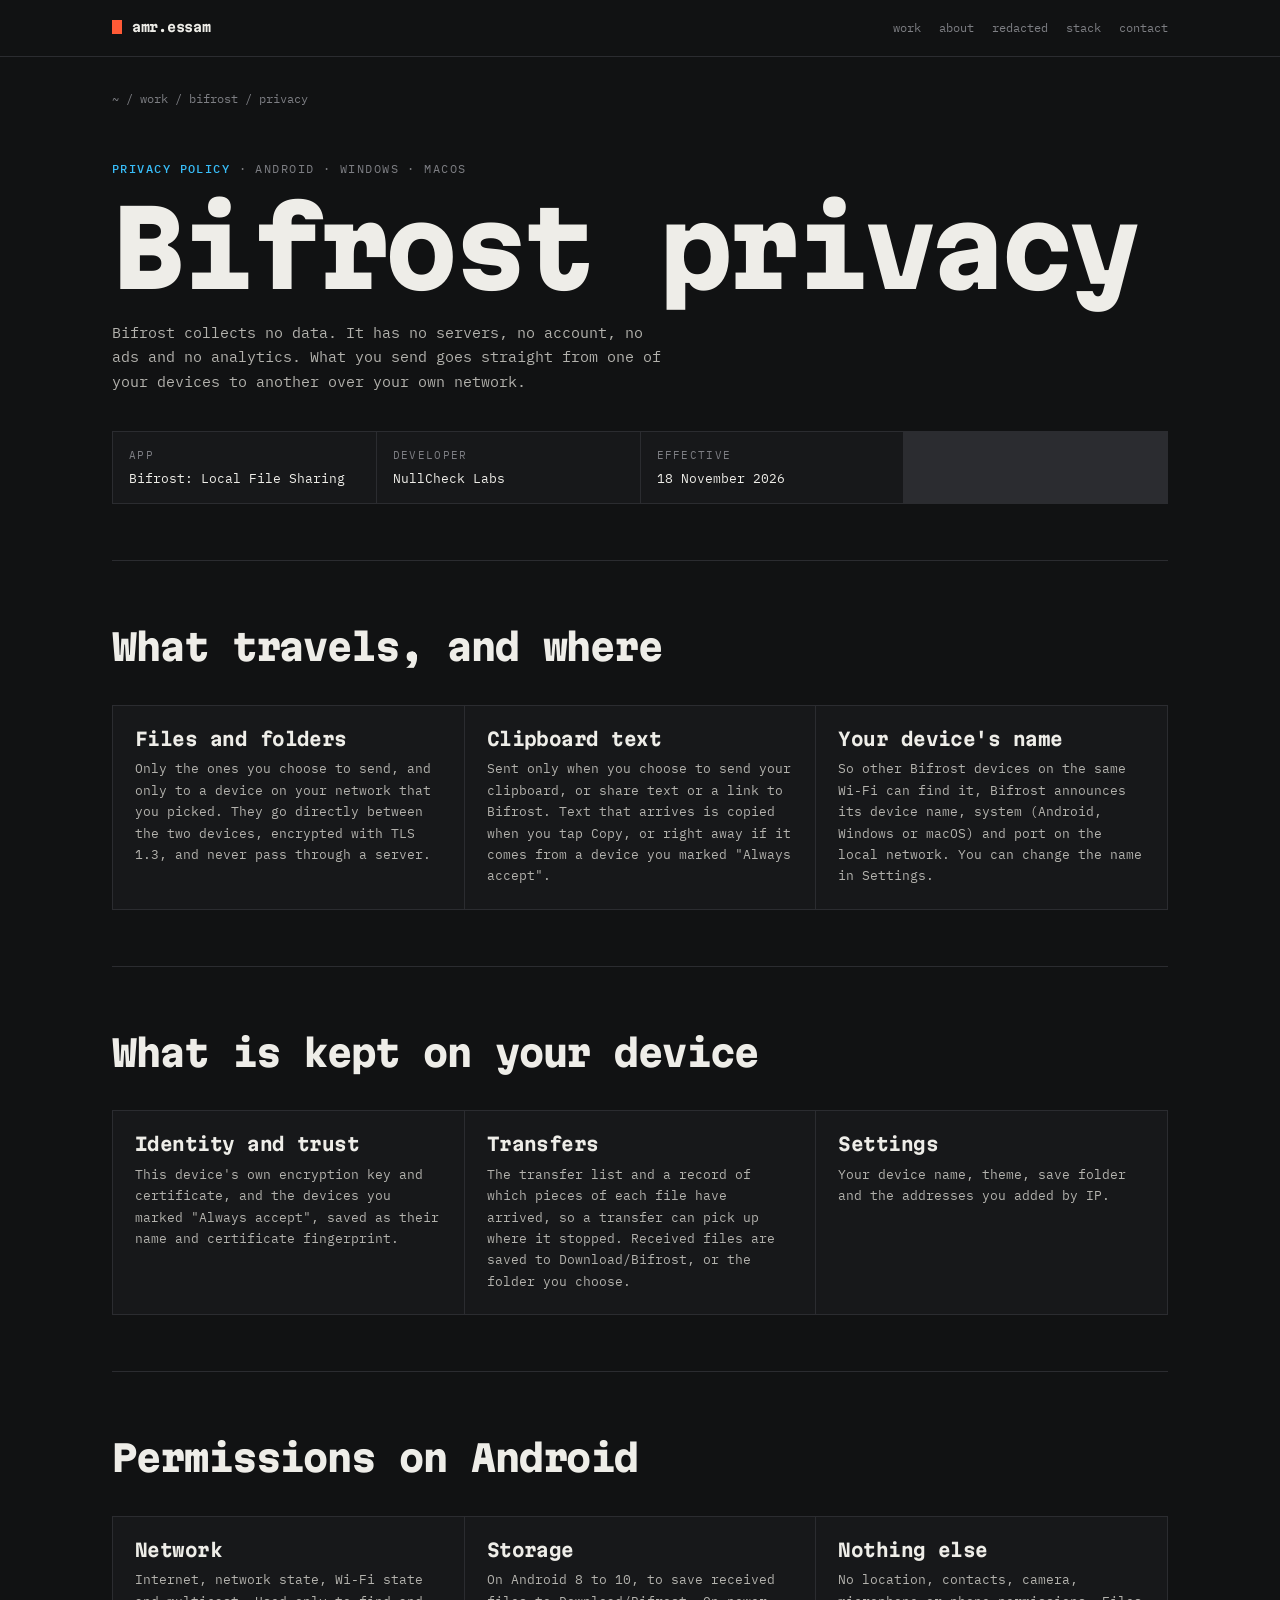
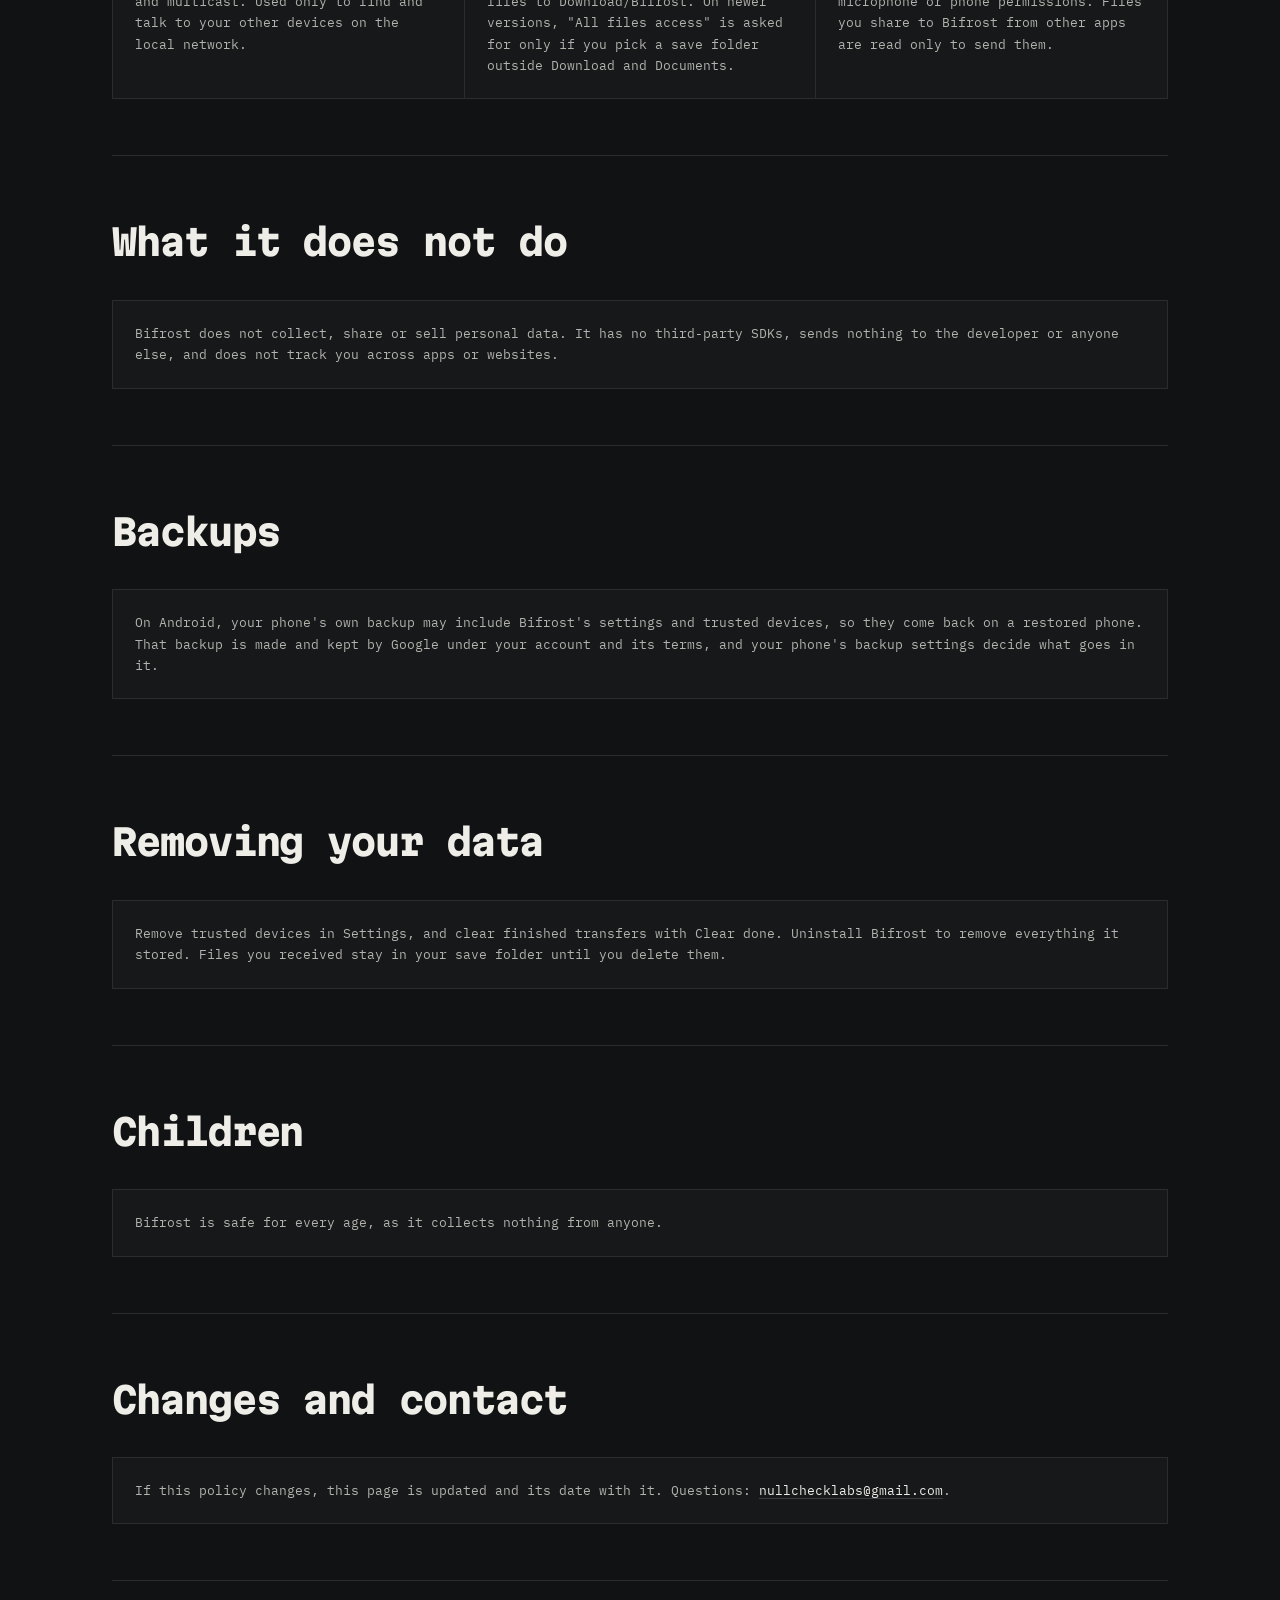
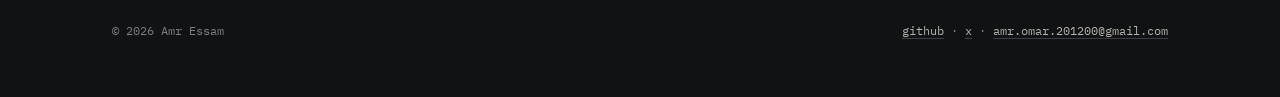
<file: bifrost/privacy/index.html>
<!doctype html><html lang="en"><head><meta charset="utf-8"><meta name="viewport" content="width=device-width, initial-scale=1"><title>Bifrost privacy · Amr Essam</title><meta name="description" content="Bifrost privacy policy: no data is collected, and your files go straight between your own devices."><link rel="icon" href="/assets/bifrost/icon.png"><link rel="preconnect" href="https://fonts.googleapis.com"><link rel="preconnect" href="https://fonts.gstatic.com" crossorigin><link rel="stylesheet" href="https://fonts.googleapis.com/css2?family=IBM+Plex+Mono:wght@400;500&family=Martian+Mono:wght@400;700;800&display=swap"><link rel="stylesheet" href="/assets/site.css?v=8"></head><body style="--brand:#38bdf8">
<header class="top"><div class="wrap"><a class="home" href="/">amr.essam</a><nav><a href="/#work">work</a><a href="/about/">about</a><a href="/#redacted">redacted</a><a class="opt" href="/#stack">stack</a><a href="/#contact">contact</a></nav></div></header>
<main class="wrap">
<p class="crumbs"><a href="/">~</a> / <a href="/#work">work</a> / <a href="/bifrost/">bifrost</a> / privacy</p>
<section class="p-head">
  <p class="kicker"><b>Privacy policy</b> · Android · Windows · macOS</p>
  <h1 class="display">Bifrost privacy</h1>
  <p class="sub">Bifrost collects no data. It has no servers, no account, no ads and no analytics. What you send goes straight from one of your devices to another over your own network.</p>
  <dl class="meta"><div><dt>App</dt><dd>Bifrost: Local File Sharing</dd></div><div><dt>Developer</dt><dd>NullCheck Labs</dd></div><div><dt>Effective</dt><dd>18 November 2026</dd></div></dl>
</section>
<section class="section"><div class="section-head"><h2>What travels, and where</h2></div>
  <div class="grid c3">
    <div class="cell"><h3>Files and folders</h3><p>Only the ones you choose to send, and only to a device on your network that you picked. They go directly between the two devices, encrypted with TLS 1.3, and never pass through a server.</p></div>
    <div class="cell"><h3>Clipboard text</h3><p>Sent only when you choose to send your clipboard, or share text or a link to Bifrost. Text that arrives is copied when you tap Copy, or right away if it comes from a device you marked "Always accept".</p></div>
    <div class="cell"><h3>Your device's name</h3><p>So other Bifrost devices on the same Wi-Fi can find it, Bifrost announces its device name, system (Android, Windows or macOS) and port on the local network. You can change the name in Settings.</p></div>
  </div>
</section>
<section class="section"><div class="section-head"><h2>What is kept on your device</h2></div>
  <div class="grid c3">
    <div class="cell"><h3>Identity and trust</h3><p>This device's own encryption key and certificate, and the devices you marked "Always accept", saved as their name and certificate fingerprint.</p></div>
    <div class="cell"><h3>Transfers</h3><p>The transfer list and a record of which pieces of each file have arrived, so a transfer can pick up where it stopped. Received files are saved to Download/Bifrost, or the folder you choose.</p></div>
    <div class="cell"><h3>Settings</h3><p>Your device name, theme, save folder and the addresses you added by IP.</p></div>
  </div>
</section>
<section class="section"><div class="section-head"><h2>Permissions on Android</h2></div>
  <div class="grid c3">
    <div class="cell"><h3>Network</h3><p>Internet, network state, Wi-Fi state and multicast. Used only to find and talk to your other devices on the local network.</p></div>
    <div class="cell"><h3>Storage</h3><p>On Android 8 to 10, to save received files to Download/Bifrost. On newer versions, "All files access" is asked for only if you pick a save folder outside Download and Documents.</p></div>
    <div class="cell"><h3>Nothing else</h3><p>No location, contacts, camera, microphone or phone permissions. Files you share to Bifrost from other apps are read only to send them.</p></div>
  </div>
</section>
<section class="section"><div class="section-head"><h2>What it does not do</h2></div>
  <div class="grid"><div class="cell"><p>Bifrost does not collect, share or sell personal data. It has no third-party SDKs, sends nothing to the developer or anyone else, and does not track you across apps or websites.</p></div></div>
</section>
<section class="section"><div class="section-head"><h2>Backups</h2></div>
  <div class="grid"><div class="cell"><p>On Android, your phone's own backup may include Bifrost's settings and trusted devices, so they come back on a restored phone. That backup is made and kept by Google under your account and its terms, and your phone's backup settings decide what goes in it.</p></div></div>
</section>
<section class="section"><div class="section-head"><h2>Removing your data</h2></div>
  <div class="grid"><div class="cell"><p>Remove trusted devices in Settings, and clear finished transfers with Clear done. Uninstall Bifrost to remove everything it stored. Files you received stay in your save folder until you delete them.</p></div></div>
</section>
<section class="section"><div class="section-head"><h2>Children</h2></div>
  <div class="grid"><div class="cell"><p>Bifrost is safe for every age, as it collects nothing from anyone.</p></div></div>
</section>
<section class="section"><div class="section-head"><h2>Changes and contact</h2></div>
  <div class="grid"><div class="cell"><p>If this policy changes, this page is updated and its date with it. Questions: <a href="mailto:nullchecklabs@gmail.com">nullchecklabs@gmail.com</a>.</p></div></div>
</section>
</main>
<footer class="foot"><div class="wrap"><span>© 2026 Amr Essam</span><span><a href="https://github.com/AmrEsam0">github</a> · <a href="https://x.com/_AmrEsam_">x</a> · <a href="mailto:amr.omar.201200@gmail.com">amr.omar.201200@gmail.com</a></span></div></footer>
</body></html>
</file>
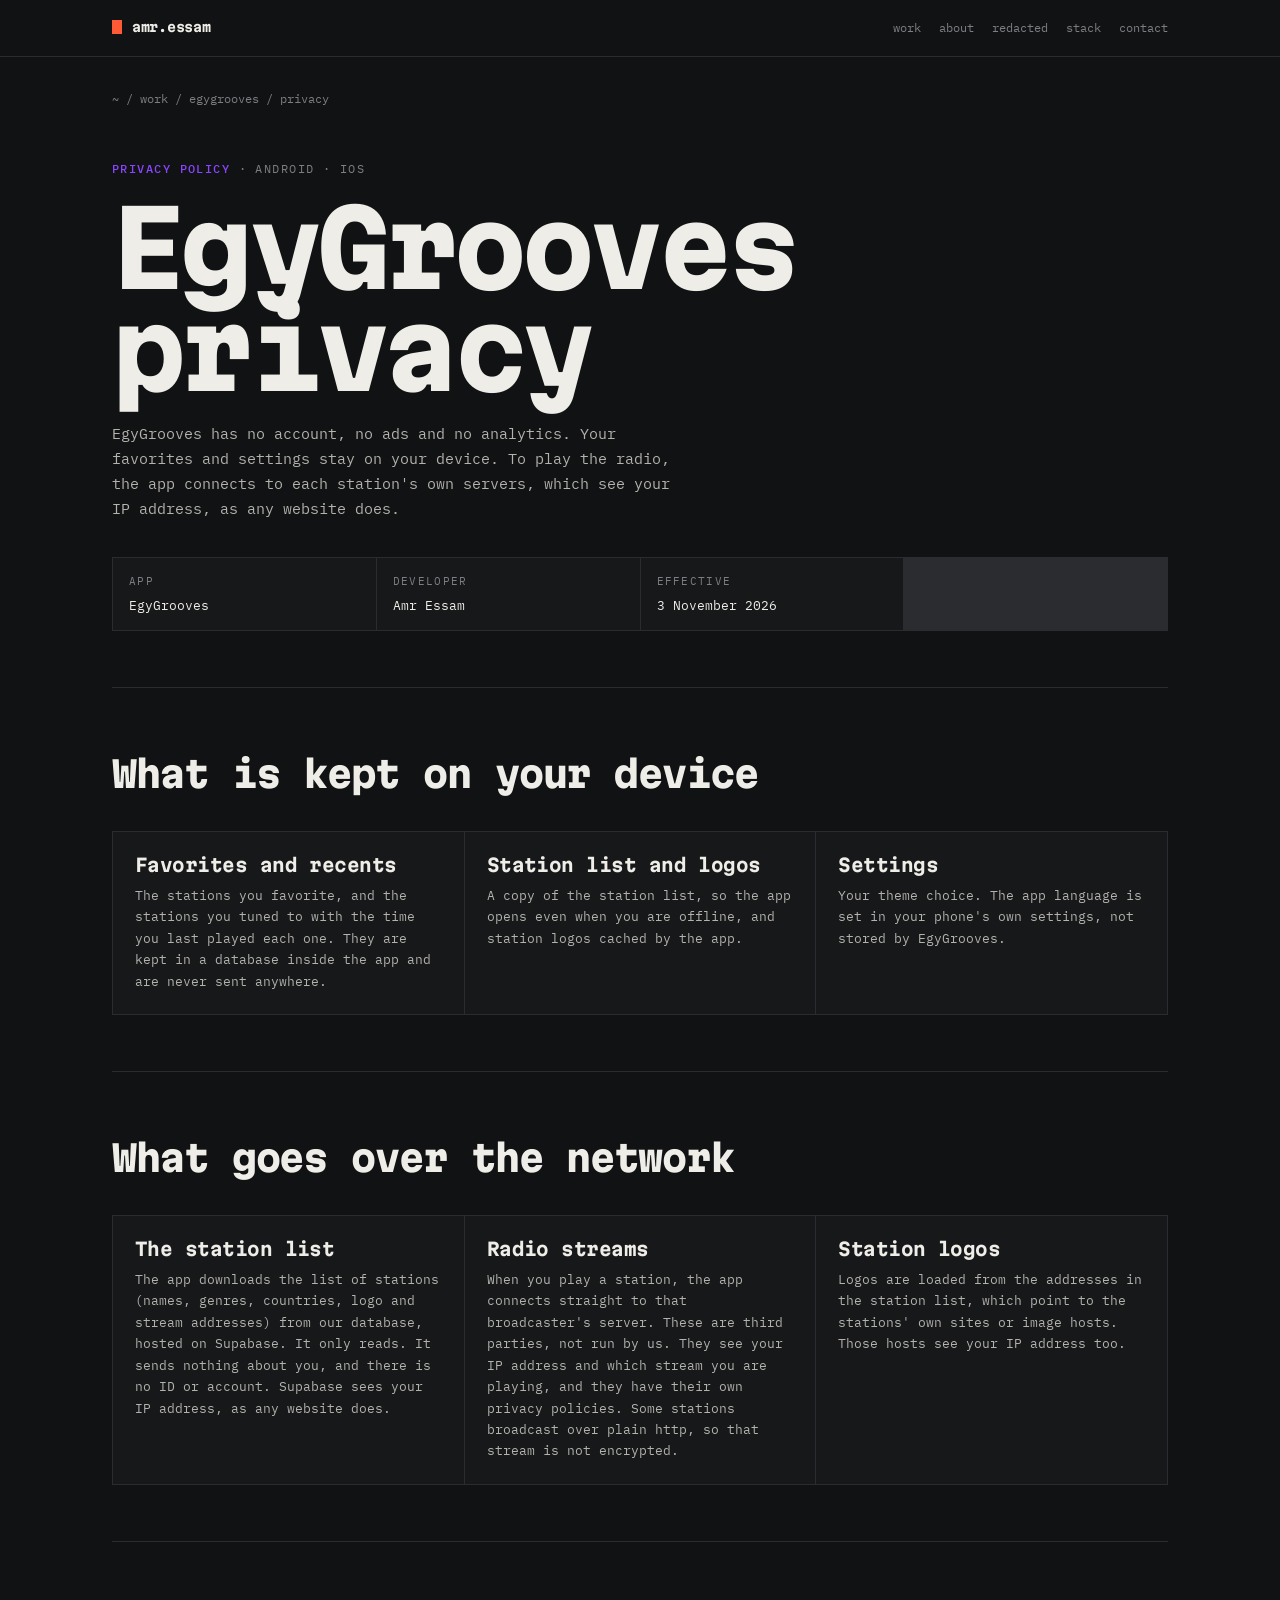
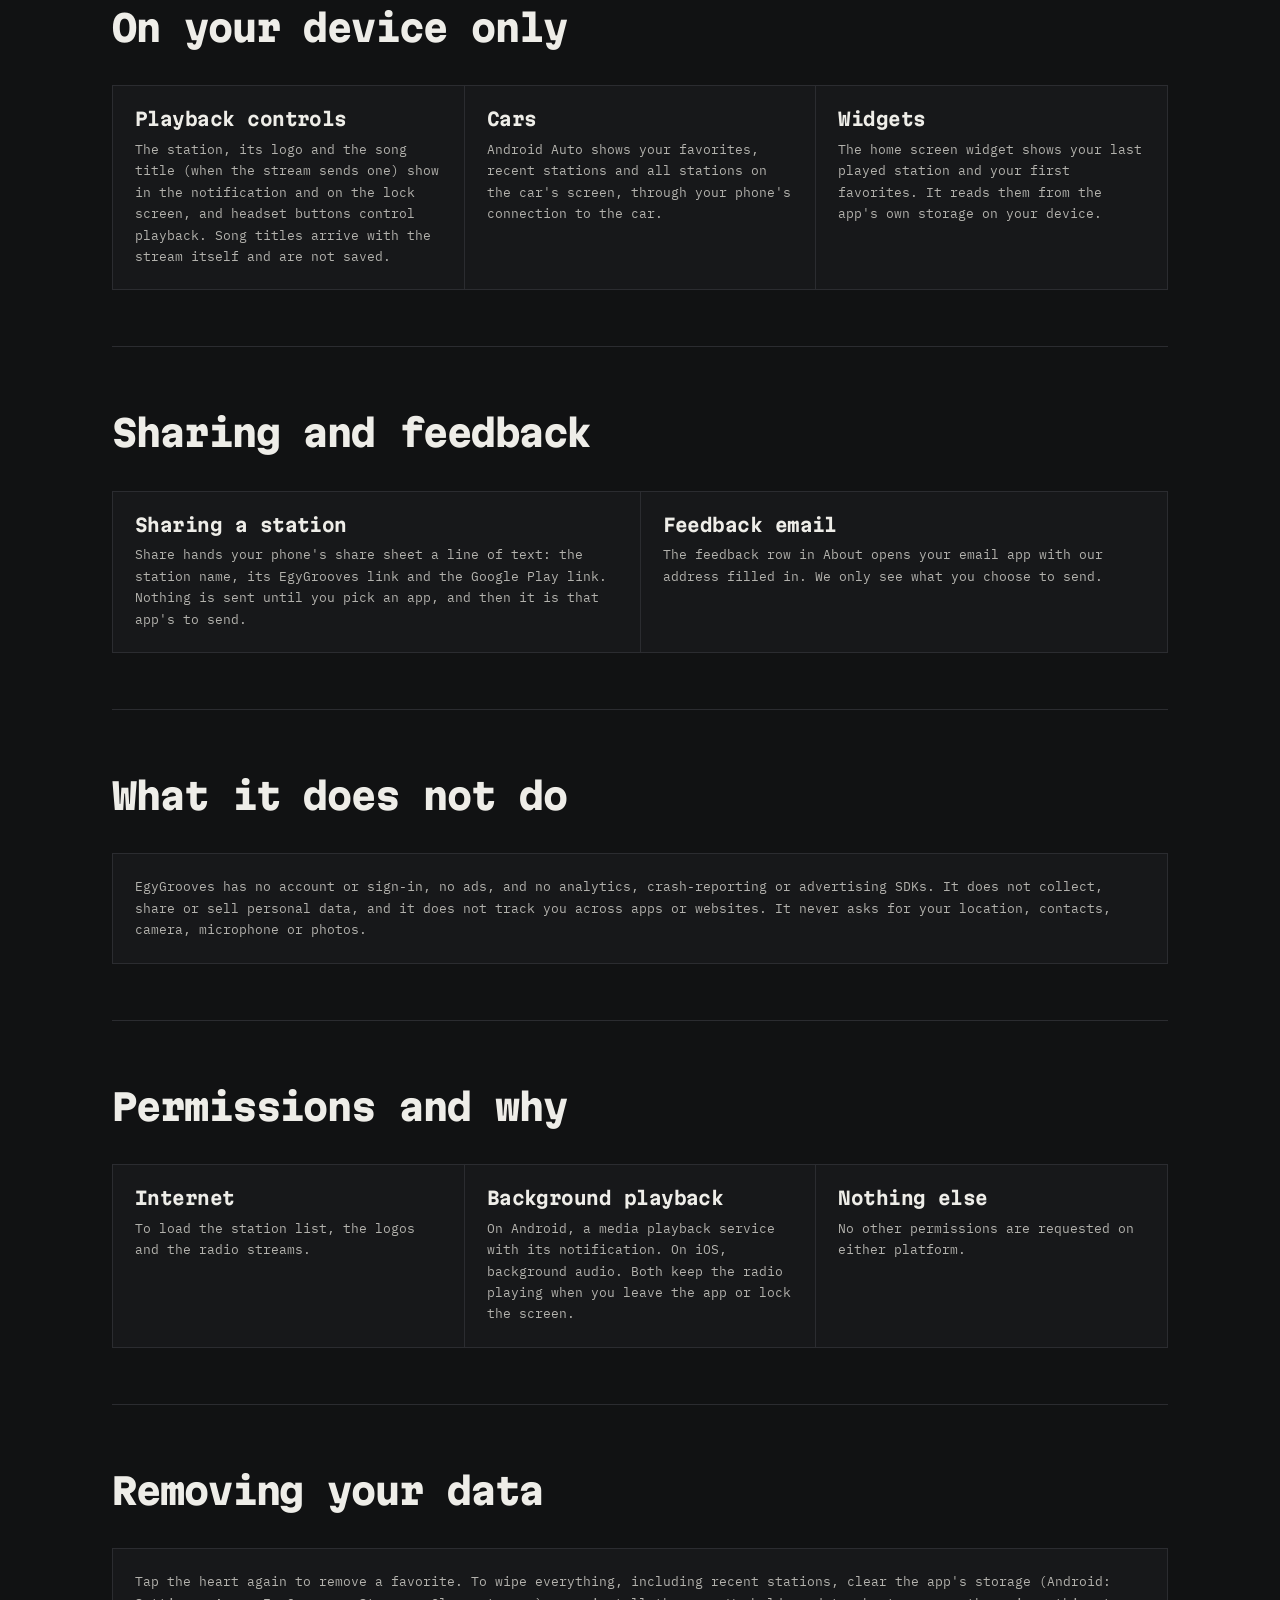
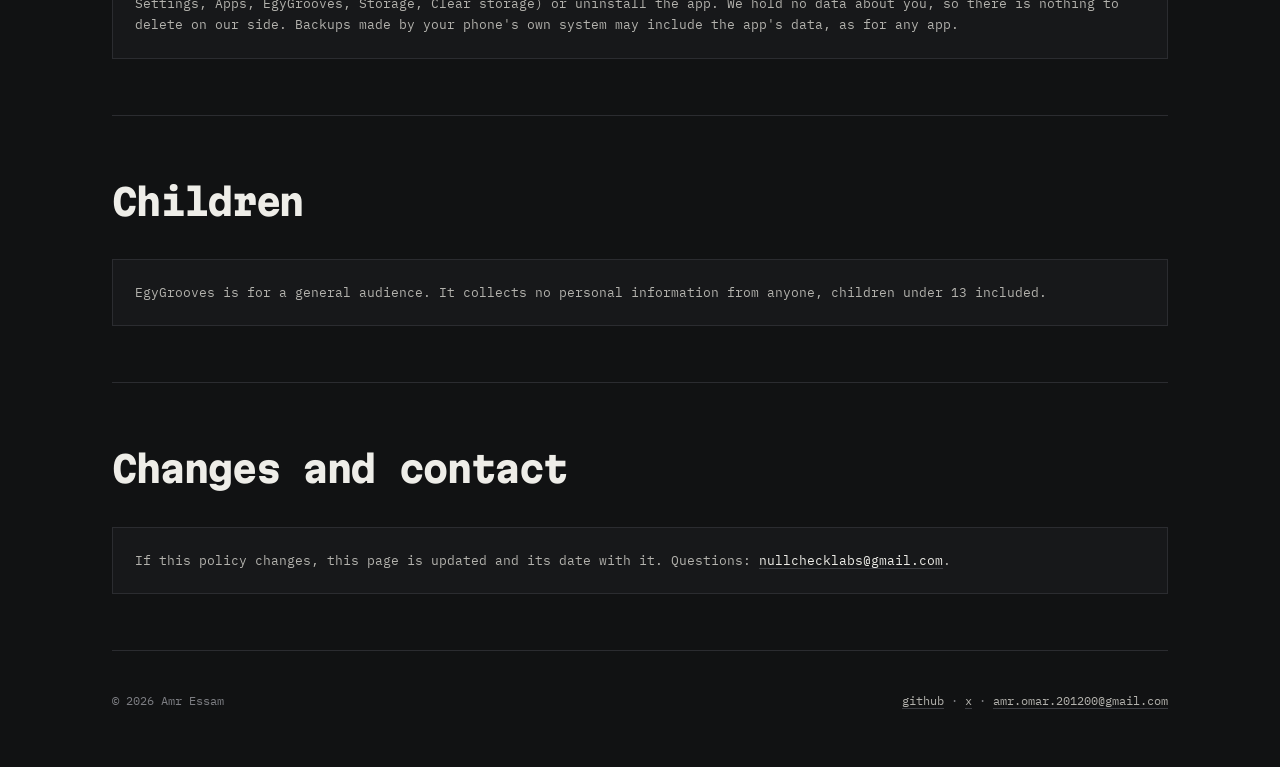
<file: egygrooves/privacy/index.html>
<!doctype html><html lang="en"><head><meta charset="utf-8"><meta name="viewport" content="width=device-width, initial-scale=1"><title>EgyGrooves privacy · Amr Essam</title><meta name="description" content="EgyGrooves privacy policy: no account, no ads, no analytics. Favorites and settings stay on your device."><link rel="icon" href="/assets/egygrooves/icon.png"><link rel="preconnect" href="https://fonts.googleapis.com"><link rel="preconnect" href="https://fonts.gstatic.com" crossorigin><link rel="stylesheet" href="https://fonts.googleapis.com/css2?family=IBM+Plex+Mono:wght@400;500&family=Martian+Mono:wght@400;700;800&display=swap"><link rel="stylesheet" href="/assets/site.css?v=8"></head><body style="--brand:#8a45ff">
<header class="top"><div class="wrap"><a class="home" href="/">amr.essam</a><nav><a href="/#work">work</a><a href="/about/">about</a><a href="/#redacted">redacted</a><a class="opt" href="/#stack">stack</a><a href="/#contact">contact</a></nav></div></header>
<main class="wrap">
<p class="crumbs"><a href="/">~</a> / <a href="/#work">work</a> / <a href="/egygrooves/">egygrooves</a> / privacy</p>
<section class="p-head">
  <p class="kicker"><b>Privacy policy</b> · Android · iOS</p>
  <h1 class="display">EgyGrooves privacy</h1>
  <p class="sub">EgyGrooves has no account, no ads and no analytics. Your favorites and settings stay on your device. To play the radio, the app connects to each station's own servers, which see your IP address, as any website does.</p>
  <dl class="meta"><div><dt>App</dt><dd>EgyGrooves</dd></div><div><dt>Developer</dt><dd>Amr Essam</dd></div><div><dt>Effective</dt><dd>3 November 2026</dd></div></dl>
</section>
<section class="section"><div class="section-head"><h2>What is kept on your device</h2></div>
  <div class="grid c3">
    <div class="cell"><h3>Favorites and recents</h3><p>The stations you favorite, and the stations you tuned to with the time you last played each one. They are kept in a database inside the app and are never sent anywhere.</p></div>
    <div class="cell"><h3>Station list and logos</h3><p>A copy of the station list, so the app opens even when you are offline, and station logos cached by the app.</p></div>
    <div class="cell"><h3>Settings</h3><p>Your theme choice. The app language is set in your phone's own settings, not stored by EgyGrooves.</p></div>
  </div>
</section>
<section class="section"><div class="section-head"><h2>What goes over the network</h2></div>
  <div class="grid c3">
    <div class="cell"><h3>The station list</h3><p>The app downloads the list of stations (names, genres, countries, logo and stream addresses) from our database, hosted on Supabase. It only reads. It sends nothing about you, and there is no ID or account. Supabase sees your IP address, as any website does.</p></div>
    <div class="cell"><h3>Radio streams</h3><p>When you play a station, the app connects straight to that broadcaster's server. These are third parties, not run by us. They see your IP address and which stream you are playing, and they have their own privacy policies. Some stations broadcast over plain http, so that stream is not encrypted.</p></div>
    <div class="cell"><h3>Station logos</h3><p>Logos are loaded from the addresses in the station list, which point to the stations' own sites or image hosts. Those hosts see your IP address too.</p></div>
  </div>
</section>
<section class="section"><div class="section-head"><h2>On your device only</h2></div>
  <div class="grid c3">
    <div class="cell"><h3>Playback controls</h3><p>The station, its logo and the song title (when the stream sends one) show in the notification and on the lock screen, and headset buttons control playback. Song titles arrive with the stream itself and are not saved.</p></div>
    <div class="cell"><h3>Cars</h3><p>Android Auto shows your favorites, recent stations and all stations on the car's screen, through your phone's connection to the car.</p></div>
    <div class="cell"><h3>Widgets</h3><p>The home screen widget shows your last played station and your first favorites. It reads them from the app's own storage on your device.</p></div>
  </div>
</section>
<section class="section"><div class="section-head"><h2>Sharing and feedback</h2></div>
  <div class="grid c2">
    <div class="cell"><h3>Sharing a station</h3><p>Share hands your phone's share sheet a line of text: the station name, its EgyGrooves link and the Google Play link. Nothing is sent until you pick an app, and then it is that app's to send.</p></div>
    <div class="cell"><h3>Feedback email</h3><p>The feedback row in About opens your email app with our address filled in. We only see what you choose to send.</p></div>
  </div>
</section>
<section class="section"><div class="section-head"><h2>What it does not do</h2></div>
  <div class="grid"><div class="cell"><p>EgyGrooves has no account or sign-in, no ads, and no analytics, crash-reporting or advertising SDKs. It does not collect, share or sell personal data, and it does not track you across apps or websites. It never asks for your location, contacts, camera, microphone or photos.</p></div></div>
</section>
<section class="section"><div class="section-head"><h2>Permissions and why</h2></div>
  <div class="grid c3">
    <div class="cell"><h3>Internet</h3><p>To load the station list, the logos and the radio streams.</p></div>
    <div class="cell"><h3>Background playback</h3><p>On Android, a media playback service with its notification. On iOS, background audio. Both keep the radio playing when you leave the app or lock the screen.</p></div>
    <div class="cell"><h3>Nothing else</h3><p>No other permissions are requested on either platform.</p></div>
  </div>
</section>
<section class="section"><div class="section-head"><h2>Removing your data</h2></div>
  <div class="grid"><div class="cell"><p>Tap the heart again to remove a favorite. To wipe everything, including recent stations, clear the app's storage (Android: Settings, Apps, EgyGrooves, Storage, Clear storage) or uninstall the app. We hold no data about you, so there is nothing to delete on our side. Backups made by your phone's own system may include the app's data, as for any app.</p></div></div>
</section>
<section class="section"><div class="section-head"><h2>Children</h2></div>
  <div class="grid"><div class="cell"><p>EgyGrooves is for a general audience. It collects no personal information from anyone, children under 13 included.</p></div></div>
</section>
<section class="section"><div class="section-head"><h2>Changes and contact</h2></div>
  <div class="grid"><div class="cell"><p>If this policy changes, this page is updated and its date with it. Questions: <a href="mailto:nullchecklabs@gmail.com">nullchecklabs@gmail.com</a>.</p></div></div>
</section>
</main>
<footer class="foot"><div class="wrap"><span>© 2026 Amr Essam</span><span><a href="https://github.com/AmrEsam0">github</a> · <a href="https://x.com/_AmrEsam_">x</a> · <a href="mailto:amr.omar.201200@gmail.com">amr.omar.201200@gmail.com</a></span></div></footer>
</body></html>
</file>
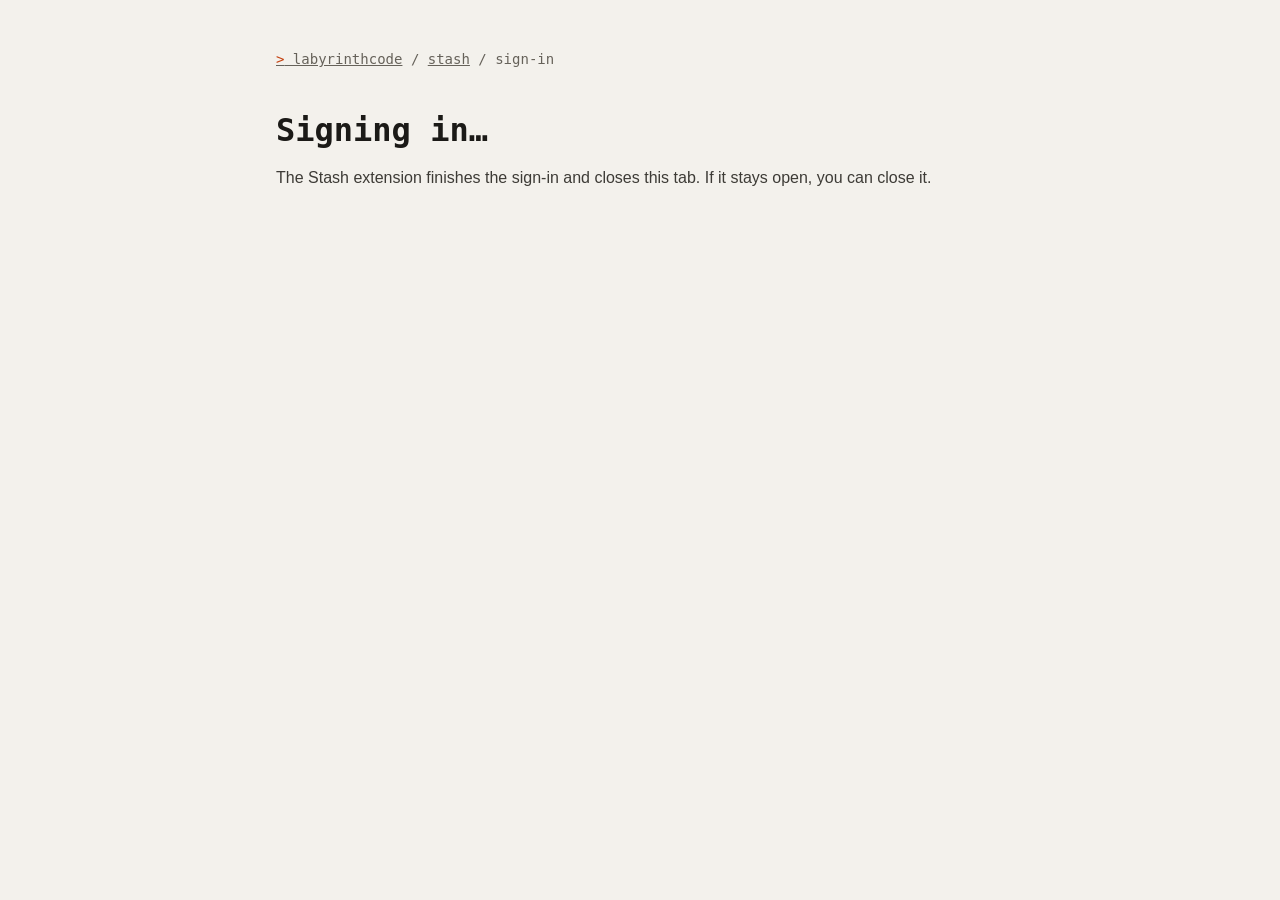
<file: stash/auth/index.html>
<!doctype html><html lang="en"><head><meta charset="utf-8"><meta name="viewport" content="width=device-width, initial-scale=1"><meta name="robots" content="noindex"><meta name="referrer" content="no-referrer"><title>Stash sign-in</title><link rel="stylesheet" href="/style.css"></head><body><main>
<!-- Google sends the Stash extension's sign-in back here. No scripts on purpose: the extension reads the answer from the tab's address and closes the tab. -->
<nav><a href="/"><b>&gt;</b> labyrinthcode</a> / <a href="/stash/">stash</a> / sign-in</nav>
<h1>Signing in…</h1>
<p>The Stash extension finishes the sign-in and closes this tab. If it stays open, you can close it.</p>
</main></body></html>
</file>
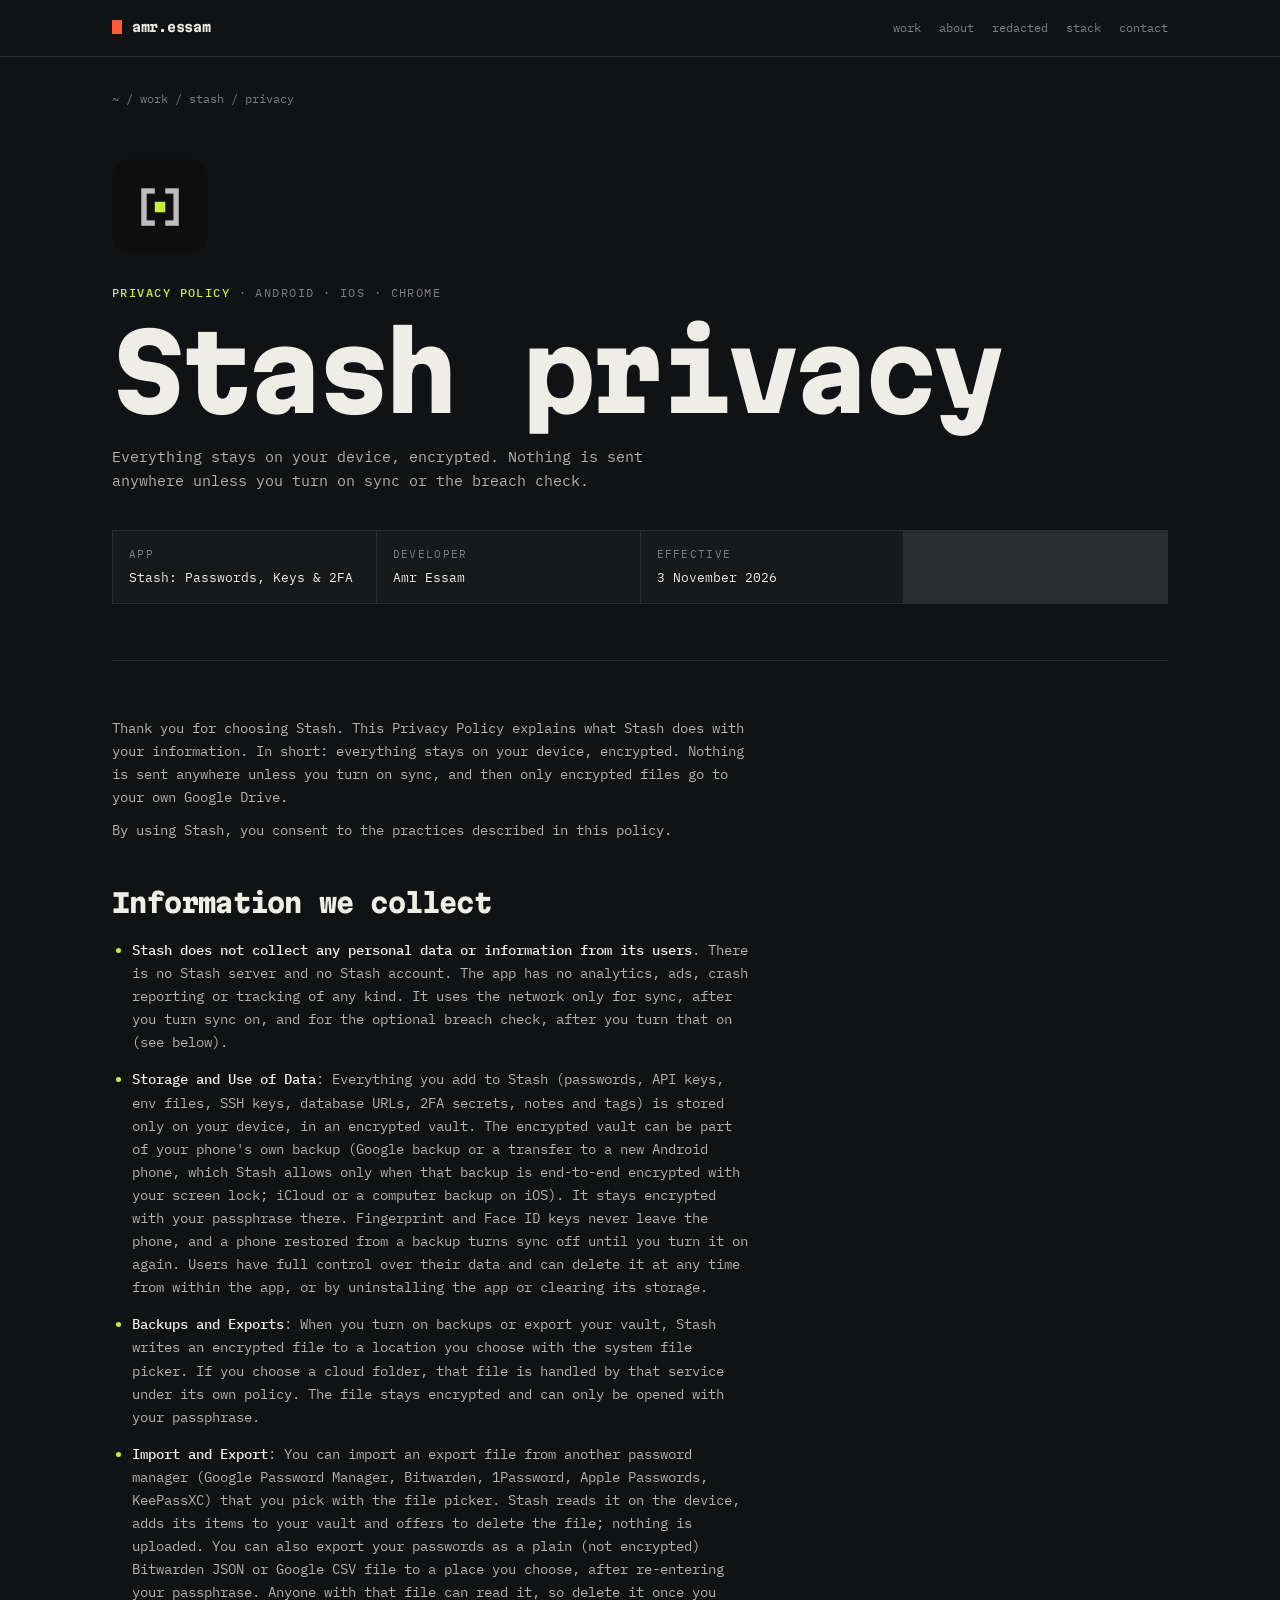
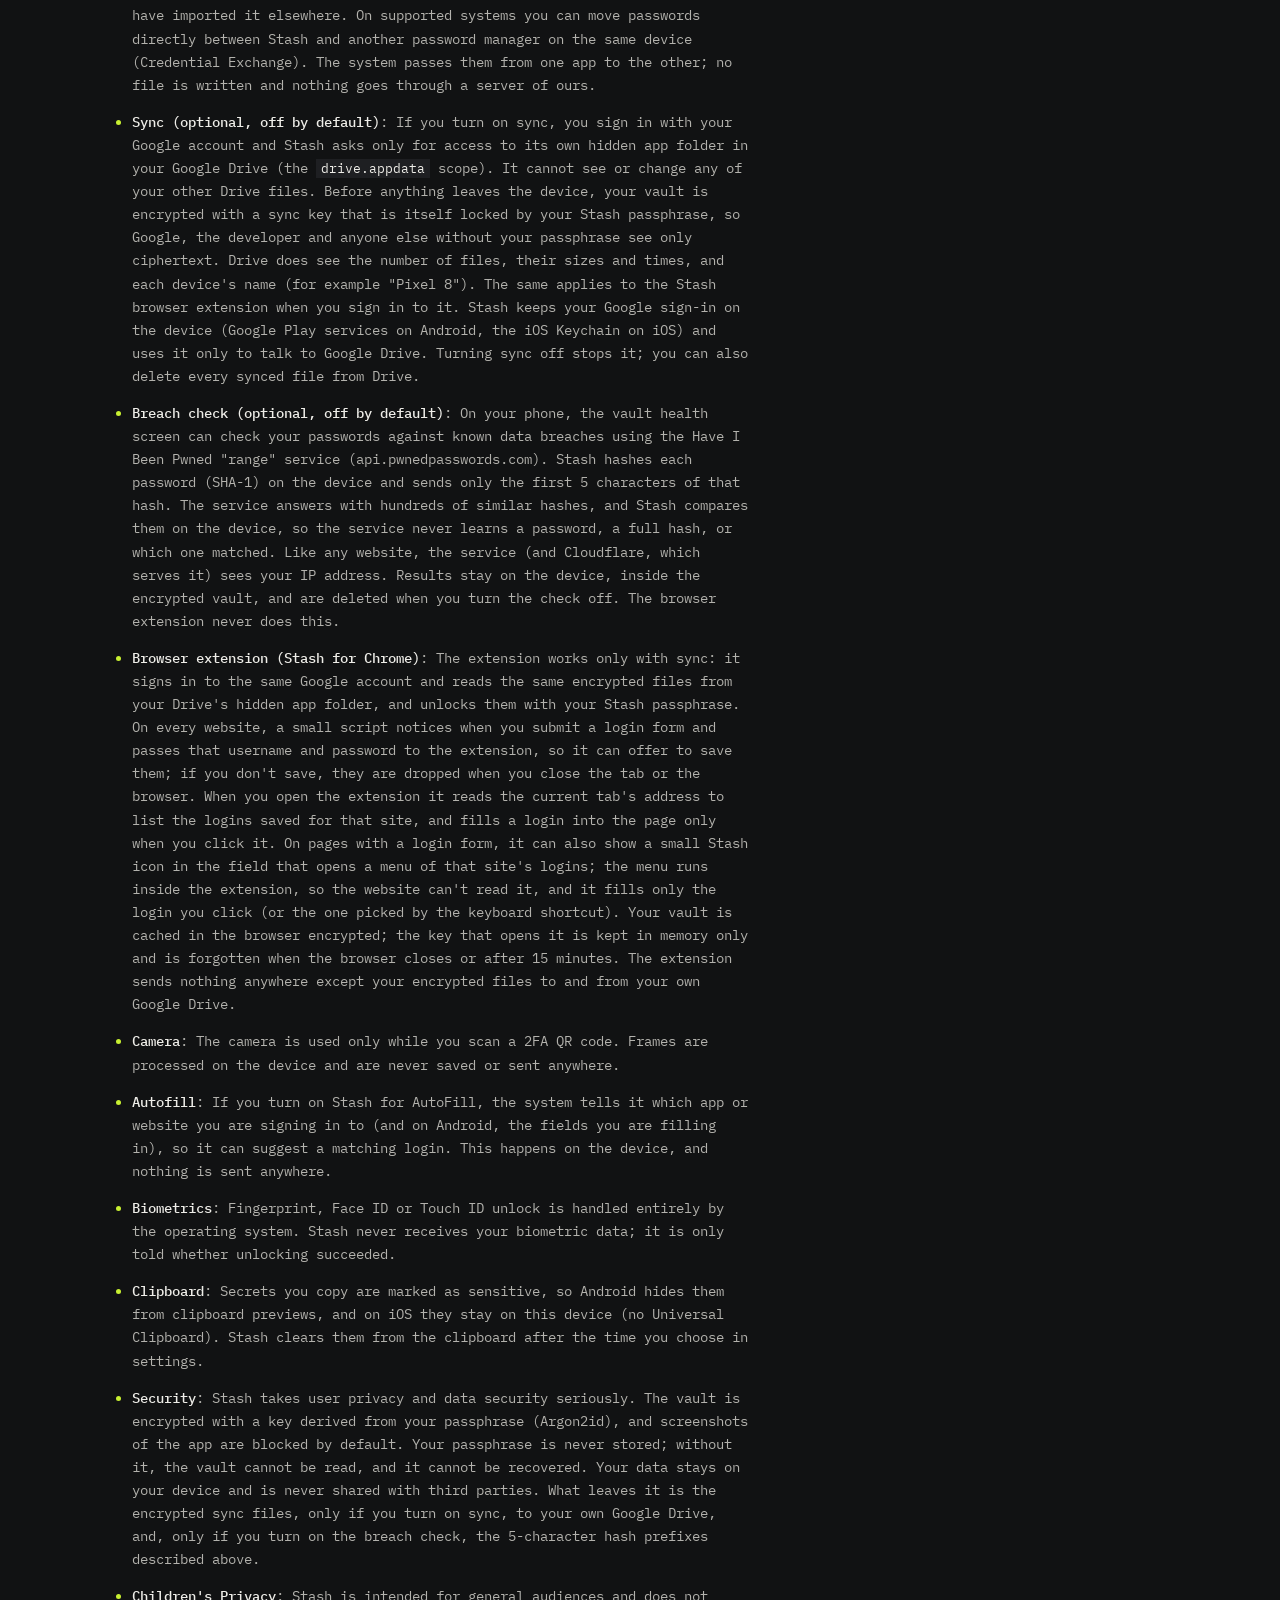
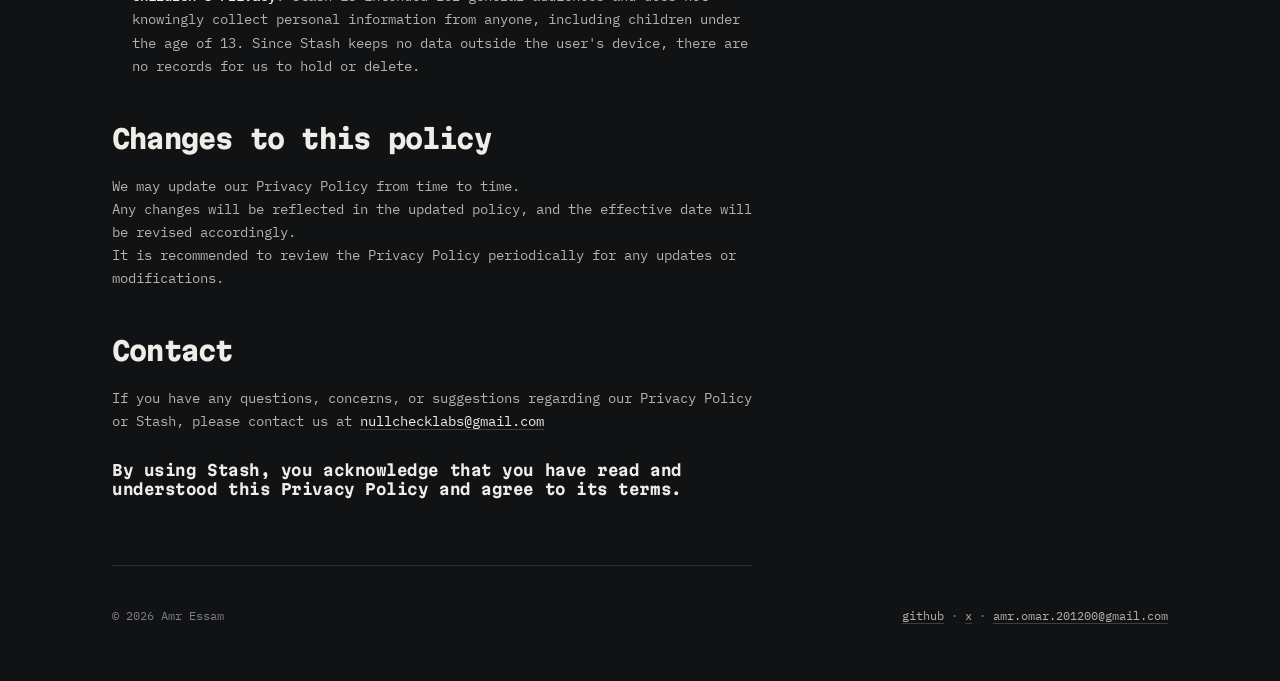
<file: stash/privacy/index.html>
<!doctype html><html lang="en"><head><meta charset="utf-8"><meta name="viewport" content="width=device-width, initial-scale=1"><title>Stash privacy · Amr Essam</title><meta name="description" content="Stash privacy policy: everything stays on your device, encrypted. Nothing is sent anywhere unless you turn it on."><link rel="icon" href="/assets/stash/icon.png"><link rel="preconnect" href="https://fonts.googleapis.com"><link rel="preconnect" href="https://fonts.gstatic.com" crossorigin><link rel="stylesheet" href="https://fonts.googleapis.com/css2?family=IBM+Plex+Mono:wght@400;500&family=Martian+Mono:wght@400;700;800&display=swap"><link rel="stylesheet" href="/assets/site.css?v=8"></head><body style="--brand:#c8f031">
<header class="top"><div class="wrap"><a class="home" href="/">amr.essam</a><nav><a href="/#work">work</a><a href="/about/">about</a><a href="/#redacted">redacted</a><a class="opt" href="/#stack">stack</a><a href="/#contact">contact</a></nav></div></header>
<main class="wrap">
<!-- Built from Stash-mobile/PRIVACYPOLICY.md with pandoc -f gfm -t html; edit the Markdown there, then rebuild. -->
<p class="crumbs"><a href="/">~</a> / <a href="/#work">work</a> / <a href="/stash/">stash</a> / privacy</p>
<section class="p-head">
  <img class="p-icon" src="/assets/stash/icon.png" alt="Stash app icon" width="96" height="96">
  <p class="kicker"><b>Privacy policy</b> · Android · iOS · Chrome</p>
  <h1 class="display">Stash privacy</h1>
  <p class="sub">Everything stays on your device, encrypted. Nothing is sent anywhere unless you turn on sync or the breach check.</p>
  <dl class="meta"><div><dt>App</dt><dd>Stash: Passwords, Keys &amp; 2FA</dd></div><div><dt>Developer</dt><dd>Amr Essam</dd></div><div><dt>Effective</dt><dd>3 November 2026</dd></div></dl>
</section>
<section class="section policy">
<p>Thank you for choosing Stash. This Privacy Policy explains what Stash
does with your information. In short: everything stays on your device,
encrypted. Nothing is sent anywhere unless you turn on sync, and then
only encrypted files go to your own Google Drive.</p>
<p>By using Stash, you consent to the practices described in this
policy.</p>
<h2 id="information-we-collect">Information we collect</h2>
<ul>
<li><p><strong>Stash does not collect any personal data or information
from its users</strong>. There is no Stash server and no Stash account.
The app has no analytics, ads, crash reporting or tracking of any kind.
It uses the network only for sync, after you turn sync on, and for the
optional breach check, after you turn that on (see below).</p></li>
<li><p><strong>Storage and Use of Data</strong>: Everything you add to
Stash (passwords, API keys, env files, SSH keys, database URLs, 2FA
secrets, notes and tags) is stored only on your device, in an encrypted
vault. The encrypted vault can be part of your phone's own backup
(Google backup or a transfer to a new Android phone, which Stash allows
only when that backup is end-to-end encrypted with your screen lock;
iCloud or a computer backup on iOS). It stays encrypted with your
passphrase there. Fingerprint and Face ID keys never leave the phone,
and a phone restored from a backup turns sync off until you turn it on
again. Users have full control over their data and can delete it at any
time from within the app, or by uninstalling the app or clearing its
storage.</p></li>
<li><p><strong>Backups and Exports</strong>: When you turn on backups or
export your vault, Stash writes an encrypted file to a location you
choose with the system file picker. If you choose a cloud folder, that
file is handled by that service under its own policy. The file stays
encrypted and can only be opened with your passphrase.</p></li>
<li><p><strong>Import and Export</strong>: You can import an export file
from another password manager (Google Password Manager, Bitwarden,
1Password, Apple Passwords, KeePassXC) that you pick with the file
picker. Stash reads it on the device, adds its items to your vault and
offers to delete the file; nothing is uploaded. You can also export your
passwords as a plain (not encrypted) Bitwarden JSON or Google CSV file
to a place you choose, after re-entering your passphrase. Anyone with
that file can read it, so delete it once you have imported it elsewhere.
On supported systems you can move passwords directly between Stash and
another password manager on the same device (Credential Exchange). The
system passes them from one app to the other; no file is written and
nothing goes through a server of ours.</p></li>
<li><p><strong>Sync (optional, off by default)</strong>: If you turn on
sync, you sign in with your Google account and Stash asks only for
access to its own hidden app folder in your Google Drive (the
<code>drive.appdata</code> scope). It cannot see or change any of your
other Drive files. Before anything leaves the device, your vault is
encrypted with a sync key that is itself locked by your Stash
passphrase, so Google, the developer and anyone else without your
passphrase see only ciphertext. Drive does see the number of files,
their sizes and times, and each device's name (for example "Pixel 8").
The same applies to the Stash browser extension when you sign in to it.
Stash keeps your Google sign-in on the device (Google Play services on
Android, the iOS Keychain on iOS) and uses it only to talk to Google
Drive. Turning sync off stops it; you can also delete every synced file
from Drive.</p></li>
<li><p><strong>Breach check (optional, off by default)</strong>: On your
phone, the vault health screen can check your passwords against known
data breaches using the Have I Been Pwned "range" service
(api.pwnedpasswords.com). Stash hashes each password (SHA-1) on the
device and sends only the first 5 characters of that hash. The service
answers with hundreds of similar hashes, and Stash compares them on the
device, so the service never learns a password, a full hash, or which
one matched. Like any website, the service (and Cloudflare, which serves
it) sees your IP address. Results stay on the device, inside the
encrypted vault, and are deleted when you turn the check off. The
browser extension never does this.</p></li>
<li><p><strong>Browser extension (Stash for Chrome)</strong>: The
extension works only with sync: it signs in to the same Google account
and reads the same encrypted files from your Drive's hidden app folder,
and unlocks them with your Stash passphrase. On every website, a small
script notices when you submit a login form and passes that username and
password to the extension, so it can offer to save them; if you don't
save, they are dropped when you close the tab or the browser. When you
open the extension it reads the current tab's address to list the logins
saved for that site, and fills a login into the page only when you click
it. On pages with a login form, it can also show a small Stash icon in
the field that opens a menu of that site's logins; the menu runs inside
the extension, so the website can't read it, and it fills only the login
you click (or the one picked by the keyboard shortcut). Your vault is
cached in the browser encrypted; the key that opens it is kept in memory
only and is forgotten when the browser closes or after 15 minutes. The
extension sends nothing anywhere except your encrypted files to and from
your own Google Drive.</p></li>
<li><p><strong>Camera</strong>: The camera is used only while you scan a
2FA QR code. Frames are processed on the device and are never saved or
sent anywhere.</p></li>
<li><p><strong>Autofill</strong>: If you turn on Stash for AutoFill, the
system tells it which app or website you are signing in to (and on
Android, the fields you are filling in), so it can suggest a matching
login. This happens on the device, and nothing is sent
anywhere.</p></li>
<li><p><strong>Biometrics</strong>: Fingerprint, Face ID or Touch ID
unlock is handled entirely by the operating system. Stash never receives
your biometric data; it is only told whether unlocking
succeeded.</p></li>
<li><p><strong>Clipboard</strong>: Secrets you copy are marked as
sensitive, so Android hides them from clipboard previews, and on iOS
they stay on this device (no Universal Clipboard). Stash clears them
from the clipboard after the time you choose in settings.</p></li>
<li><p><strong>Security</strong>: Stash takes user privacy and data
security seriously. The vault is encrypted with a key derived from your
passphrase (Argon2id), and screenshots of the app are blocked by
default. Your passphrase is never stored; without it, the vault cannot
be read, and it cannot be recovered. Your data stays on your device and
is never shared with third parties. What leaves it is the encrypted sync
files, only if you turn on sync, to your own Google Drive, and, only if
you turn on the breach check, the 5-character hash prefixes described
above.</p></li>
<li><p><strong>Children's Privacy</strong>: Stash is intended for
general audiences and does not knowingly collect personal information
from anyone, including children under the age of 13. Since Stash keeps
no data outside the user's device, there are no records for us to hold
or delete.</p></li>
</ul>
<h2 id="changes-to-the-privacy-policy">Changes to this policy</h2>
<p>We may update our Privacy Policy from time to time.<br> Any changes
will be reflected in the updated policy, and the effective date will be
revised accordingly.<br> It is recommended to review the Privacy Policy
periodically for any updates or modifications.</p>
<h2 id="contact-us">Contact</h2>
<p>If you have any questions, concerns, or suggestions regarding our
Privacy Policy or Stash, please contact us at <a
href="mailto:nullchecklabs@gmail.com">nullchecklabs@gmail.com</a></p>
<h3
id="by-using-stash-you-acknowledge-that-you-have-read-and-understood-this-privacy-policy-and-agree-to-its-terms">By
using Stash, you acknowledge that you have read and understood this
Privacy Policy and agree to its terms.</h3>
</section>
</main>
<footer class="foot"><div class="wrap"><span>© 2026 Amr Essam</span><span><a href="https://github.com/AmrEsam0">github</a> · <a href="https://x.com/_AmrEsam_">x</a> · <a href="mailto:amr.omar.201200@gmail.com">amr.omar.201200@gmail.com</a></span></div></footer>
</body></html>
</file>
<file: assets/site.css>
/* Portfolio theme: dark graphite, square blocks, mono type. Stash's own pages keep /style.css. */
:root {
  --bg: #111213; --block: #17181a; --block2: #1e1f22; --line: #2b2c30; --line2: #3b3d42;
  --text: #eeede8; --text2: #b3b2ad; --dim: #7d7e83;
  --accent: #ff5a36; --brand: var(--accent);
  --display: "Martian Mono", ui-monospace, SFMono-Regular, Menlo, monospace;
  --mono: "IBM Plex Mono", ui-monospace, SFMono-Regular, Menlo, monospace;
  color-scheme: dark;
}
* { box-sizing: border-box; }
html { -webkit-text-size-adjust: 100%; }
body { margin: 0; background: var(--bg); color: var(--text2); font: 14px/1.65 var(--mono); }
img { display: block; max-width: 100%; }
a { color: var(--text); text-decoration-color: var(--line2); text-underline-offset: 3px; }
a:hover { color: var(--brand); text-decoration-color: currentColor; }
::selection { background: var(--brand); color: var(--bg); }

.wrap { max-width: 1120px; margin: 0 auto; padding: 0 16px; }
@media (min-width: 720px) { .wrap { padding: 0 32px; } }

/* top bar */
.top { border-bottom: 1px solid var(--line); }
.top .wrap { display: flex; gap: 20px; align-items: center; justify-content: space-between; height: 56px; }
.top .home { font-family: var(--display); font-weight: 700; font-size: 13px; color: var(--text); text-decoration: none; letter-spacing: -.02em; }
.top .home::before { content: ""; display: inline-block; width: 10px; height: 14px; background: var(--accent); margin-right: 10px; vertical-align: -2px; }
.top nav { display: flex; gap: 18px; font-size: 12px; overflow-x: auto; }
.top nav a { color: var(--dim); text-decoration: none; white-space: nowrap; }
.top nav a:hover { color: var(--text); }
@media (max-width: 560px) { .top nav .opt { display: none; } }

/* type */
.display { font-family: var(--display); font-weight: 800; color: var(--text); letter-spacing: -.045em; line-height: .98; margin: 0; font-size: clamp(40px, 9vw, 104px); }
.display.md { font-size: clamp(32px, 6vw, 64px); }
.kicker { font-size: 12px; color: var(--dim); text-transform: uppercase; letter-spacing: .12em; margin: 0 0 18px; }
.kicker b { color: var(--brand); font-weight: 500; }
.sub { font-size: 15px; color: var(--text2); max-width: 62ch; margin: 22px 0 0; }
.small { font-size: 12px; color: var(--dim); }
h2, h3 { font-family: var(--display); color: var(--text); letter-spacing: -.03em; margin: 0; }
h3 { font-size: 18px; line-height: 1.25; font-weight: 700; }
p { margin: 0 0 10px; }
strong { color: var(--text); font-weight: 500; }
code { font-family: var(--mono); font-size: .92em; color: var(--text); background: var(--block2); padding: 1px 5px; }

/* hero */
.hero { padding: 72px 0 64px; border-bottom: 1px solid var(--line); }
@media (min-width: 720px) { .hero { padding: 120px 0 96px; } }
.cursor::after { content: ""; display: inline-block; width: .5em; height: .82em; background: var(--brand); margin-left: .08em; vertical-align: -.04em; animation: blink 1.1s steps(1) infinite; }
@keyframes blink { 50% { opacity: 0; } }
@media (prefers-reduced-motion: reduce) { .cursor::after { animation: none; } }

/* sections */
.section { padding: 56px 0; border-bottom: 1px solid var(--line); }
.section-head { display: flex; flex-wrap: wrap; align-items: baseline; gap: 6px 14px; margin-bottom: 28px; }
.section-head h2 { font-size: clamp(24px, 4vw, 36px); font-weight: 800; }
.section-head .small { margin-left: auto; text-align: right; }

/* block grid: 1px lines between cells */
.grid { display: grid; gap: 1px; background: var(--line); border: 1px solid var(--line); grid-template-columns: 1fr; }
@media (min-width: 720px) { .grid.c2 { grid-template-columns: repeat(2, 1fr); } .grid.c3 { grid-template-columns: repeat(3, 1fr); } .grid.c4 { grid-template-columns: repeat(4, 1fr); } }
@media (min-width: 560px) and (max-width: 719px) { .grid.c3, .grid.c4 { grid-template-columns: repeat(2, 1fr); } }
.cell { background: var(--block); padding: 22px; min-width: 0; }
.cell h3 { margin-bottom: 8px; }
.cell p { font-size: 13px; color: var(--text2); }
.cell p:last-child { margin-bottom: 0; }
.cell .label { font-size: 11px; color: var(--dim); text-transform: uppercase; letter-spacing: .12em; margin-bottom: 10px; }

/* project card (whole block is a link) */
.card { display: flex; flex-direction: column; gap: 16px; background: var(--block); padding: 24px; text-decoration: none; color: var(--text2); min-height: 280px; position: relative; transition: background .15s; }
.card::after { content: ""; position: absolute; left: 0; top: 0; width: 100%; height: 3px; background: var(--brand); transform: scaleX(0); transform-origin: left; transition: transform .2s; }
.card:hover { background: var(--block2); color: var(--text2); }
.card:hover::after { transform: scaleX(1); }
.card-top { display: flex; align-items: center; justify-content: space-between; gap: 12px; }
.card-icon { width: 56px; height: 56px; border-radius: 12px; }
.card-name { font-family: var(--display); font-weight: 800; color: var(--text); font-size: clamp(28px, 4vw, 40px); letter-spacing: -.045em; line-height: 1; }
.card-desc { font-size: 13px; margin: 0; max-width: 46ch; }
.card .tags { margin-top: auto; }
.card .go { font-size: 12px; color: var(--dim); }
.card:hover .go { color: var(--brand); }

.status { font-size: 11px; text-transform: uppercase; letter-spacing: .1em; color: var(--dim); border: 1px solid var(--line2); padding: 3px 8px; white-space: nowrap; }
.status.live { color: var(--bg); background: var(--brand); border-color: var(--brand); }

.tags { display: flex; flex-wrap: wrap; gap: 6px; list-style: none; padding: 0; margin: 0; }
.tags li, .tags span { font-size: 11px; color: var(--text2); background: var(--block2); border: 1px solid var(--line); padding: 2px 8px; margin: 0; }

/* redaction */
.bar { background: var(--text); color: transparent; user-select: none; padding: 0 .1em; box-decoration-break: clone; -webkit-box-decoration-break: clone; }
.redacted-card { background: var(--block); padding: 24px; display: flex; flex-direction: column; gap: 14px; min-height: 240px; text-decoration: none; color: var(--text2); background-image: repeating-linear-gradient(-45deg, transparent 0 14px, rgba(255,255,255,.018) 14px 28px); }
.redacted-card:hover { background-color: var(--block2); color: var(--text2); }
.redacted-card .card-name { font-size: clamp(26px, 3.6vw, 36px); }
.stamp { display: inline-block; font-family: var(--display); font-weight: 800; font-size: 12px; letter-spacing: .14em; color: var(--accent); border: 2px solid var(--accent); padding: 4px 10px; transform: rotate(-3deg); }
.icon-redacted { width: 56px; height: 56px; background: var(--text); border-radius: 12px; }

/* project page */
.crumbs { font-size: 12px; color: var(--dim); padding-top: 32px; }
.crumbs a { color: var(--dim); text-decoration: none; }
.crumbs a:hover { color: var(--text); }
.p-head { padding: 40px 0 56px; border-bottom: 1px solid var(--line); }
.p-head .p-icon { width: 96px; height: 96px; border-radius: 20px; margin-bottom: 28px; }
.p-head .actions { display: flex; flex-wrap: wrap; gap: 10px; margin-top: 28px; }

.btn { display: inline-flex; align-items: center; gap: 8px; font-size: 13px; color: var(--text); background: var(--block2); border: 1px solid var(--line2); padding: 10px 14px; text-decoration: none; }
.btn:hover { border-color: var(--brand); color: var(--brand); }
.btn.solid { background: var(--brand); border-color: var(--brand); color: var(--bg); font-weight: 500; }
.btn.solid:hover { background: var(--text); border-color: var(--text); color: var(--bg); }

/* key/value facts (platform, stack, status...) */
.meta { display: grid; gap: 1px; background: var(--line); border: 1px solid var(--line); margin: 36px 0 0; grid-template-columns: 1fr; }
@media (min-width: 560px) { .meta { grid-template-columns: repeat(2, 1fr); } }
@media (min-width: 900px) { .meta { grid-template-columns: repeat(4, 1fr); } }
.meta div { background: var(--block); padding: 14px 16px; }
.meta dt { font-size: 11px; color: var(--dim); text-transform: uppercase; letter-spacing: .12em; }
.meta dd { margin: 4px 0 0; color: var(--text); font-size: 13px; }

/* screenshots: horizontal strip on small screens, row on large */
.gallery { --n: 2; display: grid; grid-auto-flow: column; grid-auto-columns: calc((100% - (var(--n) - 1) * 12px) / var(--n)); gap: 12px; overflow-x: auto; overscroll-behavior-x: contain; scroll-snap-type: x mandatory; padding-bottom: 14px; scrollbar-width: thin; scrollbar-color: var(--line2) transparent; }
.gallery::-webkit-scrollbar { height: 6px; }
.gallery::-webkit-scrollbar-thumb { background: var(--line2); }
.gallery img { width: 100%; height: auto; aspect-ratio: 9 / 16; object-fit: contain; scroll-snap-align: start; border: 1px solid var(--line); background: var(--block); }
.wide { display: grid; gap: 12px; grid-template-columns: 1fr; }
@media (min-width: 720px) { .wide.c2 { grid-template-columns: repeat(2, 1fr); } .wide.c3 { grid-template-columns: repeat(3, 1fr); } }
.wide img { width: 100%; height: auto; border: 1px solid var(--line); background: var(--block); }
figure { margin: 0; }
figcaption { font-size: 12px; color: var(--dim); margin-top: 8px; }

/* stack table */
.table-wrap { overflow-x: auto; border: 1px solid var(--line); }
table.stack { width: 100%; border-collapse: collapse; font-size: 13px; min-width: 560px; }
table.stack th, table.stack td { text-align: left; vertical-align: top; padding: 12px 16px; border-bottom: 1px solid var(--line); }
table.stack tr:last-child td { border-bottom: 0; }
table.stack th { font-size: 11px; color: var(--dim); text-transform: uppercase; letter-spacing: .12em; font-weight: 400; background: var(--block); }
table.stack td:first-child { color: var(--text); white-space: nowrap; }

/* diagrams drawn in text */
pre.ascii { font: 12px/1.45 var(--mono); color: var(--text2); background: var(--block); border: 1px solid var(--line); padding: 20px; margin: 0; overflow-x: auto; }
pre.ascii b { color: var(--brand); font-weight: 500; }

/* list of short points with a block marker */
ul.points { list-style: none; padding: 0; margin: 0; }
ul.points li { padding: 10px 0 10px 22px; border-top: 1px solid var(--line); position: relative; font-size: 13px; }
ul.points li::before { content: ""; position: absolute; left: 0; top: 17px; width: 8px; height: 8px; background: var(--brand); }

/* footer */
.foot { padding: 40px 0 56px; font-size: 12px; color: var(--dim); }
.foot .wrap { display: flex; flex-wrap: wrap; gap: 12px 24px; justify-content: space-between; }
.foot a { color: var(--text2); }

/* seams found while assembling pages */
.actions { display: flex; flex-wrap: wrap; gap: 10px; margin-top: 28px; }
.actions + .small { margin-top: 14px; }
.section > .small { margin-top: 14px; }
.section > .small + .table-wrap { margin-top: 14px; }
h3.num { font-size: clamp(26px, 3vw, 38px); font-weight: 800; letter-spacing: -.05em; line-height: 1; margin-bottom: 10px; }
.cell .tags { margin-top: 14px; }
@media (max-width: 400px) { .top nav { gap: 12px; } }

/* work history */
.roles { border: 1px solid var(--line); }
.role { display: grid; grid-template-columns: 1fr; gap: 10px 32px; padding: 24px; background: var(--block); border-top: 1px solid var(--line); }
.role:first-child { border-top: 0; }
@media (min-width: 720px) { .role { grid-template-columns: 220px 1fr; } }
.role .when { font-size: 12px; color: var(--dim); text-transform: uppercase; letter-spacing: .1em; }
.role .when b { display: block; font-family: var(--display); font-size: 20px; font-weight: 800; color: var(--text); letter-spacing: -.03em; text-transform: none; margin-bottom: 2px; }
.role h3 { font-size: clamp(22px, 3vw, 30px); font-weight: 800; letter-spacing: -.045em; margin-bottom: 8px; }
.role h3 span { color: var(--dim); font-weight: 400; }
.role p { font-size: 13px; max-width: 64ch; }
.role .tags { margin-top: 14px; }
.btn svg { width: 16px; height: 16px; flex: none; }

/* long-form text (policies built from Markdown) */
.policy { max-width: 80ch; font-size: 14px; }
.policy h2 { font-size: clamp(20px, 3vw, 26px); font-weight: 800; margin: 40px 0 14px; }
.policy h2:first-child { margin-top: 0; }
.policy h3 { font-size: 15px; margin: 28px 0 10px; }
.policy ul { padding-left: 20px; margin: 0; }
.policy li { margin-bottom: 14px; }
.policy li::marker { color: var(--brand); }
.policy li p { margin: 0; }
/* whole images only: --n of them fill the strip exactly, the rest are a swipe away */
@media (min-width: 560px) { .gallery { --n: 3; } }
@media (min-width: 900px) { .gallery { --n: 4; } }
.gallery.landscape { --n: 1; }
@media (min-width: 720px) { .gallery.landscape { --n: 2; } }
.gallery > figure { scroll-snap-align: start; }
.gallery.landscape img { aspect-ratio: 16 / 10; }
</file>
<file: style.css>
:root { --bg: #0e0e0e; --surface: #161616; --line: #2a2a2a; --text: #ededed; --text2: #bdbdbd; --dim: #8f8f8f; --pop: #c8f031; }
@media (prefers-color-scheme: light) {
  :root { --bg: #f3f1ec; --surface: #fbfaf7; --line: #d8d4cb; --text: #1b1a17; --text2: #3d3b36; --dim: #66625a; --pop: #c4410f; }
}
* { box-sizing: border-box; }
body { margin: 0; background: var(--bg); color: var(--text2); font: 16px/1.65 -apple-system, BlinkMacSystemFont, "Segoe UI", Roboto, sans-serif; }
main { max-width: 760px; margin: 0 auto; padding: 48px 16px 80px; }
.mono, h1, h2, h3, nav { font-family: "JetBrains Mono", ui-monospace, SFMono-Regular, Menlo, monospace; }
nav { color: var(--dim); font-size: 14px; margin-bottom: 40px; }
nav a { color: var(--dim); }
nav b { color: var(--pop); font-weight: 400; }
h1 { color: var(--text); font-size: 32px; line-height: 1.2; margin: 0 0 12px; }
h2 { color: var(--text); font-size: 20px; margin: 40px 0 12px; }
h3 { color: var(--dim); font-size: 14px; font-weight: 400; margin: 0 0 28px; }
a { color: var(--pop); }
strong { color: var(--text); }
li { margin-bottom: 14px; }
li p { margin: 0; }
code { font-family: ui-monospace, SFMono-Regular, Menlo, monospace; font-size: 14px; background: var(--surface); border: 1px solid var(--line); padding: 1px 5px; border-radius: 4px; }
.lead { font-size: 18px; color: var(--text2); }
.links { list-style: none; padding: 0; margin: 32px 0; }
.links li { border-top: 1px solid var(--line); padding: 14px 0; margin: 0; }
footer { margin-top: 56px; color: var(--dim); font-size: 14px; }
</file>
